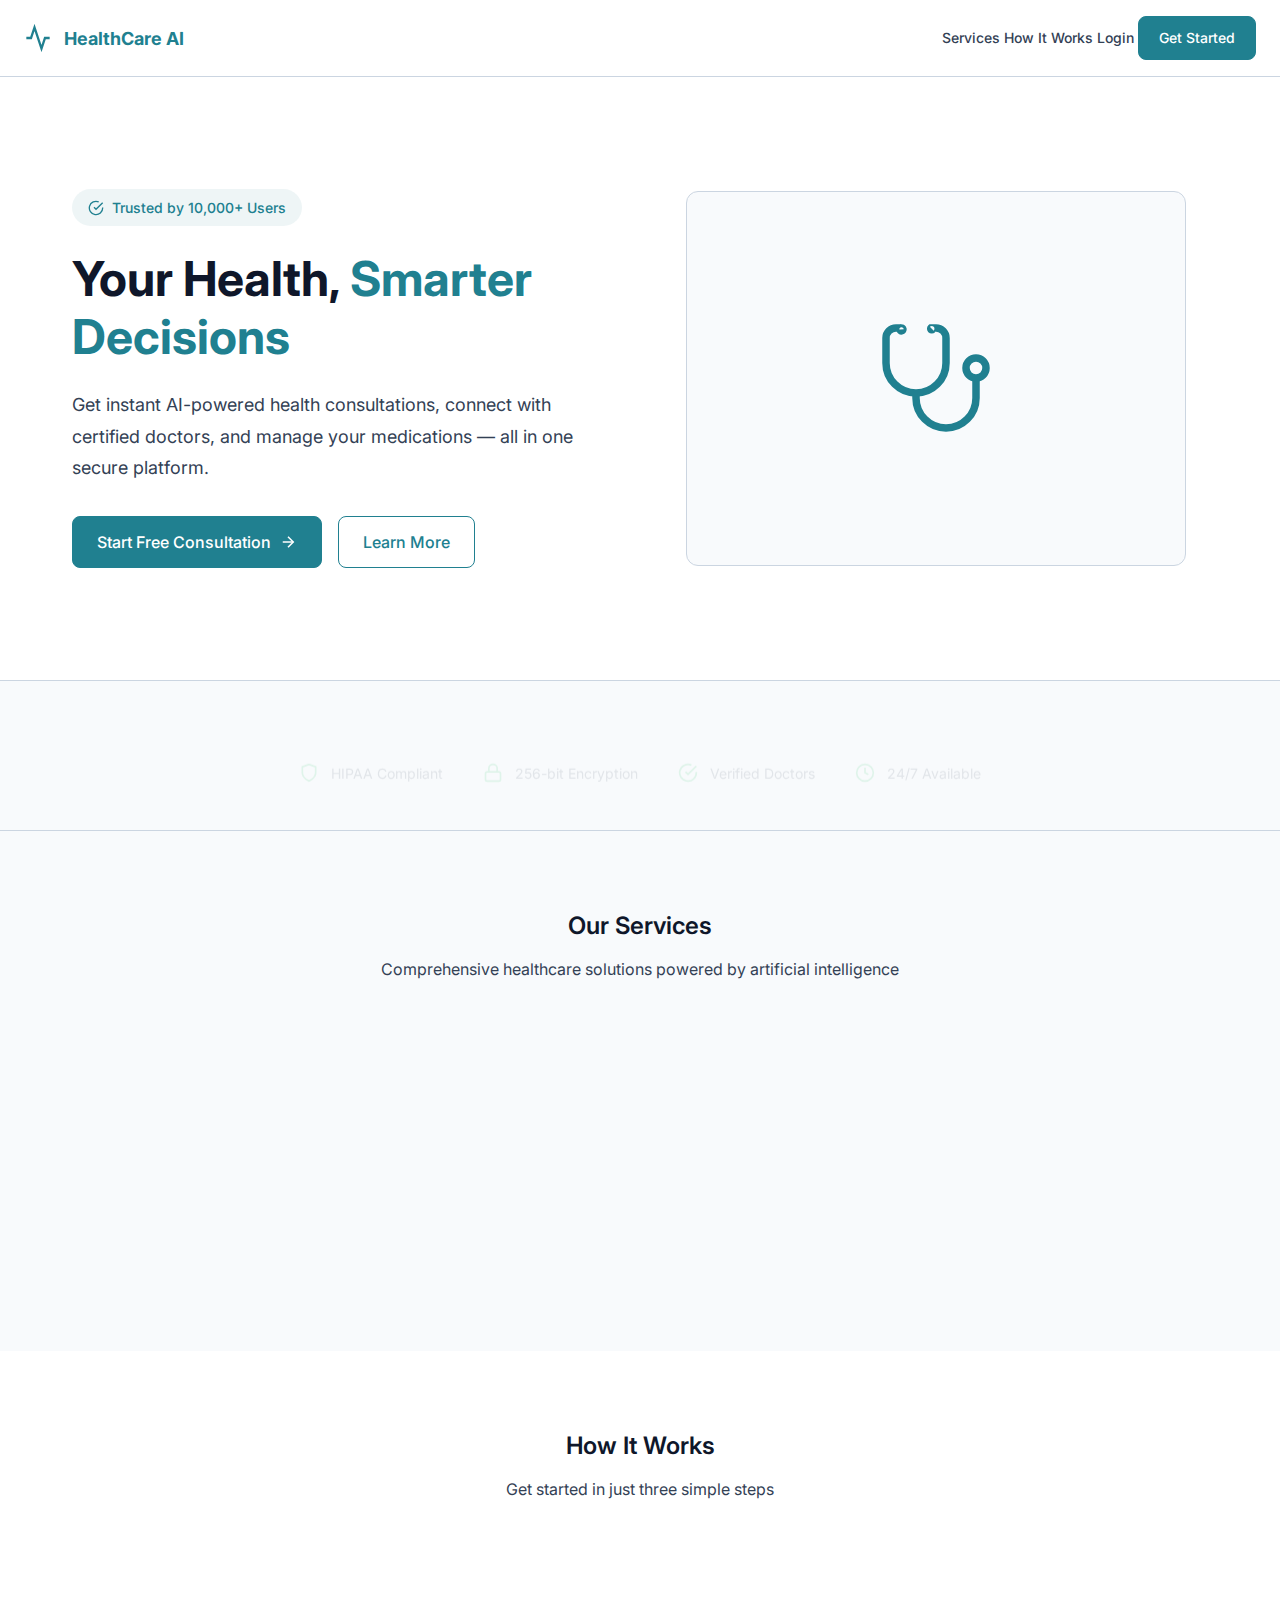
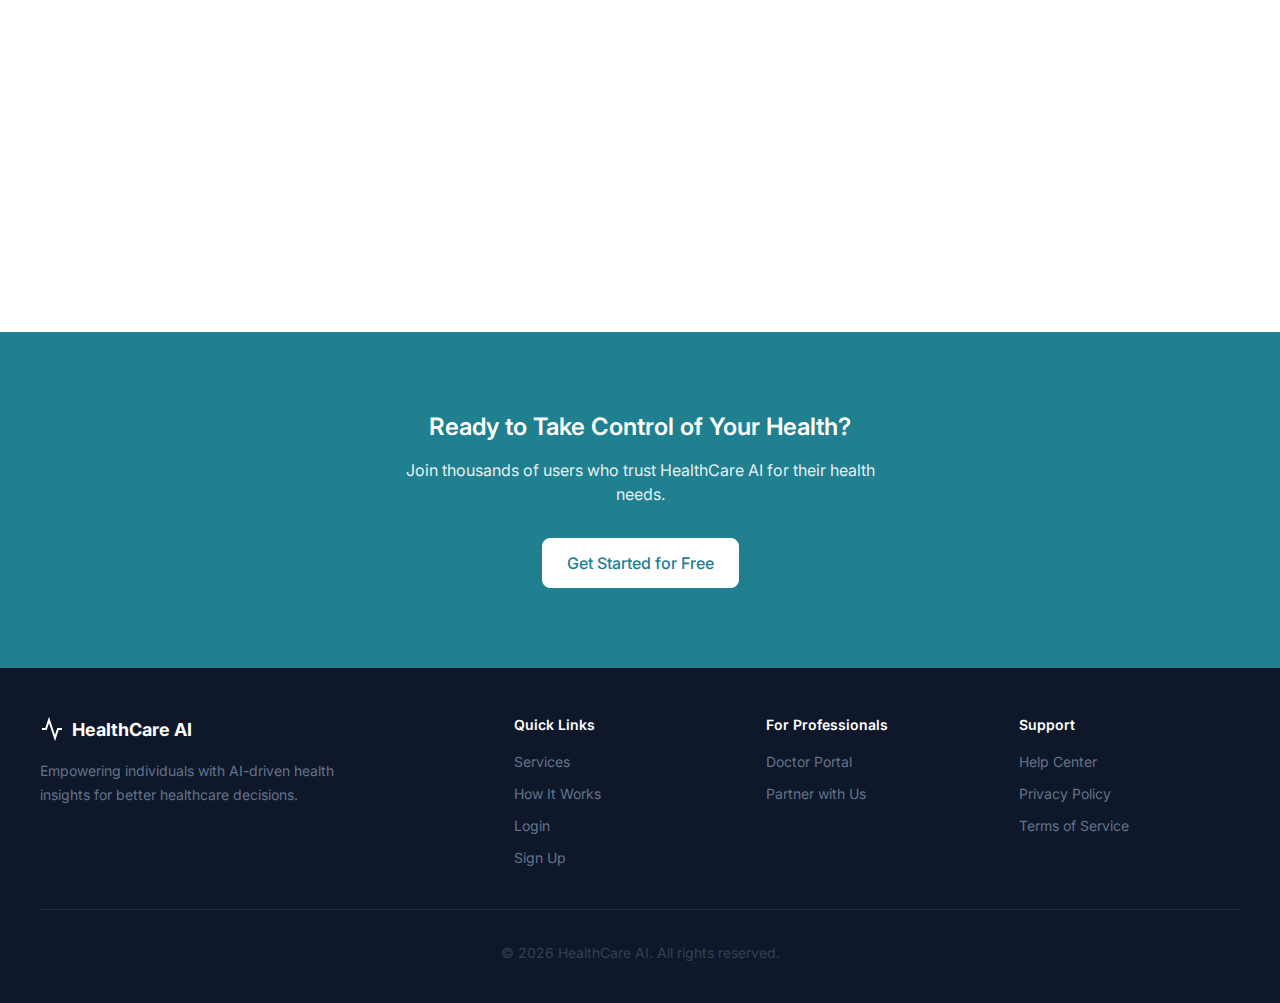
<file: frontend/index.html>
<!DOCTYPE html>
<html lang="en">

<head>
    <meta charset="UTF-8">
    <meta name="viewport" content="width=device-width, initial-scale=1.0">
    <meta name="description" content="HealthCare AI - AI-powered health consultations">
    <title>HealthCare AI</title>
    <meta http-equiv="refresh" content="0; url=pages/landing.html">
    <style>
        body {
            font-family: 'Inter', -apple-system, BlinkMacSystemFont, sans-serif;
            display: flex;
            justify-content: center;
            align-items: center;
            min-height: 100vh;
            margin: 0;
            background: #FFFFFF;
            color: #208090;
        }

        .loading {
            text-align: center;
        }

        .loading h1 {
            font-size: 2rem;
            margin-bottom: 1rem;
            color: #208090;
        }

        .loading p {
            opacity: 0.7;
            color: #334155;
        }

        .loader {
            width: 40px;
            height: 40px;
            border: 3px solid rgba(32, 128, 144, 0.2);
            border-top-color: #208090;
            border-radius: 50%;
            animation: spin 1s linear infinite;
            margin: 1rem auto;
        }

        @keyframes spin {
            to {
                transform: rotate(360deg);
            }
        }
    </style>
</head>

<body>
    <div class="loading">
        <h1>🏥 HealthCare AI</h1>
        <div class="loader"></div>
        <p>Redirecting to application...</p>
        <p><a href="pages/landing.html" style="color: #208090;">Click here if not redirected</a></p>
    </div>
</body>

</html>
</file>
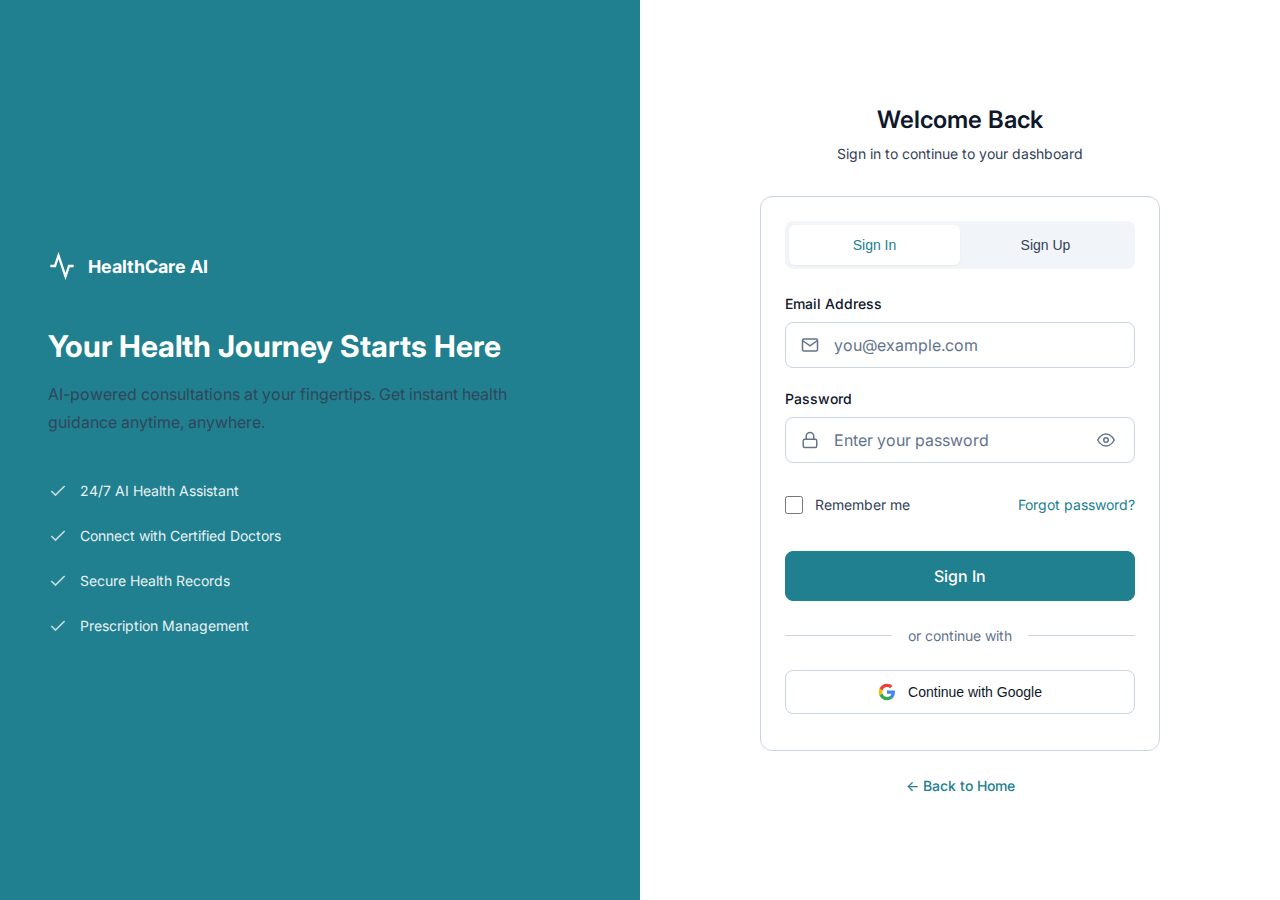
<file: frontend/pages/index.html>
<!DOCTYPE html>
<html lang="en">

<head>
    <meta charset="UTF-8">
    <meta name="viewport" content="width=device-width, initial-scale=1.0">
    <meta name="description" content="Login or sign up for HealthCare AI - AI-powered health consultations">
    <title>Login - HealthCare AI</title>

    <!-- Fonts -->
    <link rel="preconnect" href="https://fonts.googleapis.com">
    <link rel="preconnect" href="https://fonts.gstatic.com" crossorigin>
    <link href="https://fonts.googleapis.com/css2?family=Inter:wght@400;500;600;700&display=swap" rel="stylesheet">

    <!-- Styles -->
    <link rel="stylesheet" href="../css/style.css">
    <link rel="stylesheet" href="../css/components.css">
    <link rel="stylesheet" href="../css/responsive.css">

    <style>
        .auth-page {
            min-height: 100vh;
            display: flex;
        }

        /* Left Panel - Branding */
        .auth-brand {
            display: none;
            width: 50%;
            background: var(--color-primary);
            padding: var(--space-12);
            color: var(--color-white);
            position: relative;
        }

        .brand-content {
            position: relative;
            z-index: 1;
            height: 100%;
            display: flex;
            flex-direction: column;
            justify-content: center;
            max-width: 480px;
        }

        .brand-logo {
            display: flex;
            align-items: center;
            gap: var(--space-3);
            font-size: var(--font-size-lg);
            font-weight: var(--font-weight-bold);
            margin-bottom: var(--space-12);
        }

        .brand-title {
            font-size: var(--font-size-3xl);
            font-weight: var(--font-weight-bold);
            margin-bottom: var(--space-4);
            line-height: 1.2;
            color: var(--color-white);
        }

        .brand-subtitle {
            font-size: var(--font-size-base);
            opacity: 0.9;
            margin-bottom: var(--space-8);
            line-height: var(--line-height-relaxed);
        }

        .brand-features {
            list-style: none;
        }

        .brand-features li {
            display: flex;
            align-items: center;
            gap: var(--space-3);
            padding: var(--space-3) 0;
            font-size: var(--font-size-sm);
            opacity: 0.9;
        }

        .brand-features svg {
            flex-shrink: 0;
            opacity: 0.8;
        }

        /* Right Panel - Form */
        .auth-form-panel {
            width: 100%;
            padding: var(--space-8) var(--space-6);
            display: flex;
            flex-direction: column;
            justify-content: center;
            background: var(--color-white);
        }

        .auth-form-container {
            width: 100%;
            max-width: 400px;
            margin: 0 auto;
        }

        .auth-header {
            text-align: center;
            margin-bottom: var(--space-8);
        }

        .auth-mobile-logo {
            display: flex;
            align-items: center;
            justify-content: center;
            gap: var(--space-2);
            font-size: var(--font-size-lg);
            font-weight: var(--font-weight-bold);
            color: var(--color-primary);
            margin-bottom: var(--space-6);
        }

        .auth-title {
            font-size: var(--font-size-2xl);
            margin-bottom: var(--space-2);
        }

        .auth-subtitle {
            color: var(--color-text-light);
            font-size: var(--font-size-sm);
            margin: 0;
        }

        /* Form Card */
        .auth-card {
            background: var(--color-white);
            padding: var(--space-6);
            border: 1px solid var(--color-border);
            border-radius: var(--radius-xl);
        }

        /* Tabs */
        .auth-tabs {
            display: flex;
            margin-bottom: var(--space-6);
            background: var(--color-bg-muted);
            border-radius: var(--radius-lg);
            padding: 4px;
        }

        .auth-tab {
            flex: 1;
            padding: var(--space-3);
            text-align: center;
            font-size: var(--font-size-sm);
            font-weight: var(--font-weight-medium);
            color: var(--color-text-light);
            background: transparent;
            border: none;
            border-radius: var(--radius-md);
            cursor: pointer;
            transition: all var(--transition-fast);
        }

        .auth-tab.active {
            background: var(--color-white);
            color: var(--color-primary);
            box-shadow: var(--shadow-sm);
        }

        /* Forms */
        .auth-form {
            display: none;
        }

        .auth-form.active {
            display: block;
            animation: fadeIn var(--transition-normal) ease-out;
        }

        .password-toggle {
            position: absolute;
            right: var(--space-3);
            top: 50%;
            transform: translateY(-50%);
            background: transparent;
            border: none;
            color: var(--color-text-muted);
            cursor: pointer;
            padding: var(--space-2);
            display: flex;
            align-items: center;
        }

        .password-toggle:hover {
            color: var(--color-text-light);
        }

        /* Social Login */
        .social-login {
            margin-top: var(--space-6);
        }

        .btn-social {
            width: 100%;
            padding: var(--space-3) var(--space-4);
            background: var(--color-white);
            border: 1px solid var(--color-border);
            border-radius: var(--radius-lg);
            display: flex;
            align-items: center;
            justify-content: center;
            gap: var(--space-3);
            font-size: var(--font-size-sm);
            font-weight: var(--font-weight-medium);
            color: var(--color-text);
            cursor: pointer;
            transition: all var(--transition-fast);
            margin-bottom: var(--space-3);
        }

        .btn-social:hover {
            background: var(--color-bg-subtle);
            border-color: var(--color-border);
        }

        /* Links */
        .auth-links {
            text-align: center;
            margin-top: var(--space-6);
            font-size: var(--font-size-sm);
            color: var(--color-text-light);
        }

        .auth-links a {
            color: var(--color-primary);
            font-weight: var(--font-weight-medium);
        }

        /* Role Selection */
        .role-selection {
            display: flex;
            gap: var(--space-3);
            margin-bottom: var(--space-4);
        }

        .role-option {
            flex: 1;
            padding: var(--space-4);
            border: 1px solid var(--color-border);
            border-radius: var(--radius-lg);
            text-align: center;
            cursor: pointer;
            transition: all var(--transition-fast);
        }

        .role-option:hover {
            border-color: var(--color-primary);
        }

        .role-option.selected {
            border-color: var(--color-primary);
            background: var(--color-primary-bg);
        }

        .role-option input {
            display: none;
        }

        .role-icon {
            width: 40px;
            height: 40px;
            margin: 0 auto var(--space-2);
            display: flex;
            align-items: center;
            justify-content: center;
            background: var(--color-bg-muted);
            border-radius: var(--radius-full);
            color: var(--color-text-light);
        }

        .role-option.selected .role-icon {
            background: var(--color-primary);
            color: var(--color-white);
        }

        .role-label {
            font-size: var(--font-size-sm);
            font-weight: var(--font-weight-medium);
            color: var(--color-text);
        }

        /* Password Strength */
        .password-strength {
            margin-top: var(--space-2);
        }

        .strength-bar {
            height: 4px;
            background: var(--color-bg-muted);
            border-radius: var(--radius-full);
            overflow: hidden;
            margin-bottom: var(--space-1);
        }

        .strength-fill {
            height: 100%;
            width: 0;
            transition: all var(--transition-fast);
        }

        .strength-fill.weak {
            width: 33%;
            background: var(--color-danger);
        }

        .strength-fill.medium {
            width: 66%;
            background: var(--color-warning);
        }

        .strength-fill.strong {
            width: 100%;
            background: var(--color-success);
        }

        .strength-text {
            font-size: var(--font-size-xs);
            color: var(--color-text-muted);
        }

        /* Responsive */
        @media (min-width: 1024px) {
            .auth-brand {
                display: flex;
                align-items: center;
            }

            .auth-form-panel {
                width: 50%;
            }

            .auth-mobile-logo {
                display: none;
            }
        }
    </style>
</head>

<body>
    <div class="auth-page">
        <!-- Left Panel - Branding -->
        <div class="auth-brand">
            <div class="brand-content">
                <div class="brand-logo">
                    <svg width="28" height="28" viewBox="0 0 24 24" fill="none" stroke="currentColor" stroke-width="2">
                        <path d="M22 12h-4l-3 9L9 3l-3 9H2" />
                    </svg>
                    HealthCare AI
                </div>

                <h1 class="brand-title">Your Health Journey Starts Here</h1>
                <p class="brand-subtitle">AI-powered consultations at your fingertips. Get instant health guidance
                    anytime, anywhere.</p>

                <ul class="brand-features">
                    <li>
                        <svg width="20" height="20" viewBox="0 0 24 24" fill="none" stroke="currentColor"
                            stroke-width="2">
                            <polyline points="20 6 9 17 4 12"></polyline>
                        </svg>
                        24/7 AI Health Assistant
                    </li>
                    <li>
                        <svg width="20" height="20" viewBox="0 0 24 24" fill="none" stroke="currentColor"
                            stroke-width="2">
                            <polyline points="20 6 9 17 4 12"></polyline>
                        </svg>
                        Connect with Certified Doctors
                    </li>
                    <li>
                        <svg width="20" height="20" viewBox="0 0 24 24" fill="none" stroke="currentColor"
                            stroke-width="2">
                            <polyline points="20 6 9 17 4 12"></polyline>
                        </svg>
                        Secure Health Records
                    </li>
                    <li>
                        <svg width="20" height="20" viewBox="0 0 24 24" fill="none" stroke="currentColor"
                            stroke-width="2">
                            <polyline points="20 6 9 17 4 12"></polyline>
                        </svg>
                        Prescription Management
                    </li>
                </ul>
            </div>
        </div>

        <!-- Right Panel - Form -->
        <div class="auth-form-panel">
            <div class="auth-form-container">
                <div class="auth-header">
                    <div class="auth-mobile-logo">
                        <svg width="24" height="24" viewBox="0 0 24 24" fill="none" stroke="currentColor"
                            stroke-width="2">
                            <path d="M22 12h-4l-3 9L9 3l-3 9H2" />
                        </svg>
                        HealthCare AI
                    </div>
                    <h2 class="auth-title">Welcome Back</h2>
                    <p class="auth-subtitle">Sign in to continue to your dashboard</p>
                </div>

                <div class="auth-card">
                    <!-- Tabs -->
                    <div class="auth-tabs">
                        <button class="auth-tab active" data-tab="login">Sign In</button>
                        <button class="auth-tab" data-tab="signup">Sign Up</button>
                    </div>

                    <!-- Login Form -->
                    <form class="auth-form active" id="login-form" data-form="login">
                        <div class="form-group">
                            <label class="form-label" for="login-email">Email Address</label>
                            <div class="input-group">
                                <span class="input-icon">
                                    <svg width="18" height="18" viewBox="0 0 24 24" fill="none" stroke="currentColor"
                                        stroke-width="2">
                                        <path
                                            d="M4 4h16c1.1 0 2 .9 2 2v12c0 1.1-.9 2-2 2H4c-1.1 0-2-.9-2-2V6c0-1.1.9-2 2-2z" />
                                        <polyline points="22,6 12,13 2,6" />
                                    </svg>
                                </span>
                                <input type="email" id="login-email" class="form-input" placeholder="you@example.com"
                                    required>
                            </div>
                        </div>

                        <div class="form-group">
                            <label class="form-label" for="login-password">Password</label>
                            <div class="input-group">
                                <span class="input-icon">
                                    <svg width="18" height="18" viewBox="0 0 24 24" fill="none" stroke="currentColor"
                                        stroke-width="2">
                                        <rect x="3" y="11" width="18" height="11" rx="2" ry="2" />
                                        <path d="M7 11V7a5 5 0 0 1 10 0v4" />
                                    </svg>
                                </span>
                                <input type="password" id="login-password" class="form-input"
                                    placeholder="Enter your password" required>
                                <button type="button" class="password-toggle" data-target="login-password">
                                    <svg width="18" height="18" viewBox="0 0 24 24" fill="none" stroke="currentColor"
                                        stroke-width="2">
                                        <path d="M1 12s4-8 11-8 11 8 11 8-4 8-11 8-11-8-11-8z" />
                                        <circle cx="12" cy="12" r="3" />
                                    </svg>
                                </button>
                            </div>
                        </div>

                        <div class="flex justify-between items-center mb-6">
                            <label class="form-check">
                                <input type="checkbox" class="form-check-input">
                                <span class="form-check-label">Remember me</span>
                            </label>
                            <a href="#" class="text-sm text-primary">Forgot password?</a>
                        </div>

                        <button type="submit" class="btn btn-primary btn-full btn-lg">
                            Sign In
                        </button>

                        <div class="divider mt-6">or continue with</div>

                        <div class="social-login">
                            <button type="button" class="btn-social">
                                <svg width="18" height="18" viewBox="0 0 24 24">
                                    <path fill="#4285F4"
                                        d="M22.56 12.25c0-.78-.07-1.53-.2-2.25H12v4.26h5.92c-.26 1.37-1.04 2.53-2.21 3.31v2.77h3.57c2.08-1.92 3.28-4.74 3.28-8.09z" />
                                    <path fill="#34A853"
                                        d="M12 23c2.97 0 5.46-.98 7.28-2.66l-3.57-2.77c-.98.66-2.23 1.06-3.71 1.06-2.86 0-5.29-1.93-6.16-4.53H2.18v2.84C3.99 20.53 7.7 23 12 23z" />
                                    <path fill="#FBBC05"
                                        d="M5.84 14.09c-.22-.66-.35-1.36-.35-2.09s.13-1.43.35-2.09V7.07H2.18C1.43 8.55 1 10.22 1 12s.43 3.45 1.18 4.93l2.85-2.22.81-.62z" />
                                    <path fill="#EA4335"
                                        d="M12 5.38c1.62 0 3.06.56 4.21 1.64l3.15-3.15C17.45 2.09 14.97 1 12 1 7.7 1 3.99 3.47 2.18 7.07l3.66 2.84c.87-2.6 3.3-4.53 6.16-4.53z" />
                                </svg>
                                Continue with Google
                            </button>
                        </div>
                    </form>

                    <!-- Signup Form -->
                    <form class="auth-form" id="signup-form" data-form="signup">
                        <div class="form-group">
                            <label class="form-label">I am a</label>
                            <div class="role-selection">
                                <label class="role-option selected">
                                    <input type="radio" name="role" value="patient" checked>
                                    <div class="role-icon">
                                        <svg width="20" height="20" viewBox="0 0 24 24" fill="none"
                                            stroke="currentColor" stroke-width="2">
                                            <path d="M20 21v-2a4 4 0 0 0-4-4H8a4 4 0 0 0-4 4v2" />
                                            <circle cx="12" cy="7" r="4" />
                                        </svg>
                                    </div>
                                    <div class="role-label">Patient</div>
                                </label>
                                <label class="role-option">
                                    <input type="radio" name="role" value="doctor">
                                    <div class="role-icon">
                                        <svg width="20" height="20" viewBox="0 0 24 24" fill="none"
                                            stroke="currentColor" stroke-width="2">
                                            <path d="M16 21v-2a4 4 0 0 0-4-4H5a4 4 0 0 0-4 4v2" />
                                            <circle cx="8.5" cy="7" r="4" />
                                            <line x1="20" y1="8" x2="20" y2="14" />
                                            <line x1="23" y1="11" x2="17" y2="11" />
                                        </svg>
                                    </div>
                                    <div class="role-label">Doctor</div>
                                </label>
                            </div>
                        </div>

                        <div class="form-group">
                            <label class="form-label" for="signup-name">Full Name</label>
                            <input type="text" id="signup-name" class="form-input" placeholder="John Doe" required>
                        </div>

                        <div class="form-group">
                            <label class="form-label" for="signup-email">Email Address</label>
                            <input type="email" id="signup-email" class="form-input" placeholder="you@example.com"
                                required>
                        </div>

                        <div class="form-group">
                            <label class="form-label" for="signup-phone">Phone Number</label>
                            <input type="tel" id="signup-phone" class="form-input" placeholder="+91 98765 43210">
                        </div>

                        <div class="form-group">
                            <label class="form-label" for="signup-password">Password</label>
                            <div class="input-group">
                                <input type="password" id="signup-password" class="form-input"
                                    placeholder="Create a strong password" required>
                                <button type="button" class="password-toggle" data-target="signup-password">
                                    <svg width="18" height="18" viewBox="0 0 24 24" fill="none" stroke="currentColor"
                                        stroke-width="2">
                                        <path d="M1 12s4-8 11-8 11 8 11 8-4 8-11 8-11-8-11-8z" />
                                        <circle cx="12" cy="12" r="3" />
                                    </svg>
                                </button>
                            </div>
                            <div class="password-strength">
                                <div class="strength-bar">
                                    <div class="strength-fill" id="strength-fill"></div>
                                </div>
                                <span class="strength-text" id="strength-text">Enter a password</span>
                            </div>
                        </div>

                        <label class="form-check mb-6">
                            <input type="checkbox" class="form-check-input" required>
                            <span class="form-check-label">I agree to the <a href="#">Terms of Service</a> and
                                <a href="#">Privacy Policy</a></span>
                        </label>

                        <button type="submit" class="btn btn-primary btn-full btn-lg">
                            Create Account
                        </button>
                    </form>
                </div>

                <div class="auth-links">
                    <a href="landing.html">← Back to Home</a>
                </div>
            </div>
        </div>
    </div>

    <script src="../js/auth.js"></script>
    <script>
        // Tab switching
        document.querySelectorAll('.auth-tab').forEach(tab => {
            tab.addEventListener('click', () => {
                const targetForm = tab.dataset.tab;

                // Update tabs
                document.querySelectorAll('.auth-tab').forEach(t => t.classList.remove('active'));
                tab.classList.add('active');

                // Update forms
                document.querySelectorAll('.auth-form').forEach(f => f.classList.remove('active'));
                document.querySelector(`[data-form="${targetForm}"]`).classList.add('active');

                // Update header
                const header = document.querySelector('.auth-header');
                if (targetForm === 'login') {
                    header.querySelector('.auth-title').textContent = 'Welcome Back';
                    header.querySelector('.auth-subtitle').textContent = 'Sign in to continue to your dashboard';
                } else {
                    header.querySelector('.auth-title').textContent = 'Create Account';
                    header.querySelector('.auth-subtitle').textContent = 'Start your health journey today';
                }
            });
        });

        // Password toggle
        document.querySelectorAll('.password-toggle').forEach(toggle => {
            toggle.addEventListener('click', () => {
                const targetId = toggle.dataset.target;
                const input = document.getElementById(targetId);
                input.type = input.type === 'password' ? 'text' : 'password';
            });
        });

        // Role selection
        document.querySelectorAll('.role-option').forEach(option => {
            option.addEventListener('click', () => {
                document.querySelectorAll('.role-option').forEach(o => o.classList.remove('selected'));
                option.classList.add('selected');
            });
        });

        // Password strength
        const passwordInput = document.getElementById('signup-password');
        const strengthFill = document.getElementById('strength-fill');
        const strengthText = document.getElementById('strength-text');

        passwordInput?.addEventListener('input', (e) => {
            const password = e.target.value;
            let strength = 0;

            if (password.length >= 8) strength++;
            if (/[A-Z]/.test(password)) strength++;
            if (/[0-9]/.test(password)) strength++;
            if (/[^A-Za-z0-9]/.test(password)) strength++;

            strengthFill.className = 'strength-fill';
            if (strength <= 1) {
                strengthFill.classList.add('weak');
                strengthText.textContent = 'Weak password';
            } else if (strength <= 2) {
                strengthFill.classList.add('medium');
                strengthText.textContent = 'Medium strength';
            } else {
                strengthFill.classList.add('strong');
                strengthText.textContent = 'Strong password';
            }
        });

        // Check for hash to switch tabs
        if (window.location.hash === '#signup') {
            document.querySelector('[data-tab="signup"]').click();
        }
    </script>
</body>

</html>
</file>
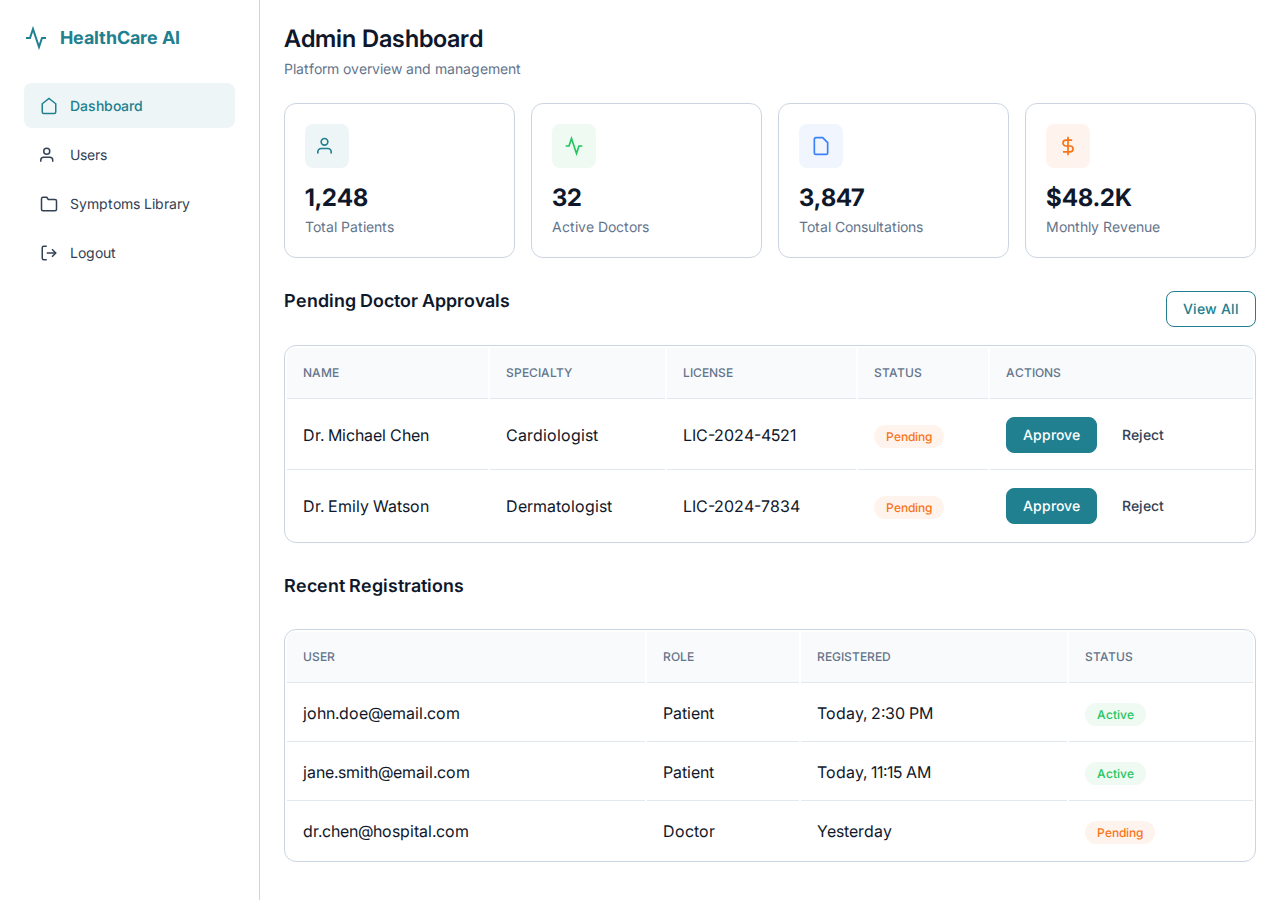
<file: frontend/pages/admin.html>
<!DOCTYPE html>
<html lang="en">

<head>
    <meta charset="UTF-8">
    <meta name="viewport" content="width=device-width, initial-scale=1.0">
    <title>Admin Dashboard - HealthCare AI</title>
    <link href="https://fonts.googleapis.com/css2?family=Inter:wght@400;500;600;700&display=swap" rel="stylesheet">
    <link rel="stylesheet" href="../css/style.css">
    <link rel="stylesheet" href="../css/components.css">
    <link rel="stylesheet" href="../css/responsive.css">
    <style>
        .admin-page {
            display: flex;
            min-height: 100vh;
            background: var(--color-white);
        }

        .sidebar {
            width: 260px;
            background: var(--color-white);
            border-right: 1px solid var(--color-border);
            padding: var(--space-6);
            position: fixed;
            top: 0;
            bottom: 0;
            overflow-y: auto;
        }

        .sidebar-logo {
            display: flex;
            align-items: center;
            gap: var(--space-3);
            font-size: var(--font-size-lg);
            font-weight: var(--font-weight-bold);
            color: var(--color-primary);
            margin-bottom: var(--space-8);
            text-decoration: none;
        }

        .sidebar-nav {
            list-style: none;
        }

        .sidebar-item {
            margin-bottom: var(--space-1);
        }

        .sidebar-link {
            display: flex;
            align-items: center;
            gap: var(--space-3);
            padding: var(--space-3) var(--space-4);
            color: var(--color-text-light);
            text-decoration: none;
            border-radius: var(--radius-lg);
            font-size: var(--font-size-sm);
        }

        .sidebar-link:hover {
            background: var(--color-bg-subtle);
            color: var(--color-text);
        }

        .sidebar-link.active {
            background: var(--color-primary-bg);
            color: var(--color-primary);
        }

        .main-content {
            flex: 1;
            margin-left: 260px;
            padding: var(--space-6);
        }

        .page-header {
            margin-bottom: var(--space-6);
        }

        .page-title {
            font-size: var(--font-size-2xl);
            margin-bottom: var(--space-1);
        }

        .page-subtitle {
            color: var(--color-text-muted);
            font-size: var(--font-size-sm);
        }

        .stats-grid {
            display: grid;
            grid-template-columns: repeat(auto-fit, minmax(200px, 1fr));
            gap: var(--space-4);
            margin-bottom: var(--space-8);
        }

        .stat-card {
            background: var(--color-white);
            border: 1px solid var(--color-border);
            border-radius: var(--radius-xl);
            padding: var(--space-5);
        }

        .stat-icon {
            width: 44px;
            height: 44px;
            border-radius: var(--radius-lg);
            display: flex;
            align-items: center;
            justify-content: center;
            margin-bottom: var(--space-3);
        }

        .stat-icon.patients {
            background: var(--color-primary-bg);
            color: var(--color-primary);
        }

        .stat-icon.doctors {
            background: var(--color-success-bg);
            color: var(--color-success);
        }

        .stat-icon.consultations {
            background: var(--color-info-bg);
            color: var(--color-info);
        }

        .stat-icon.revenue {
            background: var(--color-warning-bg);
            color: var(--color-warning);
        }

        .stat-value {
            font-size: var(--font-size-2xl);
            font-weight: var(--font-weight-bold);
        }

        .stat-label {
            font-size: var(--font-size-sm);
            color: var(--color-text-muted);
        }

        .section {
            margin-bottom: var(--space-8);
        }

        .section-header {
            display: flex;
            justify-content: space-between;
            align-items: center;
            margin-bottom: var(--space-4);
        }

        .section-title {
            font-size: var(--font-size-lg);
            font-weight: var(--font-weight-semibold);
        }

        .data-table {
            width: 100%;
            background: var(--color-white);
            border: 1px solid var(--color-border);
            border-radius: var(--radius-xl);
            overflow: hidden;
        }

        .data-table th,
        .data-table td {
            padding: var(--space-4);
            text-align: left;
            border-bottom: 1px solid var(--color-border-light);
        }

        .data-table th {
            background: var(--color-bg-subtle);
            font-size: var(--font-size-xs);
            font-weight: var(--font-weight-medium);
            color: var(--color-text-muted);
            text-transform: uppercase;
        }

        .data-table tbody tr:last-child td {
            border-bottom: none;
        }

        .data-table tbody tr:hover {
            background: var(--color-bg-subtle);
        }

        .status-badge {
            padding: var(--space-1) var(--space-3);
            border-radius: var(--radius-full);
            font-size: var(--font-size-xs);
            font-weight: var(--font-weight-medium);
        }

        .status-badge.pending {
            background: var(--color-warning-bg);
            color: var(--color-warning);
        }

        .status-badge.approved {
            background: var(--color-success-bg);
            color: var(--color-success);
        }

        .status-badge.rejected {
            background: var(--color-danger-bg);
            color: var(--color-danger);
        }

        .action-btns {
            display: flex;
            gap: var(--space-2);
        }

        @media (max-width: 1023px) {
            .sidebar {
                display: none;
            }

            .main-content {
                margin-left: 0;
            }
        }
    </style>
</head>

<body>
    <div class="admin-page">
        <aside class="sidebar">
            <a href="landing.html" class="sidebar-logo">
                <svg width="24" height="24" viewBox="0 0 24 24" fill="none" stroke="currentColor" stroke-width="2">
                    <path d="M22 12h-4l-3 9L9 3l-3 9H2" />
                </svg>
                HealthCare AI
            </a>
            <ul class="sidebar-nav">
                <li class="sidebar-item">
                    <a href="admin.html" class="sidebar-link active">
                        <svg width="18" height="18" viewBox="0 0 24 24" fill="none" stroke="currentColor"
                            stroke-width="2">
                            <path d="M3 9l9-7 9 7v11a2 2 0 0 1-2 2H5a2 2 0 0 1-2-2z" />
                        </svg>
                        Dashboard
                    </a>
                </li>
                <li class="sidebar-item">
                    <a href="#" class="sidebar-link">
                        <svg width="18" height="18" viewBox="0 0 24 24" fill="none" stroke="currentColor"
                            stroke-width="2">
                            <path d="M17 21v-2a4 4 0 0 0-4-4H5a4 4 0 0 0-4 4v2" />
                            <circle cx="9" cy="7" r="4" />
                        </svg>
                        Users
                    </a>
                </li>
                <li class="sidebar-item">
                    <a href="#" class="sidebar-link">
                        <svg width="18" height="18" viewBox="0 0 24 24" fill="none" stroke="currentColor"
                            stroke-width="2">
                            <path d="M22 19a2 2 0 0 1-2 2H4a2 2 0 0 1-2-2V5a2 2 0 0 1 2-2h5l2 3h9a2 2 0 0 1 2 2z" />
                        </svg>
                        Symptoms Library
                    </a>
                </li>
                <li class="sidebar-item">
                    <a href="index.html" class="sidebar-link">
                        <svg width="18" height="18" viewBox="0 0 24 24" fill="none" stroke="currentColor"
                            stroke-width="2">
                            <path d="M9 21H5a2 2 0 0 1-2-2V5a2 2 0 0 1 2-2h4" />
                            <polyline points="16 17 21 12 16 7" />
                            <line x1="21" y1="12" x2="9" y2="12" />
                        </svg>
                        Logout
                    </a>
                </li>
            </ul>
        </aside>

        <main class="main-content">
            <div class="page-header">
                <h1 class="page-title">Admin Dashboard</h1>
                <p class="page-subtitle">Platform overview and management</p>
            </div>

            <div class="stats-grid">
                <div class="stat-card">
                    <div class="stat-icon patients">
                        <svg width="20" height="20" viewBox="0 0 24 24" fill="none" stroke="currentColor"
                            stroke-width="2">
                            <path d="M17 21v-2a4 4 0 0 0-4-4H5a4 4 0 0 0-4 4v2" />
                            <circle cx="9" cy="7" r="4" />
                        </svg>
                    </div>
                    <div class="stat-value">1,248</div>
                    <div class="stat-label">Total Patients</div>
                </div>
                <div class="stat-card">
                    <div class="stat-icon doctors">
                        <svg width="20" height="20" viewBox="0 0 24 24" fill="none" stroke="currentColor"
                            stroke-width="2">
                            <path d="M22 12h-4l-3 9L9 3l-3 9H2" />
                        </svg>
                    </div>
                    <div class="stat-value">32</div>
                    <div class="stat-label">Active Doctors</div>
                </div>
                <div class="stat-card">
                    <div class="stat-icon consultations">
                        <svg width="20" height="20" viewBox="0 0 24 24" fill="none" stroke="currentColor"
                            stroke-width="2">
                            <path d="M14 2H6a2 2 0 0 0-2 2v16a2 2 0 0 0 2 2h12a2 2 0 0 0 2-2V8z" />
                        </svg>
                    </div>
                    <div class="stat-value">3,847</div>
                    <div class="stat-label">Total Consultations</div>
                </div>
                <div class="stat-card">
                    <div class="stat-icon revenue">
                        <svg width="20" height="20" viewBox="0 0 24 24" fill="none" stroke="currentColor"
                            stroke-width="2">
                            <line x1="12" y1="1" x2="12" y2="23" />
                            <path d="M17 5H9.5a3.5 3.5 0 0 0 0 7h5a3.5 3.5 0 0 1 0 7H6" />
                        </svg>
                    </div>
                    <div class="stat-value">$48.2K</div>
                    <div class="stat-label">Monthly Revenue</div>
                </div>
            </div>

            <div class="section">
                <div class="section-header">
                    <h2 class="section-title">Pending Doctor Approvals</h2>
                    <button class="btn btn-secondary btn-sm">View All</button>
                </div>
                <table class="data-table">
                    <thead>
                        <tr>
                            <th>Name</th>
                            <th>Specialty</th>
                            <th>License</th>
                            <th>Status</th>
                            <th>Actions</th>
                        </tr>
                    </thead>
                    <tbody>
                        <tr>
                            <td>Dr. Michael Chen</td>
                            <td>Cardiologist</td>
                            <td>LIC-2024-4521</td>
                            <td><span class="status-badge pending">Pending</span></td>
                            <td>
                                <div class="action-btns">
                                    <button class="btn btn-sm btn-primary">Approve</button>
                                    <button class="btn btn-sm btn-ghost">Reject</button>
                                </div>
                            </td>
                        </tr>
                        <tr>
                            <td>Dr. Emily Watson</td>
                            <td>Dermatologist</td>
                            <td>LIC-2024-7834</td>
                            <td><span class="status-badge pending">Pending</span></td>
                            <td>
                                <div class="action-btns">
                                    <button class="btn btn-sm btn-primary">Approve</button>
                                    <button class="btn btn-sm btn-ghost">Reject</button>
                                </div>
                            </td>
                        </tr>
                    </tbody>
                </table>
            </div>

            <div class="section">
                <div class="section-header">
                    <h2 class="section-title">Recent Registrations</h2>
                </div>
                <table class="data-table">
                    <thead>
                        <tr>
                            <th>User</th>
                            <th>Role</th>
                            <th>Registered</th>
                            <th>Status</th>
                        </tr>
                    </thead>
                    <tbody>
                        <tr>
                            <td>john.doe@email.com</td>
                            <td>Patient</td>
                            <td>Today, 2:30 PM</td>
                            <td><span class="status-badge approved">Active</span></td>
                        </tr>
                        <tr>
                            <td>jane.smith@email.com</td>
                            <td>Patient</td>
                            <td>Today, 11:15 AM</td>
                            <td><span class="status-badge approved">Active</span></td>
                        </tr>
                        <tr>
                            <td>dr.chen@hospital.com</td>
                            <td>Doctor</td>
                            <td>Yesterday</td>
                            <td><span class="status-badge pending">Pending</span></td>
                        </tr>
                    </tbody>
                </table>
            </div>
        </main>
    </div>

    <script src="../js/transitions.js"></script>
</body>

</html>
</file>
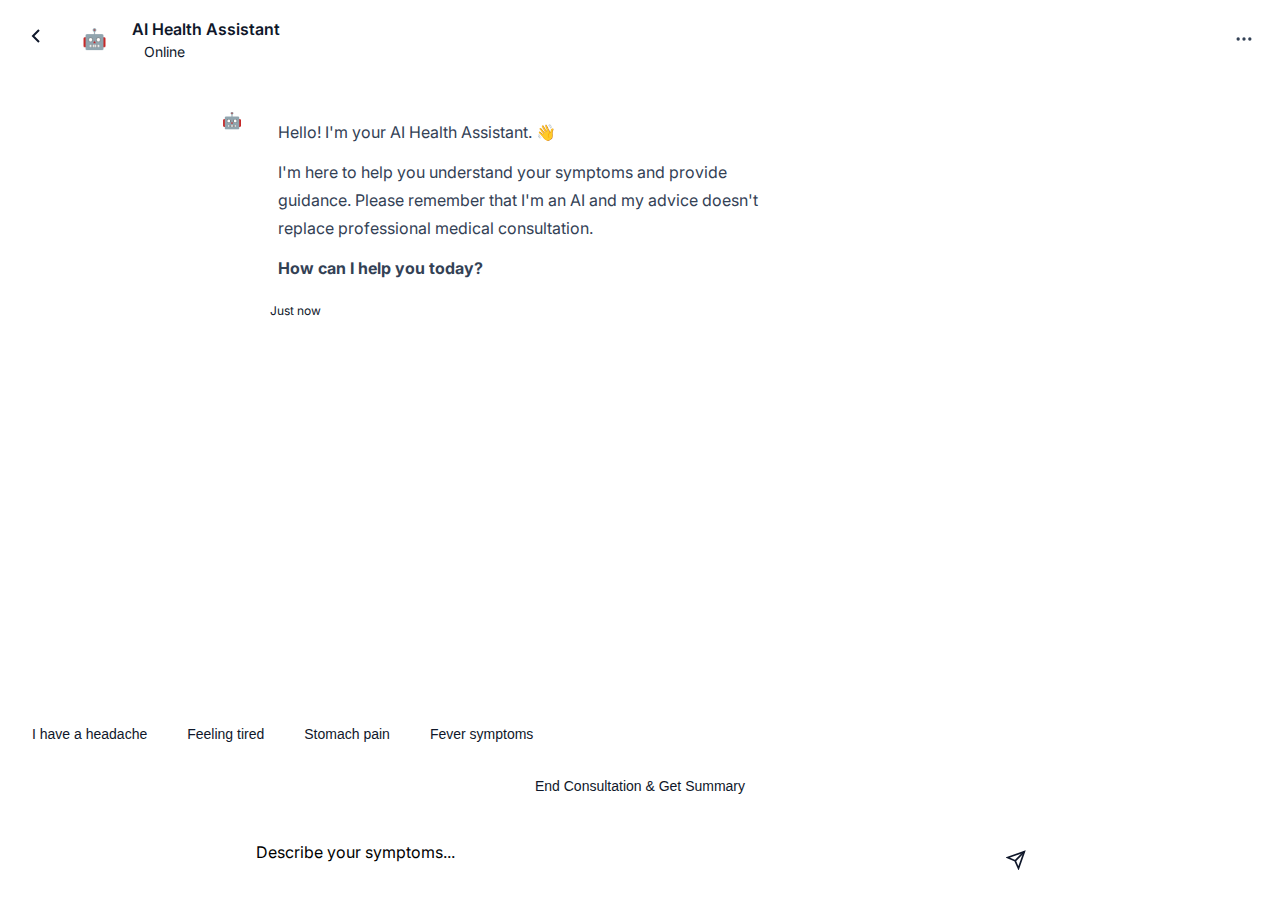
<file: frontend/pages/consultation-chat.html>
<!DOCTYPE html>
<html lang="en">

<head>
    <meta charset="UTF-8">
    <meta name="viewport" content="width=device-width, initial-scale=1.0">
    <title>AI Consultation - HealthCare AI</title>

    <link rel="preconnect" href="https://fonts.googleapis.com">
    <link rel="preconnect" href="https://fonts.gstatic.com" crossorigin>
    <link href="https://fonts.googleapis.com/css2?family=Inter:wght@400;500;600;700&display=swap" rel="stylesheet">

    <link rel="stylesheet" href="../css/style.css">
    <link rel="stylesheet" href="../css/components.css">
    <link rel="stylesheet" href="../css/responsive.css">

    <style>
        .chat-page {
            display: flex;
            flex-direction: column;
            height: 100vh;
            background: var(--gray-50);
        }

        /* Chat Header */
        .chat-header {
            display: flex;
            align-items: center;
            gap: var(--space-4);
            padding: var(--space-4);
            background: var(--white);
            border-bottom: 1px solid var(--gray-100);
            position: sticky;
            top: 0;
            z-index: 10;
        }

        .back-btn {
            padding: var(--space-2);
            background: transparent;
            border: none;
            color: var(--gray-500);
            cursor: pointer;
            border-radius: var(--radius-md);
            transition: all var(--transition-fast);
        }

        .back-btn:hover {
            background: var(--gray-100);
            color: var(--gray-700);
        }

        .chat-avatar {
            width: 44px;
            height: 44px;
            background: linear-gradient(135deg, var(--primary) 0%, #0d9488 100%);
            border-radius: var(--radius-full);
            display: flex;
            align-items: center;
            justify-content: center;
            font-size: 1.25rem;
        }

        .chat-title-section {
            flex: 1;
        }

        .chat-title {
            font-weight: var(--font-weight-semibold);
            color: var(--gray-800);
        }

        .chat-status {
            font-size: var(--font-size-sm);
            color: var(--success);
            display: flex;
            align-items: center;
            gap: var(--space-1);
        }

        .status-dot {
            width: 8px;
            height: 8px;
            background: var(--success);
            border-radius: var(--radius-full);
            animation: pulse 2s infinite;
        }

        .chat-actions {
            display: flex;
            gap: var(--space-2);
        }

        /* Chat Container */
        .chat-container {
            flex: 1;
            overflow-y: auto;
            padding: var(--space-4);
            display: flex;
            flex-direction: column;
            gap: var(--space-4);
        }

        /* Messages */
        .message {
            display: flex;
            gap: var(--space-3);
            max-width: 85%;
            animation: fadeInUp 0.3s ease-out;
        }

        .message.user {
            align-self: flex-end;
            flex-direction: row-reverse;
        }

        .message-avatar {
            width: 36px;
            height: 36px;
            border-radius: var(--radius-full);
            display: flex;
            align-items: center;
            justify-content: center;
            font-size: 1rem;
            flex-shrink: 0;
        }

        .message.ai .message-avatar {
            background: linear-gradient(135deg, var(--primary) 0%, #0d9488 100%);
        }

        .message.user .message-avatar {
            background: var(--gray-200);
        }

        .message-content {
            display: flex;
            flex-direction: column;
            gap: var(--space-1);
        }

        .message-bubble {
            padding: var(--space-4);
            border-radius: var(--radius-xl);
            line-height: var(--line-height-relaxed);
        }

        .message.ai .message-bubble {
            background: var(--white);
            border: 1px solid var(--gray-200);
            border-bottom-left-radius: var(--radius-sm);
            color: var(--gray-800);
        }

        .message.user .message-bubble {
            background: linear-gradient(135deg, var(--primary) 0%, #0d9488 100%);
            color: var(--white);
            border-bottom-right-radius: var(--radius-sm);
        }

        .message-time {
            font-size: var(--font-size-xs);
            color: var(--gray-400);
            padding: 0 var(--space-2);
        }

        .message.user .message-time {
            text-align: right;
        }

        /* Typing Indicator */
        .typing-indicator {
            display: flex;
            align-items: center;
            gap: var(--space-3);
            padding: var(--space-3) 0;
        }

        .typing-indicator .message-avatar {
            width: 36px;
            height: 36px;
        }

        .typing-dots {
            display: flex;
            gap: 4px;
            padding: var(--space-4);
            background: var(--white);
            border: 1px solid var(--gray-200);
            border-radius: var(--radius-xl);
        }

        .typing-dots span {
            width: 8px;
            height: 8px;
            background: var(--gray-400);
            border-radius: var(--radius-full);
            animation: bounce 1.4s infinite ease-in-out;
        }

        .typing-dots span:nth-child(1) {
            animation-delay: 0s;
        }

        .typing-dots span:nth-child(2) {
            animation-delay: 0.2s;
        }

        .typing-dots span:nth-child(3) {
            animation-delay: 0.4s;
        }

        /* Quick Responses */
        .quick-responses {
            display: flex;
            flex-wrap: wrap;
            gap: var(--space-2);
            padding: var(--space-2) var(--space-4);
            background: var(--gray-50);
            border-top: 1px solid var(--gray-100);
        }

        .quick-response {
            padding: var(--space-2) var(--space-4);
            background: var(--white);
            border: 1px solid var(--gray-200);
            border-radius: var(--radius-full);
            font-size: var(--font-size-sm);
            color: var(--gray-600);
            cursor: pointer;
            transition: all var(--transition-fast);
        }

        .quick-response:hover {
            border-color: var(--primary);
            color: var(--primary);
        }

        /* Input Area */
        .chat-input-area {
            padding: var(--space-4);
            background: var(--white);
            border-top: 1px solid var(--gray-100);
        }

        .input-container {
            display: flex;
            align-items: flex-end;
            gap: var(--space-3);
            max-width: 800px;
            margin: 0 auto;
        }

        .input-wrapper {
            flex: 1;
            position: relative;
        }

        .chat-input {
            width: 100%;
            padding: var(--space-3) var(--space-4);
            padding-right: var(--space-12);
            border: 2px solid var(--gray-200);
            border-radius: var(--radius-xl);
            font-size: var(--font-size-base);
            resize: none;
            min-height: 48px;
            max-height: 150px;
            transition: border-color var(--transition-fast);
            font-family: var(--font-family);
        }

        .chat-input:focus {
            outline: none;
            border-color: var(--primary);
        }

        .chat-input::placeholder {
            color: var(--gray-400);
        }

        .send-btn {
            width: 48px;
            height: 48px;
            background: linear-gradient(135deg, var(--primary) 0%, #0d9488 100%);
            border: none;
            border-radius: var(--radius-full);
            color: var(--white);
            cursor: pointer;
            display: flex;
            align-items: center;
            justify-content: center;
            transition: all var(--transition-fast);
            flex-shrink: 0;
        }

        .send-btn:hover {
            transform: scale(1.05);
            box-shadow: var(--shadow-lg);
        }

        .send-btn:disabled {
            opacity: 0.5;
            cursor: not-allowed;
            transform: none;
        }

        /* Risk Alert */
        .risk-alert {
            margin: var(--space-4);
            padding: var(--space-4);
            border-radius: var(--radius-lg);
            display: flex;
            align-items: center;
            gap: var(--space-3);
        }

        .risk-alert.critical {
            background: var(--danger-bg);
            border: 1px solid var(--danger);
        }

        .risk-alert.warning {
            background: var(--warning-bg);
            border: 1px solid var(--warning);
        }

        .risk-alert.safe {
            background: var(--success-bg);
            border: 1px solid var(--success);
        }

        .risk-alert-icon {
            font-size: 1.5rem;
        }

        .risk-alert-content {
            flex: 1;
        }

        .risk-alert-title {
            font-weight: var(--font-weight-semibold);
            margin-bottom: var(--space-1);
        }

        .risk-alert.critical .risk-alert-title {
            color: var(--danger);
        }

        .risk-alert.warning .risk-alert-title {
            color: var(--warning);
        }

        .risk-alert.safe .risk-alert-title {
            color: var(--success);
        }

        .risk-alert-text {
            font-size: var(--font-size-sm);
            color: var(--gray-600);
            margin: 0;
        }

        /* Action Buttons in Chat */
        .chat-actions-group {
            display: flex;
            flex-wrap: wrap;
            gap: var(--space-2);
            margin-top: var(--space-3);
        }

        .chat-action-btn {
            padding: var(--space-2) var(--space-4);
            background: var(--primary-bg);
            color: var(--primary);
            border: 1px solid var(--primary);
            border-radius: var(--radius-lg);
            font-size: var(--font-size-sm);
            font-weight: var(--font-weight-medium);
            cursor: pointer;
            transition: all var(--transition-fast);
        }

        .chat-action-btn:hover {
            background: var(--primary);
            color: var(--white);
        }

        /* End Session Modal */
        .end-session-bar {
            padding: var(--space-3) var(--space-4);
            background: var(--gray-100);
            text-align: center;
        }

        .end-session-bar button {
            padding: var(--space-2) var(--space-4);
            background: transparent;
            border: 1px solid var(--gray-300);
            border-radius: var(--radius-md);
            color: var(--gray-600);
            font-size: var(--font-size-sm);
            cursor: pointer;
            transition: all var(--transition-fast);
        }

        .end-session-bar button:hover {
            background: var(--white);
            border-color: var(--primary);
            color: var(--primary);
        }

        @media (min-width: 768px) {
            .message {
                max-width: 70%;
            }

            .chat-container {
                padding: var(--space-6);
                max-width: 900px;
                margin: 0 auto;
                width: 100%;
            }
        }
    </style>
</head>

<body>
    <div class="chat-page">
        <!-- Chat Header -->
        <div class="chat-header">
            <a href="patient-dashboard.html" class="back-btn">
                <svg width="24" height="24" viewBox="0 0 24 24" fill="none" stroke="currentColor" stroke-width="2">
                    <polyline points="15 18 9 12 15 6"></polyline>
                </svg>
            </a>
            <div class="chat-avatar">🤖</div>
            <div class="chat-title-section">
                <div class="chat-title">AI Health Assistant</div>
                <div class="chat-status">
                    <span class="status-dot"></span>
                    Online
                </div>
            </div>
            <div class="chat-actions">
                <button class="btn btn-ghost btn-icon" title="More options">
                    <svg width="20" height="20" viewBox="0 0 24 24" fill="none" stroke="currentColor" stroke-width="2">
                        <circle cx="12" cy="12" r="1"></circle>
                        <circle cx="19" cy="12" r="1"></circle>
                        <circle cx="5" cy="12" r="1"></circle>
                    </svg>
                </button>
            </div>
        </div>

        <!-- Chat Messages -->
        <div class="chat-container" id="chat-container">
            <!-- AI Welcome Message -->
            <div class="message ai">
                <div class="message-avatar">🤖</div>
                <div class="message-content">
                    <div class="message-bubble">
                        <p style="margin: 0 0 var(--space-3) 0;">Hello! I'm your AI Health Assistant. 👋</p>
                        <p style="margin: 0 0 var(--space-3) 0;">I'm here to help you understand your symptoms and
                            provide guidance. Please remember that I'm an AI and my advice doesn't replace professional
                            medical consultation.</p>
                        <p style="margin: 0;"><strong>How can I help you today?</strong></p>
                    </div>
                    <div class="message-time">Just now</div>
                </div>
            </div>
        </div>

        <!-- Quick Responses -->
        <div class="quick-responses" id="quick-responses">
            <button class="quick-response" onclick="sendQuickResponse('I have a headache')">I have a headache</button>
            <button class="quick-response" onclick="sendQuickResponse('I feel tired and weak')">Feeling tired</button>
            <button class="quick-response" onclick="sendQuickResponse('I have stomach pain')">Stomach pain</button>
            <button class="quick-response" onclick="sendQuickResponse('I have a fever')">Fever symptoms</button>
        </div>

        <!-- End Session -->
        <div class="end-session-bar">
            <button onclick="endSession()">End Consultation & Get Summary</button>
        </div>

        <!-- Input Area -->
        <div class="chat-input-area">
            <div class="input-container">
                <div class="input-wrapper">
                    <textarea class="chat-input" id="chat-input" placeholder="Describe your symptoms..."
                        rows="1"></textarea>
                </div>
                <button class="send-btn" id="send-btn" onclick="sendMessage()">
                    <svg width="20" height="20" viewBox="0 0 24 24" fill="none" stroke="currentColor" stroke-width="2">
                        <line x1="22" y1="2" x2="11" y2="13"></line>
                        <polygon points="22 2 15 22 11 13 2 9 22 2"></polygon>
                    </svg>
                </button>
            </div>
        </div>
    </div>

    <script src="../js/api.js"></script>
    <script src="../js/chat.js"></script>
    <script>
        const chatContainer = document.getElementById('chat-container');
        const chatInput = document.getElementById('chat-input');
        const sendBtn = document.getElementById('send-btn');
        const quickResponses = document.getElementById('quick-responses');

        // Auto-resize textarea
        chatInput.addEventListener('input', function () {
            this.style.height = 'auto';
            this.style.height = Math.min(this.scrollHeight, 150) + 'px';
            sendBtn.disabled = !this.value.trim();
        });

        // Send on Enter (Shift+Enter for new line)
        chatInput.addEventListener('keydown', function (e) {
            if (e.key === 'Enter' && !e.shiftKey) {
                e.preventDefault();
                if (this.value.trim()) {
                    sendMessage();
                }
            }
        });

        function sendMessage() {
            const text = chatInput.value.trim();
            if (!text) return;

            // Hide quick responses after first message
            quickResponses.style.display = 'none';

            // Add user message
            addMessage(text, 'user');
            chatInput.value = '';
            chatInput.style.height = 'auto';
            sendBtn.disabled = true;

            // Show typing indicator
            showTypingIndicator();

            // Simulate AI response (replace with actual API call)
            setTimeout(() => {
                hideTypingIndicator();
                const response = getAIResponse(text);
                addMessage(response, 'ai');
            }, 1500);
        }

        function sendQuickResponse(text) {
            chatInput.value = text;
            sendMessage();
        }

        function addMessage(text, sender) {
            const time = new Date().toLocaleTimeString([], { hour: '2-digit', minute: '2-digit' });
            const avatar = sender === 'ai' ? '🤖' : '👤';

            const messageDiv = document.createElement('div');
            messageDiv.className = `message ${sender}`;
            messageDiv.innerHTML = `
        <div class="message-avatar">${avatar}</div>
        <div class="message-content">
          <div class="message-bubble">${text}</div>
          <div class="message-time">${time}</div>
        </div>
      `;

            chatContainer.appendChild(messageDiv);
            chatContainer.scrollTop = chatContainer.scrollHeight;
        }

        function showTypingIndicator() {
            const indicator = document.createElement('div');
            indicator.className = 'typing-indicator';
            indicator.id = 'typing-indicator';
            indicator.innerHTML = `
        <div class="message-avatar" style="background: linear-gradient(135deg, var(--primary) 0%, #0d9488 100%);">🤖</div>
        <div class="typing-dots">
          <span></span>
          <span></span>
          <span></span>
        </div>
      `;
            chatContainer.appendChild(indicator);
            chatContainer.scrollTop = chatContainer.scrollHeight;
        }

        function hideTypingIndicator() {
            const indicator = document.getElementById('typing-indicator');
            if (indicator) indicator.remove();
        }

        function getAIResponse(userMessage) {
            // Simple demo responses - replace with actual AI integration
            const lower = userMessage.toLowerCase();

            if (lower.includes('headache')) {
                return `I understand you're experiencing a headache. Let me ask a few questions to better understand your condition:

<div class="chat-actions-group">
  <button class="chat-action-btn" onclick="sendQuickResponse('Mild headache')">Mild</button>
  <button class="chat-action-btn" onclick="sendQuickResponse('Moderate headache')">Moderate</button>
  <button class="chat-action-btn" onclick="sendQuickResponse('Severe headache')">Severe</button>
</div>

<p style="margin-top: var(--space-3); font-size: var(--font-size-sm); color: var(--gray-500);">How would you rate the intensity?</p>`;
            }

            if (lower.includes('fever')) {
                return `Fever can indicate your body is fighting an infection. 🌡️

<strong>Quick questions:</strong>
• What is your current temperature?
• How long have you had the fever?
• Any other symptoms like chills, sweating, or body aches?

<div class="risk-alert warning" style="margin-top: var(--space-4);">
  <div class="risk-alert-icon">⚠️</div>
  <div class="risk-alert-content">
    <div class="risk-alert-title">Note</div>
    <p class="risk-alert-text">If your temperature is above 103°F (39.4°C), seek medical attention promptly.</p>
  </div>
</div>`;
            }

            if (lower.includes('tired') || lower.includes('weak')) {
                return `Fatigue and weakness can have many causes. Let me understand more:

• How long have you been feeling this way?
• Is it affecting your daily activities?
• Are you getting enough sleep (7-9 hours)?
• Any recent changes in diet or stress levels?

This information will help me provide better guidance.`;
            }

            if (lower.includes('stomach') || lower.includes('pain')) {
                return `I'm sorry to hear about your stomach pain. To help you better:

<strong>Where exactly is the pain?</strong>
<div class="chat-actions-group">
  <button class="chat-action-btn" onclick="sendQuickResponse('Upper stomach pain')">Upper area</button>
  <button class="chat-action-btn" onclick="sendQuickResponse('Lower stomach pain')">Lower area</button>
  <button class="chat-action-btn" onclick="sendQuickResponse('Pain around navel')">Around navel</button>
</div>`;
            }

            return `Thank you for sharing that. Based on what you've told me, I'd like to understand more about your symptoms.

Could you tell me:
1. When did this start?
2. On a scale of 1-10, how severe is it?
3. Is it constant or does it come and go?

This will help me provide more accurate guidance.`;
        }

        function endSession() {
            if (confirm('Are you sure you want to end this consultation? You will receive a summary of our conversation.')) {
                // Add summary message
                addMessage(`<strong>📋 Consultation Summary</strong>
        
<p>Thank you for using our AI Health Assistant today. Based on our conversation:</p>

<div style="background: var(--gray-50); padding: var(--space-4); border-radius: var(--radius-lg); margin: var(--space-3) 0;">
  <p style="margin: 0 0 var(--space-2) 0;"><strong>Risk Assessment:</strong> Low</p>
  <p style="margin: 0 0 var(--space-2) 0;"><strong>Recommendation:</strong> Monitor symptoms at home</p>
  <p style="margin: 0;"><strong>Follow-up:</strong> Consult a doctor if symptoms persist or worsen</p>
</div>

<div class="chat-actions-group">
  <button class="chat-action-btn" onclick="window.location.href='consultation-results.html'">View Full Report</button>
  <button class="chat-action-btn" onclick="window.location.href='patient-dashboard.html'">Back to Dashboard</button>
</div>`, 'ai');
            }
        }
    </script>
</body>

</html>
</file>
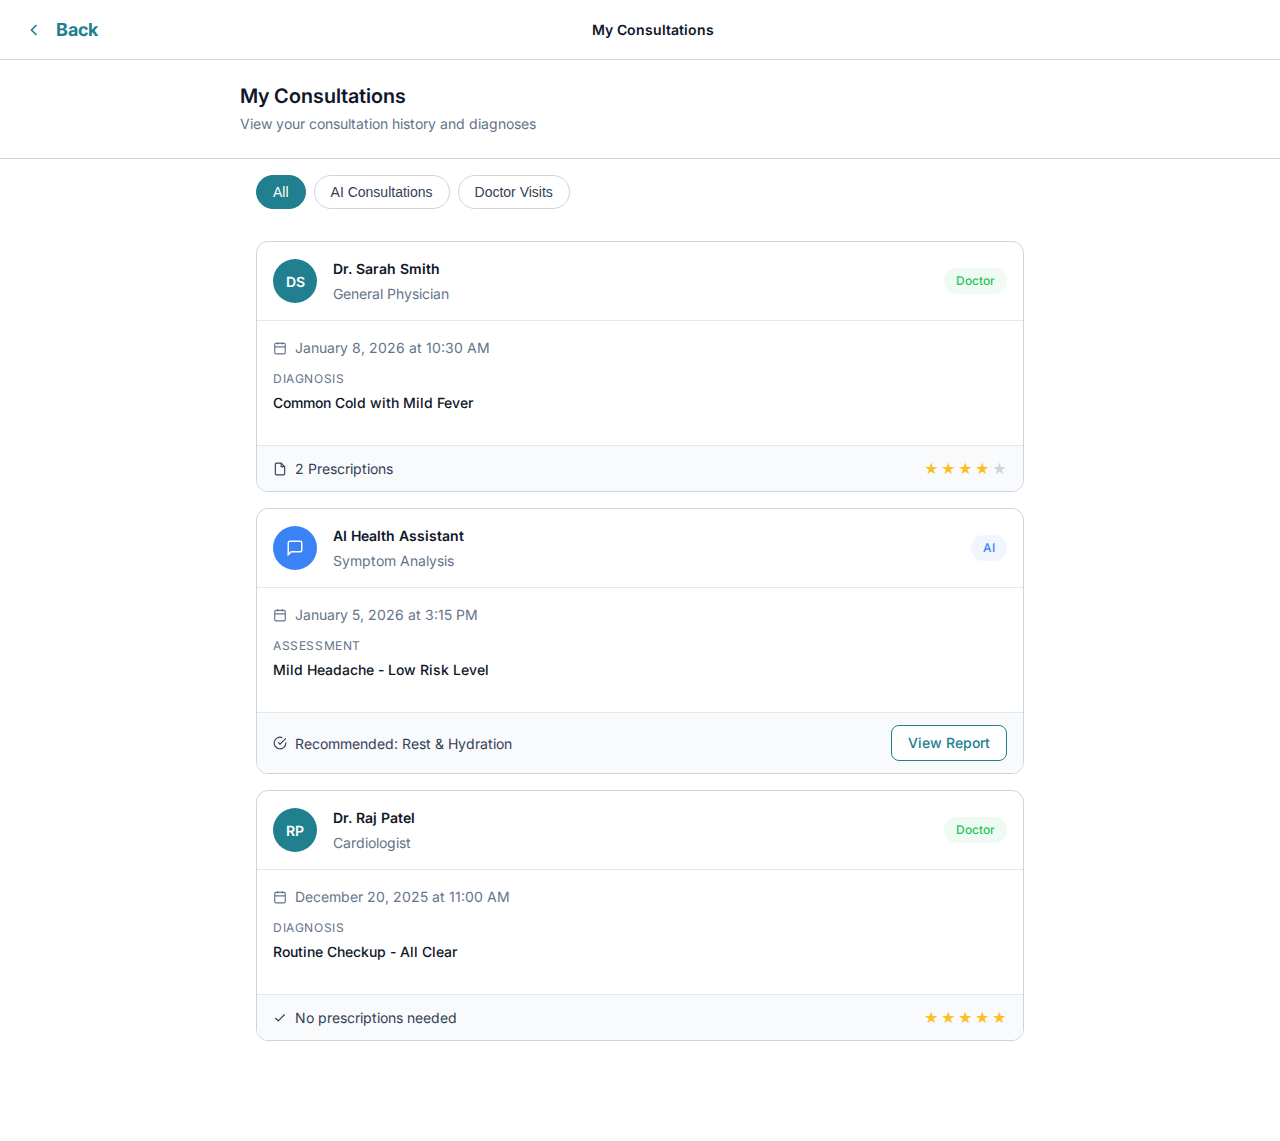
<file: frontend/pages/consultations.html>
<!DOCTYPE html>
<html lang="en">

<head>
    <meta charset="UTF-8">
    <meta name="viewport" content="width=device-width, initial-scale=1.0">
    <title>My Consultations - HealthCare AI</title>

    <link rel="preconnect" href="https://fonts.googleapis.com">
    <link rel="preconnect" href="https://fonts.gstatic.com" crossorigin>
    <link href="https://fonts.googleapis.com/css2?family=Inter:wght@400;500;600;700&display=swap" rel="stylesheet">

    <link rel="stylesheet" href="../css/style.css">
    <link rel="stylesheet" href="../css/components.css">
    <link rel="stylesheet" href="../css/responsive.css">

    <style>
        .page-container {
            min-height: 100vh;
            background: var(--color-white);
        }

        .page-header {
            background: var(--color-white);
            border-bottom: 1px solid var(--color-border);
            padding: var(--space-6) var(--space-4);
        }

        .page-header-content {
            max-width: 800px;
            margin: 0 auto;
        }

        .page-header h1 {
            color: var(--color-text);
            font-size: var(--font-size-xl);
            margin-bottom: var(--space-1);
        }

        .page-header p {
            color: var(--color-text-muted);
            margin: 0;
            font-size: var(--font-size-sm);
        }

        .content {
            max-width: 800px;
            margin: 0 auto;
            padding: var(--space-4);
            padding-bottom: 100px;
        }

        .filter-tabs {
            display: flex;
            gap: var(--space-2);
            margin-bottom: var(--space-6);
            overflow-x: auto;
            padding-bottom: var(--space-2);
        }

        .filter-tab {
            padding: var(--space-2) var(--space-4);
            background: var(--color-white);
            border: 1px solid var(--color-border);
            border-radius: var(--radius-full);
            font-size: var(--font-size-sm);
            font-weight: var(--font-weight-medium);
            color: var(--color-text-light);
            cursor: pointer;
            transition: all var(--transition-fast);
            white-space: nowrap;
        }

        .filter-tab:hover {
            border-color: var(--color-primary);
            color: var(--color-primary);
        }

        .filter-tab.active {
            background: var(--color-primary);
            border-color: var(--color-primary);
            color: var(--color-white);
        }

        .consultation-list {
            display: flex;
            flex-direction: column;
            gap: var(--space-4);
        }

        .consultation-card {
            background: var(--color-white);
            border: 1px solid var(--color-border);
            border-radius: var(--radius-xl);
            overflow: hidden;
        }

        .consultation-header {
            display: flex;
            align-items: center;
            gap: var(--space-4);
            padding: var(--space-4);
            border-bottom: 1px solid var(--color-border-light);
        }

        .doctor-avatar {
            width: 44px;
            height: 44px;
            background: var(--color-primary);
            border-radius: var(--radius-full);
            display: flex;
            align-items: center;
            justify-content: center;
            color: var(--color-white);
            font-weight: var(--font-weight-semibold);
            font-size: var(--font-size-sm);
        }

        .doctor-info {
            flex: 1;
        }

        .doctor-name {
            font-weight: var(--font-weight-semibold);
            font-size: var(--font-size-sm);
            color: var(--color-text);
            margin-bottom: var(--space-1);
        }

        .doctor-specialty {
            font-size: var(--font-size-sm);
            color: var(--color-text-muted);
        }

        .consultation-type {
            padding: var(--space-1) var(--space-3);
            border-radius: var(--radius-full);
            font-size: var(--font-size-xs);
            font-weight: var(--font-weight-medium);
        }

        .consultation-type.ai {
            background: var(--color-info-bg);
            color: var(--color-info);
        }

        .consultation-type.doctor {
            background: var(--color-success-bg);
            color: var(--color-success);
        }

        .consultation-body {
            padding: var(--space-4);
        }

        .consultation-date {
            font-size: var(--font-size-sm);
            color: var(--color-text-muted);
            margin-bottom: var(--space-3);
            display: flex;
            align-items: center;
            gap: var(--space-2);
        }

        .consultation-diagnosis {
            margin-bottom: var(--space-4);
        }

        .diagnosis-label {
            font-size: var(--font-size-xs);
            color: var(--color-text-muted);
            text-transform: uppercase;
            letter-spacing: 0.05em;
            margin-bottom: var(--space-1);
        }

        .diagnosis-text {
            color: var(--color-text);
            font-weight: var(--font-weight-medium);
            font-size: var(--font-size-sm);
        }

        .consultation-footer {
            display: flex;
            justify-content: space-between;
            align-items: center;
            padding: var(--space-3) var(--space-4);
            background: var(--color-bg-subtle);
            border-top: 1px solid var(--color-border-light);
        }

        .prescription-count {
            font-size: var(--font-size-sm);
            color: var(--color-text-light);
            display: flex;
            align-items: center;
            gap: var(--space-2);
        }

        .rating {
            display: flex;
            gap: 2px;
        }

        .star {
            color: var(--color-border);
            font-size: var(--font-size-sm);
        }

        .star.filled {
            color: #fbbf24;
        }

        .empty-state {
            text-align: center;
            padding: var(--space-12);
            color: var(--color-text-muted);
        }

        .empty-state svg {
            width: 64px;
            height: 64px;
            margin-bottom: var(--space-4);
            color: var(--color-border);
        }
    </style>
</head>

<body>
    <div class="page-container">
        <!-- Navigation -->
        <nav class="navbar">
            <a href="patient-dashboard.html" class="navbar-brand">
                <svg width="20" height="20" viewBox="0 0 24 24" fill="none" stroke="currentColor" stroke-width="2">
                    <polyline points="15 18 9 12 15 6"></polyline>
                </svg>
                Back
            </a>
            <span class="font-semibold" style="font-size: var(--font-size-sm);">My Consultations</span>
            <div style="width: 48px;"></div>
        </nav>

        <div class="page-header">
            <div class="page-header-content">
                <h1>My Consultations</h1>
                <p>View your consultation history and diagnoses</p>
            </div>
        </div>

        <div class="content">
            <!-- Filter Tabs -->
            <div class="filter-tabs">
                <button class="filter-tab active" data-filter="all">All</button>
                <button class="filter-tab" data-filter="ai">AI Consultations</button>
                <button class="filter-tab" data-filter="doctor">Doctor Visits</button>
            </div>

            <!-- Consultation List -->
            <div class="consultation-list" id="consultation-list">
                <div class="consultation-card">
                    <div class="consultation-header">
                        <div class="doctor-avatar">DS</div>
                        <div class="doctor-info">
                            <div class="doctor-name">Dr. Sarah Smith</div>
                            <div class="doctor-specialty">General Physician</div>
                        </div>
                        <span class="consultation-type doctor">Doctor</span>
                    </div>
                    <div class="consultation-body">
                        <div class="consultation-date">
                            <svg width="14" height="14" viewBox="0 0 24 24" fill="none" stroke="currentColor"
                                stroke-width="2">
                                <rect x="3" y="4" width="18" height="18" rx="2" ry="2"></rect>
                                <line x1="16" y1="2" x2="16" y2="6"></line>
                                <line x1="8" y1="2" x2="8" y2="6"></line>
                                <line x1="3" y1="10" x2="21" y2="10"></line>
                            </svg>
                            January 8, 2026 at 10:30 AM
                        </div>
                        <div class="consultation-diagnosis">
                            <div class="diagnosis-label">Diagnosis</div>
                            <div class="diagnosis-text">Common Cold with Mild Fever</div>
                        </div>
                    </div>
                    <div class="consultation-footer">
                        <div class="prescription-count">
                            <svg width="14" height="14" viewBox="0 0 24 24" fill="none" stroke="currentColor"
                                stroke-width="2">
                                <path d="M14 2H6a2 2 0 0 0-2 2v16a2 2 0 0 0 2 2h12a2 2 0 0 0 2-2V8z" />
                                <polyline points="14 2 14 8 20 8" />
                            </svg>
                            2 Prescriptions
                        </div>
                        <div class="rating">
                            <span class="star filled">&#9733;</span>
                            <span class="star filled">&#9733;</span>
                            <span class="star filled">&#9733;</span>
                            <span class="star filled">&#9733;</span>
                            <span class="star">&#9733;</span>
                        </div>
                    </div>
                </div>

                <div class="consultation-card">
                    <div class="consultation-header">
                        <div class="doctor-avatar" style="background: var(--color-info);">
                            <svg width="18" height="18" viewBox="0 0 24 24" fill="none" stroke="currentColor"
                                stroke-width="2">
                                <path d="M21 15a2 2 0 0 1-2 2H7l-4 4V5a2 2 0 0 1 2-2h14a2 2 0 0 1 2 2z" />
                            </svg>
                        </div>
                        <div class="doctor-info">
                            <div class="doctor-name">AI Health Assistant</div>
                            <div class="doctor-specialty">Symptom Analysis</div>
                        </div>
                        <span class="consultation-type ai">AI</span>
                    </div>
                    <div class="consultation-body">
                        <div class="consultation-date">
                            <svg width="14" height="14" viewBox="0 0 24 24" fill="none" stroke="currentColor"
                                stroke-width="2">
                                <rect x="3" y="4" width="18" height="18" rx="2" ry="2"></rect>
                                <line x1="16" y1="2" x2="16" y2="6"></line>
                                <line x1="8" y1="2" x2="8" y2="6"></line>
                                <line x1="3" y1="10" x2="21" y2="10"></line>
                            </svg>
                            January 5, 2026 at 3:15 PM
                        </div>
                        <div class="consultation-diagnosis">
                            <div class="diagnosis-label">Assessment</div>
                            <div class="diagnosis-text">Mild Headache - Low Risk Level</div>
                        </div>
                    </div>
                    <div class="consultation-footer">
                        <div class="prescription-count">
                            <svg width="14" height="14" viewBox="0 0 24 24" fill="none" stroke="currentColor"
                                stroke-width="2">
                                <path d="M22 11.08V12a10 10 0 1 1-5.93-9.14" />
                                <polyline points="22 4 12 14.01 9 11.01" />
                            </svg>
                            Recommended: Rest & Hydration
                        </div>
                        <a href="#" class="btn btn-sm btn-secondary">View Report</a>
                    </div>
                </div>

                <div class="consultation-card">
                    <div class="consultation-header">
                        <div class="doctor-avatar">RP</div>
                        <div class="doctor-info">
                            <div class="doctor-name">Dr. Raj Patel</div>
                            <div class="doctor-specialty">Cardiologist</div>
                        </div>
                        <span class="consultation-type doctor">Doctor</span>
                    </div>
                    <div class="consultation-body">
                        <div class="consultation-date">
                            <svg width="14" height="14" viewBox="0 0 24 24" fill="none" stroke="currentColor"
                                stroke-width="2">
                                <rect x="3" y="4" width="18" height="18" rx="2" ry="2"></rect>
                                <line x1="16" y1="2" x2="16" y2="6"></line>
                                <line x1="8" y1="2" x2="8" y2="6"></line>
                                <line x1="3" y1="10" x2="21" y2="10"></line>
                            </svg>
                            December 20, 2025 at 11:00 AM
                        </div>
                        <div class="consultation-diagnosis">
                            <div class="diagnosis-label">Diagnosis</div>
                            <div class="diagnosis-text">Routine Checkup - All Clear</div>
                        </div>
                    </div>
                    <div class="consultation-footer">
                        <div class="prescription-count">
                            <svg width="14" height="14" viewBox="0 0 24 24" fill="none" stroke="currentColor"
                                stroke-width="2">
                                <polyline points="20 6 9 17 4 12"></polyline>
                            </svg>
                            No prescriptions needed
                        </div>
                        <div class="rating">
                            <span class="star filled">&#9733;</span>
                            <span class="star filled">&#9733;</span>
                            <span class="star filled">&#9733;</span>
                            <span class="star filled">&#9733;</span>
                            <span class="star filled">&#9733;</span>
                        </div>
                    </div>
                </div>
            </div>
        </div>

        <!-- Bottom Navigation -->
        <nav class="bottom-nav">
            <a href="patient-dashboard.html" class="nav-item">
                <svg width="20" height="20" viewBox="0 0 24 24" fill="none" stroke="currentColor" stroke-width="2">
                    <path d="M3 9l9-7 9 7v11a2 2 0 0 1-2 2H5a2 2 0 0 1-2-2z" />
                    <polyline points="9 22 9 12 15 12 15 22" />
                </svg>
                Home
            </a>
            <a href="consultation-chat.html" class="nav-item">
                <svg width="20" height="20" viewBox="0 0 24 24" fill="none" stroke="currentColor" stroke-width="2">
                    <path d="M21 15a2 2 0 0 1-2 2H7l-4 4V5a2 2 0 0 1 2-2h14a2 2 0 0 1 2 2z" />
                </svg>
                New Chat
            </a>
            <a href="consultations.html" class="nav-item active">
                <svg width="20" height="20" viewBox="0 0 24 24" fill="none" stroke="currentColor" stroke-width="2">
                    <path d="M14 2H6a2 2 0 0 0-2 2v16a2 2 0 0 0 2 2h12a2 2 0 0 0 2-2V8z" />
                    <polyline points="14 2 14 8 20 8" />
                </svg>
                History
            </a>
            <a href="prescriptions.html" class="nav-item">
                <svg width="20" height="20" viewBox="0 0 24 24" fill="none" stroke="currentColor" stroke-width="2">
                    <path
                        d="M19 14c1.49-1.46 3-3.21 3-5.5A5.5 5.5 0 0 0 16.5 3c-1.76 0-3 .5-4.5 2-1.5-1.5-2.74-2-4.5-2A5.5 5.5 0 0 0 2 8.5c0 2.3 1.5 4.05 3 5.5l7 7Z" />
                </svg>
                Meds
            </a>
        </nav>
    </div>

    <script src="../js/transitions.js"></script>
    <script>
        // Filter tabs
        document.querySelectorAll('.filter-tab').forEach(tab => {
            tab.addEventListener('click', () => {
                document.querySelectorAll('.filter-tab').forEach(t => t.classList.remove('active'));
                tab.classList.add('active');
            });
        });
    </script>
</body>

</html>
</file>
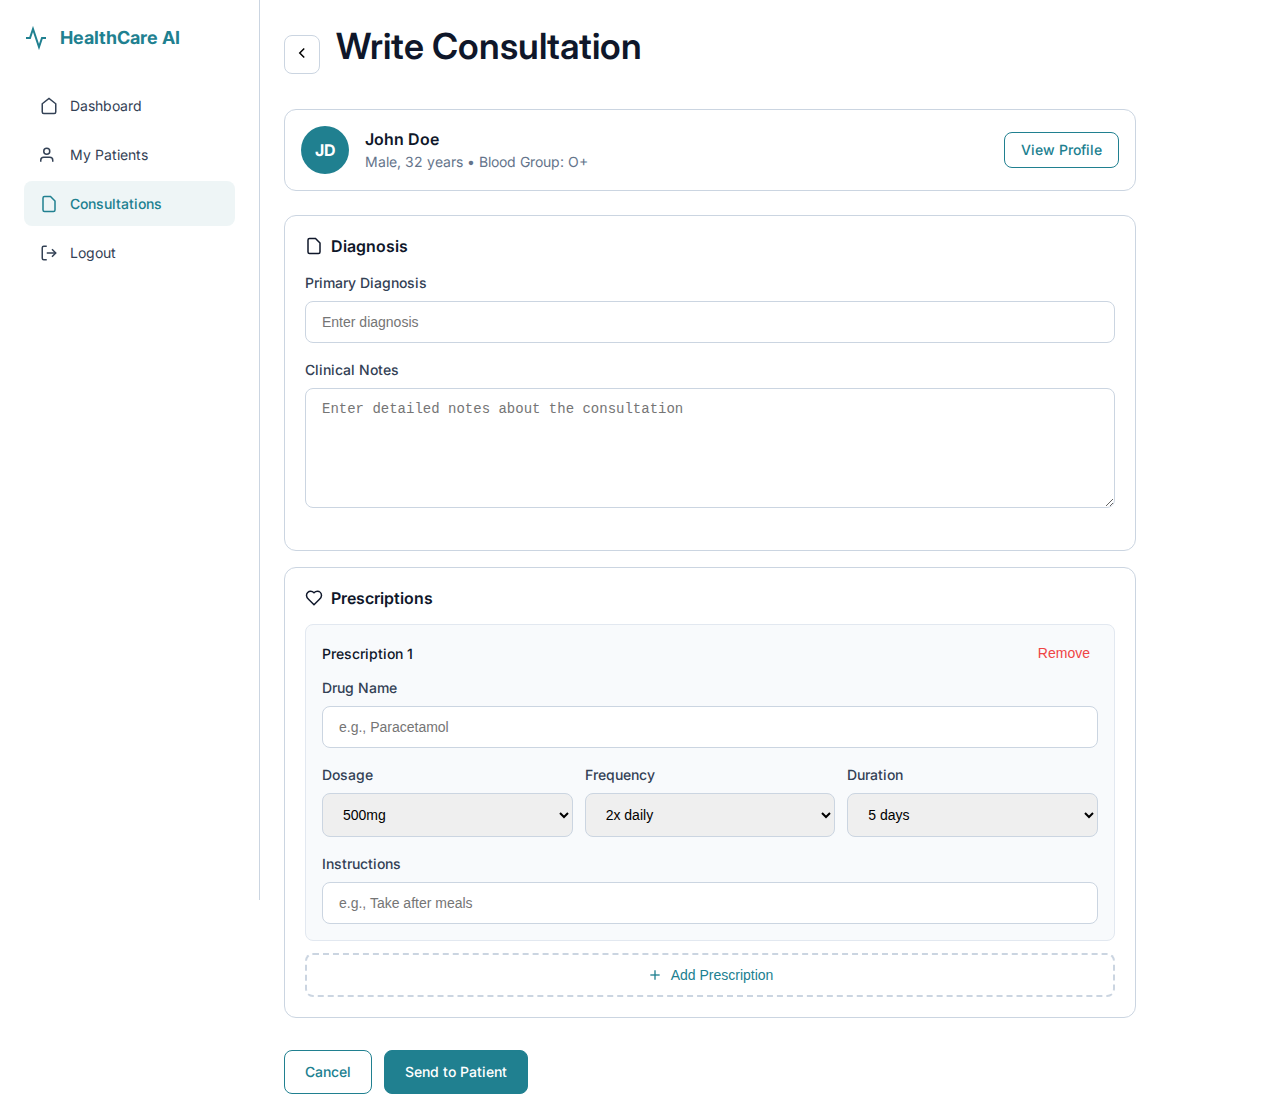
<file: frontend/pages/doctor-consultation.html>
<!DOCTYPE html>
<html lang="en">

<head>
    <meta charset="UTF-8">
    <meta name="viewport" content="width=device-width, initial-scale=1.0">
    <title>Write Consultation - HealthCare AI</title>
    <link href="https://fonts.googleapis.com/css2?family=Inter:wght@400;500;600;700&display=swap" rel="stylesheet">
    <link rel="stylesheet" href="../css/style.css">
    <link rel="stylesheet" href="../css/components.css">
    <link rel="stylesheet" href="../css/responsive.css">
    <style>
        .page-container {
            display: flex;
            min-height: 100vh;
            background: var(--color-white);
        }

        .sidebar {
            width: 260px;
            background: var(--color-white);
            border-right: 1px solid var(--color-border);
            padding: var(--space-6);
            position: fixed;
            top: 0;
            bottom: 0;
            overflow-y: auto;
        }

        .sidebar-logo {
            display: flex;
            align-items: center;
            gap: var(--space-3);
            font-size: var(--font-size-lg);
            font-weight: var(--font-weight-bold);
            color: var(--color-primary);
            margin-bottom: var(--space-8);
            text-decoration: none;
        }

        .sidebar-nav {
            list-style: none;
        }

        .sidebar-item {
            margin-bottom: var(--space-1);
        }

        .sidebar-link {
            display: flex;
            align-items: center;
            gap: var(--space-3);
            padding: var(--space-3) var(--space-4);
            color: var(--color-text-light);
            text-decoration: none;
            border-radius: var(--radius-lg);
            font-size: var(--font-size-sm);
        }

        .sidebar-link:hover {
            background: var(--color-bg-subtle);
            color: var(--color-text);
        }

        .sidebar-link.active {
            background: var(--color-primary-bg);
            color: var(--color-primary);
        }

        .main-content {
            flex: 1;
            margin-left: 260px;
            padding: var(--space-6);
            max-width: 900px;
        }

        .page-header {
            display: flex;
            align-items: center;
            gap: var(--space-4);
            margin-bottom: var(--space-6);
        }

        .back-btn {
            padding: var(--space-2);
            background: transparent;
            border: 1px solid var(--color-border);
            border-radius: var(--radius-lg);
            cursor: pointer;
        }

        .patient-select {
            background: var(--color-white);
            border: 1px solid var(--color-border);
            border-radius: var(--radius-xl);
            padding: var(--space-4);
            margin-bottom: var(--space-6);
            display: flex;
            align-items: center;
            gap: var(--space-4);
        }

        .patient-avatar {
            width: 48px;
            height: 48px;
            background: var(--color-primary);
            border-radius: var(--radius-full);
            display: flex;
            align-items: center;
            justify-content: center;
            color: var(--color-white);
            font-weight: var(--font-weight-bold);
        }

        .patient-info {
            flex: 1;
        }

        .patient-info h3 {
            font-size: var(--font-size-base);
            margin-bottom: 2px;
        }

        .patient-info p {
            font-size: var(--font-size-sm);
            color: var(--color-text-muted);
            margin: 0;
        }

        .form-section {
            background: var(--color-white);
            border: 1px solid var(--color-border);
            border-radius: var(--radius-xl);
            padding: var(--space-5);
            margin-bottom: var(--space-4);
        }

        .section-title {
            font-size: var(--font-size-base);
            font-weight: var(--font-weight-semibold);
            margin-bottom: var(--space-4);
            display: flex;
            align-items: center;
            gap: var(--space-2);
        }

        .form-group {
            margin-bottom: var(--space-4);
        }

        .form-group label {
            display: block;
            font-size: var(--font-size-sm);
            font-weight: var(--font-weight-medium);
            color: var(--color-text-light);
            margin-bottom: var(--space-2);
        }

        .form-group input,
        .form-group select,
        .form-group textarea {
            width: 100%;
            padding: var(--space-3) var(--space-4);
            border: 1px solid var(--color-border);
            border-radius: var(--radius-lg);
            font-size: var(--font-size-sm);
        }

        .form-group input:focus,
        .form-group select:focus,
        .form-group textarea:focus {
            outline: none;
            border-color: var(--color-primary);
        }

        .form-group textarea {
            resize: vertical;
            min-height: 120px;
        }

        .form-row {
            display: grid;
            grid-template-columns: repeat(auto-fit, minmax(150px, 1fr));
            gap: var(--space-3);
        }

        .prescription-item {
            background: var(--color-bg-subtle);
            border: 1px solid var(--color-border-light);
            border-radius: var(--radius-lg);
            padding: var(--space-4);
            margin-bottom: var(--space-3);
        }

        .prescription-item-header {
            display: flex;
            justify-content: space-between;
            align-items: center;
            margin-bottom: var(--space-3);
            font-weight: var(--font-weight-medium);
            font-size: var(--font-size-sm);
        }

        .remove-btn {
            padding: var(--space-1) var(--space-2);
            background: transparent;
            border: none;
            color: var(--color-danger);
            cursor: pointer;
            font-size: var(--font-size-sm);
        }

        .add-prescription-btn {
            display: flex;
            align-items: center;
            justify-content: center;
            gap: var(--space-2);
            width: 100%;
            padding: var(--space-3);
            background: transparent;
            border: 2px dashed var(--color-border);
            border-radius: var(--radius-lg);
            color: var(--color-primary);
            cursor: pointer;
            font-size: var(--font-size-sm);
            font-weight: var(--font-weight-medium);
        }

        .add-prescription-btn:hover {
            background: var(--color-primary-bg);
            border-color: var(--color-primary);
        }

        .btn-group {
            display: flex;
            gap: var(--space-3);
            padding-top: var(--space-4);
        }

        @media (max-width: 1023px) {
            .sidebar {
                display: none;
            }

            .main-content {
                margin-left: 0;
            }
        }
    </style>
</head>

<body>
    <div class="page-container">
        <aside class="sidebar">
            <a href="landing.html" class="sidebar-logo">
                <svg width="24" height="24" viewBox="0 0 24 24" fill="none" stroke="currentColor" stroke-width="2">
                    <path d="M22 12h-4l-3 9L9 3l-3 9H2" />
                </svg>
                HealthCare AI
            </a>
            <ul class="sidebar-nav">
                <li class="sidebar-item">
                    <a href="doctor-dashboard.html" class="sidebar-link">
                        <svg width="18" height="18" viewBox="0 0 24 24" fill="none" stroke="currentColor"
                            stroke-width="2">
                            <path d="M3 9l9-7 9 7v11a2 2 0 0 1-2 2H5a2 2 0 0 1-2-2z" />
                        </svg>
                        Dashboard
                    </a>
                </li>
                <li class="sidebar-item">
                    <a href="doctor-patient-view.html" class="sidebar-link">
                        <svg width="18" height="18" viewBox="0 0 24 24" fill="none" stroke="currentColor"
                            stroke-width="2">
                            <path d="M17 21v-2a4 4 0 0 0-4-4H5a4 4 0 0 0-4 4v2" />
                            <circle cx="9" cy="7" r="4" />
                        </svg>
                        My Patients
                    </a>
                </li>
                <li class="sidebar-item">
                    <a href="doctor-consultation.html" class="sidebar-link active">
                        <svg width="18" height="18" viewBox="0 0 24 24" fill="none" stroke="currentColor"
                            stroke-width="2">
                            <path d="M14 2H6a2 2 0 0 0-2 2v16a2 2 0 0 0 2 2h12a2 2 0 0 0 2-2V8z" />
                        </svg>
                        Consultations
                    </a>
                </li>
                <li class="sidebar-item">
                    <a href="index.html" class="sidebar-link">
                        <svg width="18" height="18" viewBox="0 0 24 24" fill="none" stroke="currentColor"
                            stroke-width="2">
                            <path d="M9 21H5a2 2 0 0 1-2-2V5a2 2 0 0 1 2-2h4" />
                            <polyline points="16 17 21 12 16 7" />
                            <line x1="21" y1="12" x2="9" y2="12" />
                        </svg>
                        Logout
                    </a>
                </li>
            </ul>
        </aside>

        <main class="main-content">
            <div class="page-header">
                <button class="back-btn" onclick="history.back()">
                    <svg width="18" height="18" viewBox="0 0 24 24" fill="none" stroke="currentColor" stroke-width="2">
                        <polyline points="15 18 9 12 15 6" />
                    </svg>
                </button>
                <h1>Write Consultation</h1>
            </div>

            <div class="patient-select">
                <div class="patient-avatar">JD</div>
                <div class="patient-info">
                    <h3>John Doe</h3>
                    <p>Male, 32 years • Blood Group: O+</p>
                </div>
                <a href="doctor-patient-view.html" class="btn btn-secondary btn-sm">View Profile</a>
            </div>

            <form id="consultation-form">
                <div class="form-section">
                    <h3 class="section-title">
                        <svg width="18" height="18" viewBox="0 0 24 24" fill="none" stroke="currentColor"
                            stroke-width="2">
                            <path d="M14 2H6a2 2 0 0 0-2 2v16a2 2 0 0 0 2 2h12a2 2 0 0 0 2-2V8z" />
                        </svg>
                        Diagnosis
                    </h3>
                    <div class="form-group">
                        <label for="diagnosis">Primary Diagnosis</label>
                        <input type="text" id="diagnosis" placeholder="Enter diagnosis">
                    </div>
                    <div class="form-group">
                        <label for="notes">Clinical Notes</label>
                        <textarea id="notes" placeholder="Enter detailed notes about the consultation"></textarea>
                    </div>
                </div>

                <div class="form-section">
                    <h3 class="section-title">
                        <svg width="18" height="18" viewBox="0 0 24 24" fill="none" stroke="currentColor"
                            stroke-width="2">
                            <path
                                d="M19 14c1.49-1.46 3-3.21 3-5.5A5.5 5.5 0 0 0 16.5 3c-1.76 0-3 .5-4.5 2-1.5-1.5-2.74-2-4.5-2A5.5 5.5 0 0 0 2 8.5c0 2.3 1.5 4.05 3 5.5l7 7Z" />
                        </svg>
                        Prescriptions
                    </h3>

                    <div id="prescriptions-list">
                        <div class="prescription-item">
                            <div class="prescription-item-header">
                                <span>Prescription 1</span>
                                <button type="button" class="remove-btn"
                                    onclick="removePrescription(this)">Remove</button>
                            </div>
                            <div class="form-group">
                                <label>Drug Name</label>
                                <input type="text" placeholder="e.g., Paracetamol">
                            </div>
                            <div class="form-row">
                                <div class="form-group">
                                    <label>Dosage</label>
                                    <select>
                                        <option>250mg</option>
                                        <option selected>500mg</option>
                                        <option>1000mg</option>
                                    </select>
                                </div>
                                <div class="form-group">
                                    <label>Frequency</label>
                                    <select>
                                        <option>1x daily</option>
                                        <option selected>2x daily</option>
                                        <option>3x daily</option>
                                    </select>
                                </div>
                                <div class="form-group">
                                    <label>Duration</label>
                                    <select>
                                        <option>3 days</option>
                                        <option selected>5 days</option>
                                        <option>7 days</option>
                                        <option>14 days</option>
                                        <option>30 days</option>
                                    </select>
                                </div>
                            </div>
                            <div class="form-group" style="margin-bottom: 0;">
                                <label>Instructions</label>
                                <input type="text" placeholder="e.g., Take after meals">
                            </div>
                        </div>
                    </div>

                    <button type="button" class="add-prescription-btn" onclick="addPrescription()">
                        <svg width="16" height="16" viewBox="0 0 24 24" fill="none" stroke="currentColor"
                            stroke-width="2">
                            <line x1="12" y1="5" x2="12" y2="19" />
                            <line x1="5" y1="12" x2="19" y2="12" />
                        </svg>
                        Add Prescription
                    </button>
                </div>

                <div class="btn-group">
                    <button type="button" class="btn btn-secondary" onclick="history.back()">Cancel</button>
                    <button type="submit" class="btn btn-primary">Send to Patient</button>
                </div>
            </form>
        </main>
    </div>

    <script src="../js/transitions.js"></script>
    <script>
        let prescriptionCount = 1;

        function addPrescription() {
            prescriptionCount++;
            const list = document.getElementById('prescriptions-list');
            const item = document.createElement('div');
            item.className = 'prescription-item';
            item.innerHTML = `
                <div class="prescription-item-header">
                    <span>Prescription ${prescriptionCount}</span>
                    <button type="button" class="remove-btn" onclick="removePrescription(this)">Remove</button>
                </div>
                <div class="form-group">
                    <label>Drug Name</label>
                    <input type="text" placeholder="e.g., Paracetamol">
                </div>
                <div class="form-row">
                    <div class="form-group">
                        <label>Dosage</label>
                        <select>
                            <option>250mg</option>
                            <option selected>500mg</option>
                            <option>1000mg</option>
                        </select>
                    </div>
                    <div class="form-group">
                        <label>Frequency</label>
                        <select>
                            <option>1x daily</option>
                            <option selected>2x daily</option>
                            <option>3x daily</option>
                        </select>
                    </div>
                    <div class="form-group">
                        <label>Duration</label>
                        <select>
                            <option>3 days</option>
                            <option selected>5 days</option>
                            <option>7 days</option>
                            <option>14 days</option>
                            <option>30 days</option>
                        </select>
                    </div>
                </div>
                <div class="form-group" style="margin-bottom: 0;">
                    <label>Instructions</label>
                    <input type="text" placeholder="e.g., Take after meals">
                </div>
            `;
            list.appendChild(item);
        }

        function removePrescription(btn) {
            btn.closest('.prescription-item').remove();
        }

        document.getElementById('consultation-form').addEventListener('submit', (e) => {
            e.preventDefault();
            alert('Consultation sent to patient successfully!');
            window.location.href = 'doctor-dashboard.html';
        });
    </script>
</body>

</html>
</file>
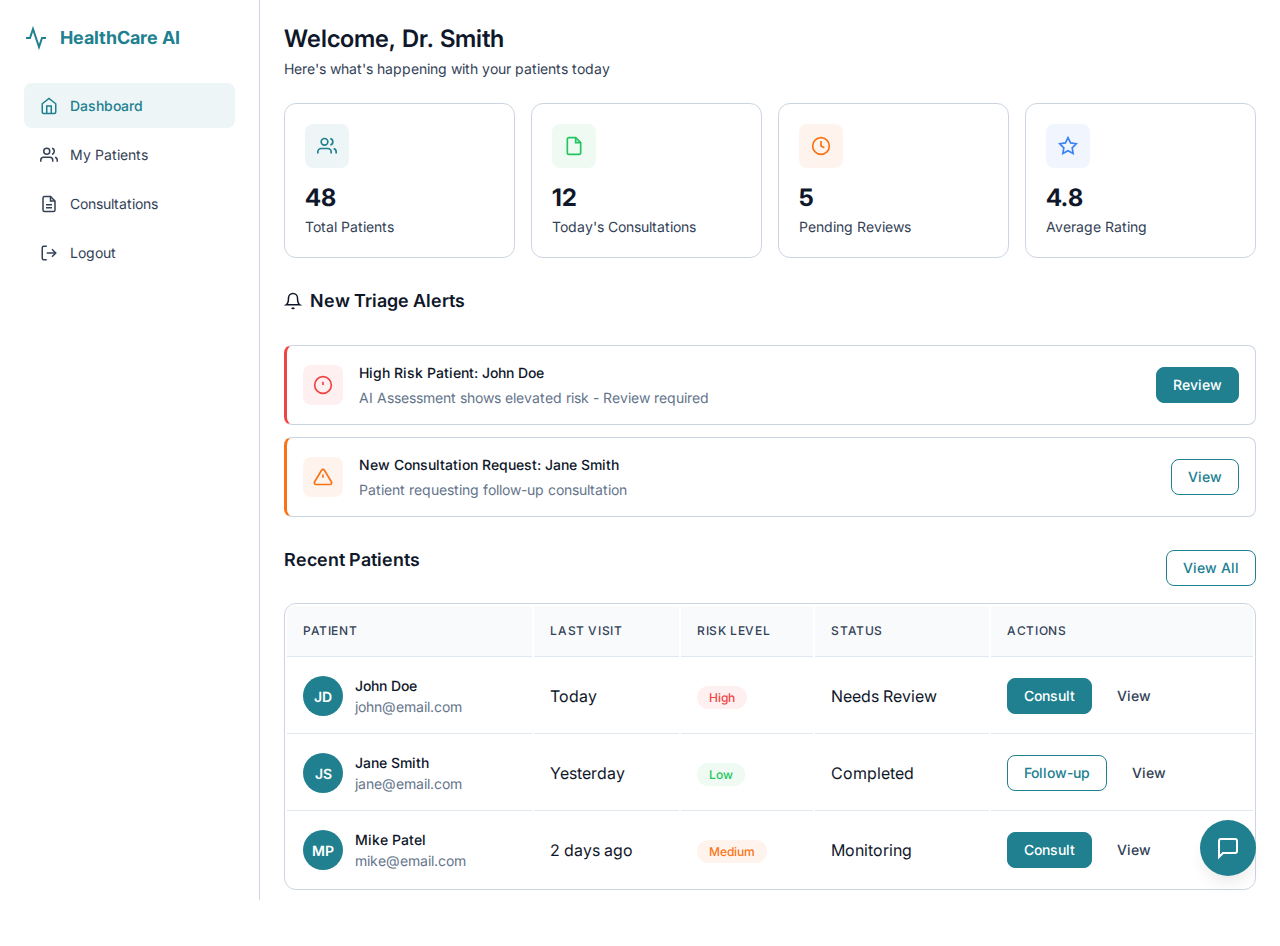
<file: frontend/pages/doctor-dashboard.html>
<!DOCTYPE html>
<html lang="en">

<head>
    <meta charset="UTF-8">
    <meta name="viewport" content="width=device-width, initial-scale=1.0">
    <title>Doctor Dashboard - HealthCare AI</title>
    <link href="https://fonts.googleapis.com/css2?family=Inter:wght@400;500;600;700&display=swap" rel="stylesheet">
    <link rel="stylesheet" href="../css/style.css">
    <link rel="stylesheet" href="../css/components.css">
    <link rel="stylesheet" href="../css/responsive.css">
    <style>
        .dashboard {
            display: flex;
            min-height: 100vh;
            background: var(--color-white);
        }

        .sidebar {
            width: 260px;
            background: var(--color-white);
            border-right: 1px solid var(--color-border);
            padding: var(--space-6);
            position: fixed;
            top: 0;
            bottom: 0;
            overflow-y: auto;
            z-index: 10;
        }

        .sidebar-logo {
            display: flex;
            align-items: center;
            gap: var(--space-3);
            font-size: var(--font-size-lg);
            font-weight: var(--font-weight-bold);
            color: var(--color-primary);
            margin-bottom: var(--space-8);
            text-decoration: none;
        }

        .sidebar-nav {
            list-style: none;
        }

        .sidebar-item {
            margin-bottom: var(--space-1);
        }

        .sidebar-link {
            display: flex;
            align-items: center;
            gap: var(--space-3);
            padding: var(--space-3) var(--space-4);
            color: var(--color-text-light);
            text-decoration: none;
            border-radius: var(--radius-lg);
            font-size: var(--font-size-sm);
            transition: all var(--transition-fast);
        }

        .sidebar-link:hover {
            background: var(--color-bg-subtle);
            color: var(--color-text);
        }

        .sidebar-link.active {
            background: var(--color-primary-bg);
            color: var(--color-primary);
            font-weight: var(--font-weight-medium);
        }

        .main-content {
            flex: 1;
            margin-left: 260px;
            padding: var(--space-6);
            margin-right: 0;
            transition: margin-right var(--transition-normal);
        }

        .main-content.sidebar-open {
            margin-right: 360px;
        }

        .page-header {
            margin-bottom: var(--space-6);
        }

        .page-title {
            font-size: var(--font-size-2xl);
            margin-bottom: var(--space-1);
        }

        .page-subtitle {
            color: var(--color-text-light);
            margin: 0;
            font-size: var(--font-size-sm);
        }

        .stats-grid {
            display: grid;
            grid-template-columns: repeat(auto-fit, minmax(200px, 1fr));
            gap: var(--space-4);
            margin-bottom: var(--space-8);
        }

        .stat-card {
            background: var(--color-white);
            padding: var(--space-5);
            border: 1px solid var(--color-border);
            border-radius: var(--radius-xl);
        }

        .stat-icon {
            width: 44px;
            height: 44px;
            border-radius: var(--radius-lg);
            display: flex;
            align-items: center;
            justify-content: center;
            margin-bottom: var(--space-3);
        }

        .stat-icon.patients {
            background: var(--color-primary-bg);
            color: var(--color-primary);
        }

        .stat-icon.consultations {
            background: var(--color-success-bg);
            color: var(--color-success);
        }

        .stat-icon.pending {
            background: var(--color-warning-bg);
            color: var(--color-warning);
        }

        .stat-icon.reviews {
            background: var(--color-info-bg);
            color: var(--color-info);
        }

        .stat-value {
            font-size: var(--font-size-2xl);
            font-weight: var(--font-weight-bold);
            color: var(--color-text);
        }

        .stat-label {
            font-size: var(--font-size-sm);
            color: var(--color-text-light);
        }

        .section {
            margin-bottom: var(--space-8);
        }

        .section-header {
            display: flex;
            justify-content: space-between;
            align-items: center;
            margin-bottom: var(--space-4);
        }

        .section-title {
            font-size: var(--font-size-lg);
            font-weight: var(--font-weight-semibold);
            display: flex;
            align-items: center;
            gap: var(--space-2);
        }

        .patient-table {
            width: 100%;
            background: var(--color-white);
            border: 1px solid var(--color-border);
            border-radius: var(--radius-xl);
            overflow: hidden;
        }

        .patient-table th,
        .patient-table td {
            padding: var(--space-4);
            text-align: left;
            border-bottom: 1px solid var(--color-border-light);
        }

        .patient-table th {
            background: var(--color-bg-subtle);
            font-size: var(--font-size-xs);
            font-weight: var(--font-weight-medium);
            color: var(--color-text-light);
            text-transform: uppercase;
            letter-spacing: 0.05em;
        }

        .patient-table tbody tr:last-child td {
            border-bottom: none;
        }

        .patient-table tr:hover {
            background: var(--color-bg-subtle);
        }

        .patient-info {
            display: flex;
            align-items: center;
            gap: var(--space-3);
        }

        .patient-avatar {
            width: 40px;
            height: 40px;
            border-radius: var(--radius-full);
            background: var(--color-primary);
            color: var(--color-white);
            display: flex;
            align-items: center;
            justify-content: center;
            font-weight: var(--font-weight-semibold);
            font-size: var(--font-size-sm);
        }

        .patient-name {
            font-weight: var(--font-weight-medium);
            font-size: var(--font-size-sm);
        }

        .patient-email {
            font-size: var(--font-size-sm);
            color: var(--color-text-muted);
        }

        .risk-badge {
            padding: var(--space-1) var(--space-3);
            border-radius: var(--radius-full);
            font-size: var(--font-size-xs);
            font-weight: var(--font-weight-medium);
        }

        .risk-badge.low {
            background: var(--color-success-bg);
            color: var(--color-success);
        }

        .risk-badge.medium {
            background: var(--color-warning-bg);
            color: var(--color-warning);
        }

        .risk-badge.high {
            background: var(--color-danger-bg);
            color: var(--color-danger);
        }

        .action-btns {
            display: flex;
            gap: var(--space-2);
        }

        .notification-card {
            background: var(--color-white);
            padding: var(--space-4);
            border: 1px solid var(--color-border);
            border-left: 3px solid var(--color-warning);
            border-radius: var(--radius-lg);
            margin-bottom: var(--space-3);
            display: flex;
            align-items: center;
            gap: var(--space-4);
        }

        .notification-card.critical {
            border-left-color: var(--color-danger);
        }

        .notification-icon {
            width: 40px;
            height: 40px;
            border-radius: var(--radius-lg);
            display: flex;
            align-items: center;
            justify-content: center;
            flex-shrink: 0;
        }

        .notification-card.critical .notification-icon {
            background: var(--color-danger-bg);
            color: var(--color-danger);
        }

        .notification-card:not(.critical) .notification-icon {
            background: var(--color-warning-bg);
            color: var(--color-warning);
        }

        .notification-content {
            flex: 1;
        }

        .notification-title {
            font-weight: var(--font-weight-medium);
            font-size: var(--font-size-sm);
            margin-bottom: var(--space-1);
        }

        .notification-time {
            font-size: var(--font-size-sm);
            color: var(--color-text-muted);
        }

        /* AI Assistant Sidebar */
        .ai-fab {
            position: fixed;
            bottom: var(--space-6);
            right: var(--space-6);
            width: 56px;
            height: 56px;
            background: var(--color-primary);
            border: none;
            border-radius: var(--radius-full);
            color: var(--color-white);
            cursor: pointer;
            box-shadow: var(--shadow-lg);
            display: flex;
            align-items: center;
            justify-content: center;
            transition: all var(--transition-fast);
            z-index: 100;
        }

        .ai-fab:hover {
            transform: scale(1.05);
            box-shadow: 0 8px 25px rgba(32, 128, 144, 0.4);
        }

        .ai-fab.hidden {
            display: none;
        }

        .ai-sidebar {
            position: fixed;
            top: 0;
            right: -360px;
            width: 360px;
            height: 100vh;
            background: var(--color-white);
            border-left: 1px solid var(--color-border);
            z-index: 200;
            transition: right var(--transition-normal);
            display: flex;
            flex-direction: column;
        }

        .ai-sidebar.open {
            right: 0;
        }

        .ai-sidebar-header {
            display: flex;
            align-items: center;
            gap: var(--space-3);
            padding: var(--space-4);
            border-bottom: 1px solid var(--color-border);
        }

        .ai-sidebar-icon {
            width: 40px;
            height: 40px;
            background: var(--color-primary);
            border-radius: var(--radius-full);
            display: flex;
            align-items: center;
            justify-content: center;
            color: var(--color-white);
        }

        .ai-sidebar-title {
            flex: 1;
        }

        .ai-sidebar-title h3 {
            font-size: var(--font-size-base);
            font-weight: var(--font-weight-semibold);
            margin-bottom: 2px;
        }

        .ai-sidebar-title span {
            font-size: var(--font-size-sm);
            color: var(--color-warning);
        }

        .ai-close-btn {
            padding: var(--space-2);
            background: transparent;
            border: none;
            color: var(--color-text-muted);
            cursor: pointer;
            border-radius: var(--radius-md);
        }

        .ai-close-btn:hover {
            background: var(--color-bg-muted);
            color: var(--color-text);
        }

        .ai-sidebar-content {
            flex: 1;
            overflow-y: auto;
            padding: var(--space-4);
        }

        .ai-message {
            background: var(--color-bg-subtle);
            border: 1px solid var(--color-border);
            border-radius: var(--radius-lg);
            padding: var(--space-4);
            margin-bottom: var(--space-4);
        }

        .ai-message p {
            font-size: var(--font-size-sm);
            color: var(--color-text);
            line-height: 1.6;
            margin: 0;
        }

        .ai-suggestion {
            background: var(--color-white);
            border: 1px solid var(--color-border);
            border-radius: var(--radius-lg);
            padding: var(--space-4);
            margin-bottom: var(--space-3);
        }

        .ai-suggestion-title {
            font-size: var(--font-size-sm);
            font-weight: var(--font-weight-semibold);
            color: var(--color-primary);
            margin-bottom: var(--space-2);
            display: flex;
            align-items: center;
            gap: var(--space-2);
        }

        .ai-suggestion p {
            font-size: var(--font-size-sm);
            color: var(--color-text-light);
            margin: 0;
        }

        .ai-sidebar-footer {
            padding: var(--space-4);
            border-top: 1px solid var(--color-border);
        }

        .ai-input-container {
            display: flex;
            gap: var(--space-2);
        }

        .ai-input {
            flex: 1;
            padding: var(--space-3);
            border: 1px solid var(--color-border);
            border-radius: var(--radius-lg);
            font-size: var(--font-size-sm);
        }

        .ai-input:focus {
            outline: none;
            border-color: var(--color-primary);
        }

        .ai-send-btn {
            padding: var(--space-3);
            background: var(--color-primary);
            border: none;
            border-radius: var(--radius-lg);
            color: var(--color-white);
            cursor: pointer;
        }

        .ai-dev-notice {
            background: var(--color-warning-bg);
            border: 1px solid var(--color-warning);
            border-radius: var(--radius-md);
            padding: var(--space-3);
            margin-bottom: var(--space-4);
            font-size: var(--font-size-xs);
            color: var(--color-text-light);
            text-align: center;
        }

        .ai-overlay {
            position: fixed;
            top: 0;
            left: 0;
            right: 0;
            bottom: 0;
            background: rgba(0, 0, 0, 0.3);
            z-index: 150;
            opacity: 0;
            pointer-events: none;
            transition: opacity var(--transition-normal);
        }

        .ai-overlay.active {
            opacity: 1;
            pointer-events: auto;
        }

        @media (max-width: 1023px) {
            .sidebar {
                display: none;
            }

            .main-content {
                margin-left: 0;
            }
        }
    </style>
</head>

<body>
    <div class="dashboard">
        <aside class="sidebar">
            <a href="landing.html" class="sidebar-logo">
                <svg width="24" height="24" viewBox="0 0 24 24" fill="none" stroke="currentColor" stroke-width="2">
                    <path d="M22 12h-4l-3 9L9 3l-3 9H2" />
                </svg>
                HealthCare AI
            </a>
            <ul class="sidebar-nav">
                <li class="sidebar-item">
                    <a href="doctor-dashboard.html" class="sidebar-link active">
                        <svg width="18" height="18" viewBox="0 0 24 24" fill="none" stroke="currentColor"
                            stroke-width="2">
                            <path d="M3 9l9-7 9 7v11a2 2 0 0 1-2 2H5a2 2 0 0 1-2-2z" />
                            <polyline points="9 22 9 12 15 12 15 22" />
                        </svg>
                        Dashboard
                    </a>
                </li>
                <li class="sidebar-item">
                    <a href="doctor-patient-view.html" class="sidebar-link">
                        <svg width="18" height="18" viewBox="0 0 24 24" fill="none" stroke="currentColor"
                            stroke-width="2">
                            <path d="M17 21v-2a4 4 0 0 0-4-4H5a4 4 0 0 0-4 4v2" />
                            <circle cx="9" cy="7" r="4" />
                            <path d="M23 21v-2a4 4 0 0 0-3-3.87" />
                            <path d="M16 3.13a4 4 0 0 1 0 7.75" />
                        </svg>
                        My Patients
                    </a>
                </li>
                <li class="sidebar-item">
                    <a href="doctor-consultation.html" class="sidebar-link">
                        <svg width="18" height="18" viewBox="0 0 24 24" fill="none" stroke="currentColor"
                            stroke-width="2">
                            <path d="M14 2H6a2 2 0 0 0-2 2v16a2 2 0 0 0 2 2h12a2 2 0 0 0 2-2V8z" />
                            <polyline points="14 2 14 8 20 8" />
                            <line x1="16" y1="13" x2="8" y2="13" />
                            <line x1="16" y1="17" x2="8" y2="17" />
                        </svg>
                        Consultations
                    </a>
                </li>
                <li class="sidebar-item">
                    <a href="index.html" class="sidebar-link">
                        <svg width="18" height="18" viewBox="0 0 24 24" fill="none" stroke="currentColor"
                            stroke-width="2">
                            <path d="M9 21H5a2 2 0 0 1-2-2V5a2 2 0 0 1 2-2h4" />
                            <polyline points="16 17 21 12 16 7" />
                            <line x1="21" y1="12" x2="9" y2="12" />
                        </svg>
                        Logout
                    </a>
                </li>
            </ul>
        </aside>

        <main class="main-content" id="main-content">
            <div class="page-header">
                <h1 class="page-title">Welcome, Dr. Smith</h1>
                <p class="page-subtitle">Here's what's happening with your patients today</p>
            </div>

            <div class="stats-grid">
                <div class="stat-card">
                    <div class="stat-icon patients">
                        <svg width="20" height="20" viewBox="0 0 24 24" fill="none" stroke="currentColor"
                            stroke-width="2">
                            <path d="M17 21v-2a4 4 0 0 0-4-4H5a4 4 0 0 0-4 4v2" />
                            <circle cx="9" cy="7" r="4" />
                            <path d="M23 21v-2a4 4 0 0 0-3-3.87" />
                            <path d="M16 3.13a4 4 0 0 1 0 7.75" />
                        </svg>
                    </div>
                    <div class="stat-value">48</div>
                    <div class="stat-label">Total Patients</div>
                </div>
                <div class="stat-card">
                    <div class="stat-icon consultations">
                        <svg width="20" height="20" viewBox="0 0 24 24" fill="none" stroke="currentColor"
                            stroke-width="2">
                            <path d="M14 2H6a2 2 0 0 0-2 2v16a2 2 0 0 0 2 2h12a2 2 0 0 0 2-2V8z" />
                            <polyline points="14 2 14 8 20 8" />
                        </svg>
                    </div>
                    <div class="stat-value">12</div>
                    <div class="stat-label">Today's Consultations</div>
                </div>
                <div class="stat-card">
                    <div class="stat-icon pending">
                        <svg width="20" height="20" viewBox="0 0 24 24" fill="none" stroke="currentColor"
                            stroke-width="2">
                            <circle cx="12" cy="12" r="10" />
                            <polyline points="12 6 12 12 16 14" />
                        </svg>
                    </div>
                    <div class="stat-value">5</div>
                    <div class="stat-label">Pending Reviews</div>
                </div>
                <div class="stat-card">
                    <div class="stat-icon reviews">
                        <svg width="20" height="20" viewBox="0 0 24 24" fill="none" stroke="currentColor"
                            stroke-width="2">
                            <polygon
                                points="12 2 15.09 8.26 22 9.27 17 14.14 18.18 21.02 12 17.77 5.82 21.02 7 14.14 2 9.27 8.91 8.26 12 2" />
                        </svg>
                    </div>
                    <div class="stat-value">4.8</div>
                    <div class="stat-label">Average Rating</div>
                </div>
            </div>

            <div class="section">
                <div class="section-header">
                    <h2 class="section-title">
                        <svg width="18" height="18" viewBox="0 0 24 24" fill="none" stroke="currentColor"
                            stroke-width="2">
                            <path d="M18 8A6 6 0 0 0 6 8c0 7-3 9-3 9h18s-3-2-3-9" />
                            <path d="M13.73 21a2 2 0 0 1-3.46 0" />
                        </svg>
                        New Triage Alerts
                    </h2>
                </div>
                <div class="notification-card critical">
                    <div class="notification-icon">
                        <svg width="20" height="20" viewBox="0 0 24 24" fill="none" stroke="currentColor"
                            stroke-width="2">
                            <circle cx="12" cy="12" r="10" />
                            <line x1="12" y1="8" x2="12" y2="12" />
                            <line x1="12" y1="16" x2="12.01" y2="16" />
                        </svg>
                    </div>
                    <div class="notification-content">
                        <div class="notification-title">High Risk Patient: John Doe</div>
                        <div class="notification-time">AI Assessment shows elevated risk - Review required</div>
                    </div>
                    <button class="btn btn-primary btn-sm" onclick="openAISidebar('John Doe')">Review</button>
                </div>
                <div class="notification-card">
                    <div class="notification-icon">
                        <svg width="20" height="20" viewBox="0 0 24 24" fill="none" stroke="currentColor"
                            stroke-width="2">
                            <path
                                d="M10.29 3.86L1.82 18a2 2 0 0 0 1.71 3h16.94a2 2 0 0 0 1.71-3L13.71 3.86a2 2 0 0 0-3.42 0z" />
                            <line x1="12" y1="9" x2="12" y2="13" />
                            <line x1="12" y1="17" x2="12.01" y2="17" />
                        </svg>
                    </div>
                    <div class="notification-content">
                        <div class="notification-title">New Consultation Request: Jane Smith</div>
                        <div class="notification-time">Patient requesting follow-up consultation</div>
                    </div>
                    <button class="btn btn-secondary btn-sm">View</button>
                </div>
            </div>

            <div class="section">
                <div class="section-header">
                    <h2 class="section-title">Recent Patients</h2>
                    <button class="btn btn-secondary btn-sm">View All</button>
                </div>
                <table class="patient-table">
                    <thead>
                        <tr>
                            <th>Patient</th>
                            <th>Last Visit</th>
                            <th>Risk Level</th>
                            <th>Status</th>
                            <th>Actions</th>
                        </tr>
                    </thead>
                    <tbody>
                        <tr>
                            <td>
                                <div class="patient-info">
                                    <div class="patient-avatar">JD</div>
                                    <div>
                                        <div class="patient-name">John Doe</div>
                                        <div class="patient-email">john@email.com</div>
                                    </div>
                                </div>
                            </td>
                            <td>Today</td>
                            <td><span class="risk-badge high">High</span></td>
                            <td>Needs Review</td>
                            <td>
                                <div class="action-btns">
                                    <button class="btn btn-sm btn-primary"
                                        onclick="openAISidebar('John Doe')">Consult</button>
                                    <button class="btn btn-sm btn-ghost">View</button>
                                </div>
                            </td>
                        </tr>
                        <tr>
                            <td>
                                <div class="patient-info">
                                    <div class="patient-avatar">JS</div>
                                    <div>
                                        <div class="patient-name">Jane Smith</div>
                                        <div class="patient-email">jane@email.com</div>
                                    </div>
                                </div>
                            </td>
                            <td>Yesterday</td>
                            <td><span class="risk-badge low">Low</span></td>
                            <td>Completed</td>
                            <td>
                                <div class="action-btns">
                                    <button class="btn btn-sm btn-secondary">Follow-up</button>
                                    <button class="btn btn-sm btn-ghost">View</button>
                                </div>
                            </td>
                        </tr>
                        <tr>
                            <td>
                                <div class="patient-info">
                                    <div class="patient-avatar">MP</div>
                                    <div>
                                        <div class="patient-name">Mike Patel</div>
                                        <div class="patient-email">mike@email.com</div>
                                    </div>
                                </div>
                            </td>
                            <td>2 days ago</td>
                            <td><span class="risk-badge medium">Medium</span></td>
                            <td>Monitoring</td>
                            <td>
                                <div class="action-btns">
                                    <button class="btn btn-sm btn-primary"
                                        onclick="openAISidebar('Mike Patel')">Consult</button>
                                    <button class="btn btn-sm btn-ghost">View</button>
                                </div>
                            </td>
                        </tr>
                    </tbody>
                </table>
            </div>
        </main>
    </div>

    <!-- AI Assistant FAB -->
    <button class="ai-fab" id="ai-fab" onclick="toggleAISidebar()">
        <svg width="24" height="24" viewBox="0 0 24 24" fill="none" stroke="currentColor" stroke-width="2">
            <path d="M21 15a2 2 0 0 1-2 2H7l-4 4V5a2 2 0 0 1 2-2h14a2 2 0 0 1 2 2z" />
        </svg>
    </button>

    <!-- AI Sidebar Overlay -->
    <div class="ai-overlay" id="ai-overlay" onclick="closeAISidebar()"></div>

    <!-- AI Assistant Sidebar -->
    <div class="ai-sidebar" id="ai-sidebar">
        <div class="ai-sidebar-header">
            <div class="ai-sidebar-icon">
                <svg width="20" height="20" viewBox="0 0 24 24" fill="none" stroke="currentColor" stroke-width="2">
                    <path d="M21 15a2 2 0 0 1-2 2H7l-4 4V5a2 2 0 0 1 2-2h14a2 2 0 0 1 2 2z" />
                </svg>
            </div>
            <div class="ai-sidebar-title">
                <h3>AI Assistant</h3>
                <span>Development Mode</span>
            </div>
            <button class="ai-close-btn" onclick="closeAISidebar()">
                <svg width="20" height="20" viewBox="0 0 24 24" fill="none" stroke="currentColor" stroke-width="2">
                    <line x1="18" y1="6" x2="6" y2="18" />
                    <line x1="6" y1="6" x2="18" y2="18" />
                </svg>
            </button>
        </div>

        <div class="ai-sidebar-content">
            <div class="ai-dev-notice">
                AI Assistant is currently under development
            </div>

            <div class="ai-message" id="ai-patient-context">
                <p>Select a patient to get AI-powered suggestions for diagnosis and treatment.</p>
            </div>

            <div class="ai-suggestion">
                <div class="ai-suggestion-title">
                    <svg width="14" height="14" viewBox="0 0 24 24" fill="none" stroke="currentColor" stroke-width="2">
                        <circle cx="12" cy="12" r="10" />
                        <line x1="12" y1="16" x2="12" y2="12" />
                        <line x1="12" y1="8" x2="12.01" y2="8" />
                    </svg>
                    Getting Started
                </div>
                <p>Click on a patient's "Consult" button to see AI suggestions for that patient.</p>
            </div>
        </div>

        <div class="ai-sidebar-footer">
            <div class="ai-input-container">
                <input type="text" class="ai-input" placeholder="Ask about the patient..." id="ai-input">
                <button class="ai-send-btn" onclick="sendAIQuery()">
                    <svg width="18" height="18" viewBox="0 0 24 24" fill="none" stroke="currentColor" stroke-width="2">
                        <line x1="22" y1="2" x2="11" y2="13" />
                        <polygon points="22 2 15 22 11 13 2 9 22 2" />
                    </svg>
                </button>
            </div>
        </div>
    </div>

    <script src="../js/transitions.js"></script>
    <script>
        const aiFab = document.getElementById('ai-fab');
        const aiSidebar = document.getElementById('ai-sidebar');
        const aiOverlay = document.getElementById('ai-overlay');
        const mainContent = document.getElementById('main-content');
        const aiPatientContext = document.getElementById('ai-patient-context');
        const aiInput = document.getElementById('ai-input');

        function toggleAISidebar() {
            if (aiSidebar.classList.contains('open')) {
                closeAISidebar();
            } else {
                openAISidebar();
            }
        }

        function openAISidebar(patientName = null) {
            aiSidebar.classList.add('open');
            aiOverlay.classList.add('active');
            aiFab.classList.add('hidden');

            if (patientName) {
                aiPatientContext.innerHTML = `
                    <p><strong>Patient:</strong> ${patientName}</p>
                    <p style="margin-top: var(--space-2);">AI Assistant is currently under development. For now, please review the patient's history and make your professional assessment.</p>
                `;
            }
        }

        function closeAISidebar() {
            aiSidebar.classList.remove('open');
            aiOverlay.classList.remove('active');
            aiFab.classList.remove('hidden');
        }

        function sendAIQuery() {
            const query = aiInput.value.trim();
            if (!query) return;

            aiInput.value = '';

            // Show development mode message
            aiPatientContext.innerHTML = `
                <p style="margin-bottom: var(--space-3);"><strong>You asked:</strong> ${query}</p>
                <p>I am currently under development mode. For clinical decisions, please rely on your professional judgment and consult medical references.</p>
            `;
        }

        // Enter key to send
        aiInput.addEventListener('keydown', (e) => {
            if (e.key === 'Enter') sendAIQuery();
        });
    </script>
</body>

</html>
</file>
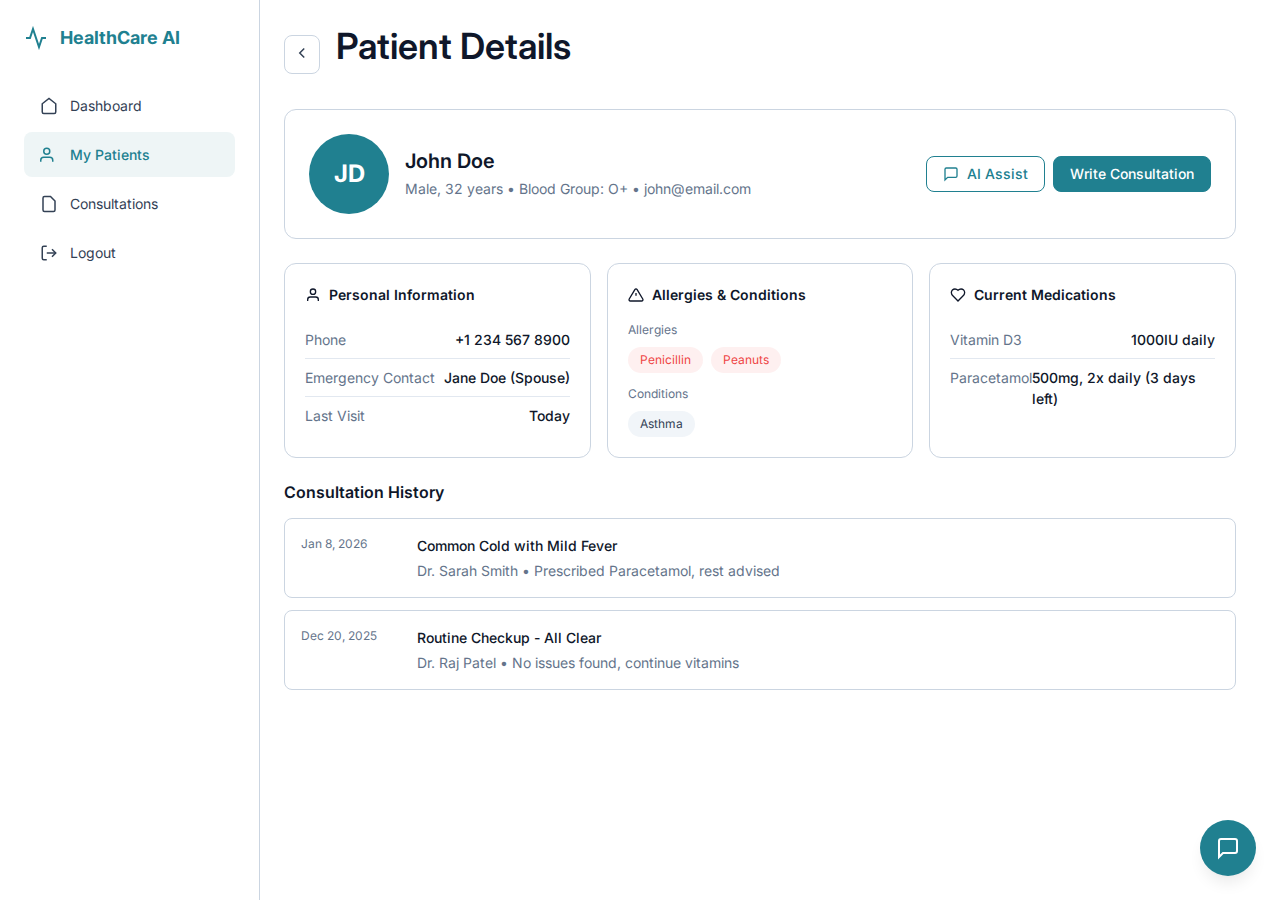
<file: frontend/pages/doctor-patient-view.html>
<!DOCTYPE html>
<html lang="en">

<head>
    <meta charset="UTF-8">
    <meta name="viewport" content="width=device-width, initial-scale=1.0">
    <title>Patient Details - HealthCare AI</title>
    <link href="https://fonts.googleapis.com/css2?family=Inter:wght@400;500;600;700&display=swap" rel="stylesheet">
    <link rel="stylesheet" href="../css/style.css">
    <link rel="stylesheet" href="../css/components.css">
    <link rel="stylesheet" href="../css/responsive.css">
    <style>
        .page-container {
            display: flex;
            min-height: 100vh;
            background: var(--color-white);
        }

        .sidebar {
            width: 260px;
            background: var(--color-white);
            border-right: 1px solid var(--color-border);
            padding: var(--space-6);
            position: fixed;
            top: 0;
            bottom: 0;
            overflow-y: auto;
            z-index: 10;
        }

        .sidebar-logo {
            display: flex;
            align-items: center;
            gap: var(--space-3);
            font-size: var(--font-size-lg);
            font-weight: var(--font-weight-bold);
            color: var(--color-primary);
            margin-bottom: var(--space-8);
            text-decoration: none;
        }

        .sidebar-nav {
            list-style: none;
        }

        .sidebar-item {
            margin-bottom: var(--space-1);
        }

        .sidebar-link {
            display: flex;
            align-items: center;
            gap: var(--space-3);
            padding: var(--space-3) var(--space-4);
            color: var(--color-text-light);
            text-decoration: none;
            border-radius: var(--radius-lg);
            font-size: var(--font-size-sm);
            transition: all var(--transition-fast);
        }

        .sidebar-link:hover {
            background: var(--color-bg-subtle);
            color: var(--color-text);
        }

        .sidebar-link.active {
            background: var(--color-primary-bg);
            color: var(--color-primary);
            font-weight: var(--font-weight-medium);
        }

        .main-content {
            flex: 1;
            margin-left: 260px;
            padding: var(--space-6);
            max-width: 1000px;
        }

        .page-header {
            display: flex;
            align-items: center;
            gap: var(--space-4);
            margin-bottom: var(--space-6);
        }

        .back-btn {
            padding: var(--space-2);
            background: transparent;
            border: 1px solid var(--color-border);
            border-radius: var(--radius-lg);
            cursor: pointer;
            color: var(--color-text-light);
        }

        .back-btn:hover {
            background: var(--color-bg-subtle);
            color: var(--color-text);
        }

        .patient-header {
            display: flex;
            align-items: center;
            gap: var(--space-4);
            padding: var(--space-6);
            background: var(--color-white);
            border: 1px solid var(--color-border);
            border-radius: var(--radius-xl);
            margin-bottom: var(--space-6);
        }

        .patient-avatar {
            width: 80px;
            height: 80px;
            background: var(--color-primary);
            border-radius: var(--radius-full);
            display: flex;
            align-items: center;
            justify-content: center;
            color: var(--color-white);
            font-size: var(--font-size-2xl);
            font-weight: var(--font-weight-bold);
        }

        .patient-info h2 {
            font-size: var(--font-size-xl);
            margin-bottom: var(--space-1);
        }

        .patient-meta {
            font-size: var(--font-size-sm);
            color: var(--color-text-muted);
        }

        .patient-actions {
            margin-left: auto;
            display: flex;
            gap: var(--space-2);
        }

        .info-grid {
            display: grid;
            grid-template-columns: repeat(auto-fit, minmax(280px, 1fr));
            gap: var(--space-4);
            margin-bottom: var(--space-6);
        }

        .info-card {
            background: var(--color-white);
            border: 1px solid var(--color-border);
            border-radius: var(--radius-xl);
            padding: var(--space-5);
        }

        .info-card-title {
            font-size: var(--font-size-sm);
            font-weight: var(--font-weight-semibold);
            color: var(--color-text);
            margin-bottom: var(--space-4);
            display: flex;
            align-items: center;
            gap: var(--space-2);
        }

        .info-item {
            display: flex;
            justify-content: space-between;
            padding: var(--space-2) 0;
            border-bottom: 1px solid var(--color-border-light);
            font-size: var(--font-size-sm);
        }

        .info-item:last-child {
            border-bottom: none;
        }

        .info-label {
            color: var(--color-text-muted);
        }

        .info-value {
            font-weight: var(--font-weight-medium);
        }

        .chip-list {
            display: flex;
            flex-wrap: wrap;
            gap: var(--space-2);
        }

        .chip {
            padding: var(--space-1) var(--space-3);
            background: var(--color-bg-muted);
            border-radius: var(--radius-full);
            font-size: var(--font-size-xs);
            color: var(--color-text-light);
        }

        .chip.danger {
            background: var(--color-danger-bg);
            color: var(--color-danger);
        }

        .history-section {
            margin-bottom: var(--space-6);
        }

        .section-title {
            font-size: var(--font-size-base);
            font-weight: var(--font-weight-semibold);
            margin-bottom: var(--space-4);
        }

        .history-item {
            display: flex;
            gap: var(--space-4);
            padding: var(--space-4);
            background: var(--color-white);
            border: 1px solid var(--color-border);
            border-radius: var(--radius-lg);
            margin-bottom: var(--space-3);
        }

        .history-date {
            font-size: var(--font-size-xs);
            color: var(--color-text-muted);
            min-width: 100px;
        }

        .history-content {
            flex: 1;
        }

        .history-title {
            font-weight: var(--font-weight-medium);
            font-size: var(--font-size-sm);
            margin-bottom: var(--space-1);
        }

        .history-desc {
            font-size: var(--font-size-sm);
            color: var(--color-text-muted);
        }

        /* AI Sidebar (same as doctor-dashboard) */
        .ai-fab {
            position: fixed;
            bottom: var(--space-6);
            right: var(--space-6);
            width: 56px;
            height: 56px;
            background: var(--color-primary);
            border: none;
            border-radius: var(--radius-full);
            color: var(--color-white);
            cursor: pointer;
            box-shadow: var(--shadow-lg);
            display: flex;
            align-items: center;
            justify-content: center;
            z-index: 100;
        }

        .ai-fab:hover {
            transform: scale(1.05);
        }

        .ai-fab.hidden {
            display: none;
        }

        .ai-sidebar {
            position: fixed;
            top: 0;
            right: -360px;
            width: 360px;
            height: 100vh;
            background: var(--color-white);
            border-left: 1px solid var(--color-border);
            z-index: 200;
            transition: right var(--transition-normal);
            display: flex;
            flex-direction: column;
        }

        .ai-sidebar.open {
            right: 0;
        }

        .ai-sidebar-header {
            display: flex;
            align-items: center;
            gap: var(--space-3);
            padding: var(--space-4);
            border-bottom: 1px solid var(--color-border);
        }

        .ai-sidebar-icon {
            width: 40px;
            height: 40px;
            background: var(--color-primary);
            border-radius: var(--radius-full);
            display: flex;
            align-items: center;
            justify-content: center;
            color: var(--color-white);
        }

        .ai-sidebar-title {
            flex: 1;
        }

        .ai-sidebar-title h3 {
            font-size: var(--font-size-base);
            font-weight: var(--font-weight-semibold);
        }

        .ai-sidebar-title span {
            font-size: var(--font-size-sm);
            color: var(--color-warning);
        }

        .ai-close-btn {
            padding: var(--space-2);
            background: transparent;
            border: none;
            color: var(--color-text-muted);
            cursor: pointer;
        }

        .ai-sidebar-content {
            flex: 1;
            overflow-y: auto;
            padding: var(--space-4);
        }

        .ai-message {
            background: var(--color-bg-subtle);
            border: 1px solid var(--color-border);
            border-radius: var(--radius-lg);
            padding: var(--space-4);
            margin-bottom: var(--space-4);
            font-size: var(--font-size-sm);
        }

        .ai-overlay {
            position: fixed;
            top: 0;
            left: 0;
            right: 0;
            bottom: 0;
            background: rgba(0, 0, 0, 0.3);
            z-index: 150;
            opacity: 0;
            pointer-events: none;
            transition: opacity var(--transition-normal);
        }

        .ai-overlay.active {
            opacity: 1;
            pointer-events: auto;
        }

        @media (max-width: 1023px) {
            .sidebar {
                display: none;
            }

            .main-content {
                margin-left: 0;
            }
        }
    </style>
</head>

<body>
    <div class="page-container">
        <aside class="sidebar">
            <a href="landing.html" class="sidebar-logo">
                <svg width="24" height="24" viewBox="0 0 24 24" fill="none" stroke="currentColor" stroke-width="2">
                    <path d="M22 12h-4l-3 9L9 3l-3 9H2" />
                </svg>
                HealthCare AI
            </a>
            <ul class="sidebar-nav">
                <li class="sidebar-item">
                    <a href="doctor-dashboard.html" class="sidebar-link">
                        <svg width="18" height="18" viewBox="0 0 24 24" fill="none" stroke="currentColor"
                            stroke-width="2">
                            <path d="M3 9l9-7 9 7v11a2 2 0 0 1-2 2H5a2 2 0 0 1-2-2z" />
                        </svg>
                        Dashboard
                    </a>
                </li>
                <li class="sidebar-item">
                    <a href="doctor-patient-view.html" class="sidebar-link active">
                        <svg width="18" height="18" viewBox="0 0 24 24" fill="none" stroke="currentColor"
                            stroke-width="2">
                            <path d="M17 21v-2a4 4 0 0 0-4-4H5a4 4 0 0 0-4 4v2" />
                            <circle cx="9" cy="7" r="4" />
                        </svg>
                        My Patients
                    </a>
                </li>
                <li class="sidebar-item">
                    <a href="doctor-consultation.html" class="sidebar-link">
                        <svg width="18" height="18" viewBox="0 0 24 24" fill="none" stroke="currentColor"
                            stroke-width="2">
                            <path d="M14 2H6a2 2 0 0 0-2 2v16a2 2 0 0 0 2 2h12a2 2 0 0 0 2-2V8z" />
                        </svg>
                        Consultations
                    </a>
                </li>
                <li class="sidebar-item">
                    <a href="index.html" class="sidebar-link">
                        <svg width="18" height="18" viewBox="0 0 24 24" fill="none" stroke="currentColor"
                            stroke-width="2">
                            <path d="M9 21H5a2 2 0 0 1-2-2V5a2 2 0 0 1 2-2h4" />
                            <polyline points="16 17 21 12 16 7" />
                            <line x1="21" y1="12" x2="9" y2="12" />
                        </svg>
                        Logout
                    </a>
                </li>
            </ul>
        </aside>

        <main class="main-content">
            <div class="page-header">
                <button class="back-btn" onclick="history.back()">
                    <svg width="18" height="18" viewBox="0 0 24 24" fill="none" stroke="currentColor" stroke-width="2">
                        <polyline points="15 18 9 12 15 6" />
                    </svg>
                </button>
                <h1>Patient Details</h1>
            </div>

            <div class="patient-header">
                <div class="patient-avatar">JD</div>
                <div class="patient-info">
                    <h2>John Doe</h2>
                    <div class="patient-meta">Male, 32 years • Blood Group: O+ • john@email.com</div>
                </div>
                <div class="patient-actions">
                    <button class="btn btn-secondary btn-sm" onclick="openAISidebar()">
                        <svg width="16" height="16" viewBox="0 0 24 24" fill="none" stroke="currentColor"
                            stroke-width="2">
                            <path d="M21 15a2 2 0 0 1-2 2H7l-4 4V5a2 2 0 0 1 2-2h14a2 2 0 0 1 2 2z" />
                        </svg>
                        AI Assist
                    </button>
                    <a href="doctor-consultation.html" class="btn btn-primary btn-sm">Write Consultation</a>
                </div>
            </div>

            <div class="info-grid">
                <div class="info-card">
                    <div class="info-card-title">
                        <svg width="16" height="16" viewBox="0 0 24 24" fill="none" stroke="currentColor"
                            stroke-width="2">
                            <path d="M20 21v-2a4 4 0 0 0-4-4H8a4 4 0 0 0-4 4v2" />
                            <circle cx="12" cy="7" r="4" />
                        </svg>
                        Personal Information
                    </div>
                    <div class="info-item"><span class="info-label">Phone</span><span class="info-value">+1 234 567
                            8900</span></div>
                    <div class="info-item"><span class="info-label">Emergency Contact</span><span
                            class="info-value">Jane Doe (Spouse)</span></div>
                    <div class="info-item"><span class="info-label">Last Visit</span><span
                            class="info-value">Today</span></div>
                </div>

                <div class="info-card">
                    <div class="info-card-title">
                        <svg width="16" height="16" viewBox="0 0 24 24" fill="none" stroke="currentColor"
                            stroke-width="2">
                            <path
                                d="M10.29 3.86L1.82 18a2 2 0 0 0 1.71 3h16.94a2 2 0 0 0 1.71-3L13.71 3.86a2 2 0 0 0-3.42 0z" />
                            <line x1="12" y1="9" x2="12" y2="13" />
                            <line x1="12" y1="17" x2="12.01" y2="17" />
                        </svg>
                        Allergies & Conditions
                    </div>
                    <div style="margin-bottom: var(--space-3);">
                        <div
                            style="font-size: var(--font-size-xs); color: var(--color-text-muted); margin-bottom: var(--space-2);">
                            Allergies</div>
                        <div class="chip-list">
                            <span class="chip danger">Penicillin</span>
                            <span class="chip danger">Peanuts</span>
                        </div>
                    </div>
                    <div>
                        <div
                            style="font-size: var(--font-size-xs); color: var(--color-text-muted); margin-bottom: var(--space-2);">
                            Conditions</div>
                        <div class="chip-list">
                            <span class="chip">Asthma</span>
                        </div>
                    </div>
                </div>

                <div class="info-card">
                    <div class="info-card-title">
                        <svg width="16" height="16" viewBox="0 0 24 24" fill="none" stroke="currentColor"
                            stroke-width="2">
                            <path
                                d="M19 14c1.49-1.46 3-3.21 3-5.5A5.5 5.5 0 0 0 16.5 3c-1.76 0-3 .5-4.5 2-1.5-1.5-2.74-2-4.5-2A5.5 5.5 0 0 0 2 8.5c0 2.3 1.5 4.05 3 5.5l7 7Z" />
                        </svg>
                        Current Medications
                    </div>
                    <div class="info-item"><span class="info-label">Vitamin D3</span><span class="info-value">1000IU
                            daily</span></div>
                    <div class="info-item"><span class="info-label">Paracetamol</span><span class="info-value">500mg, 2x
                            daily (3 days left)</span></div>
                </div>
            </div>

            <div class="history-section">
                <h3 class="section-title">Consultation History</h3>
                <div class="history-item">
                    <div class="history-date">Jan 8, 2026</div>
                    <div class="history-content">
                        <div class="history-title">Common Cold with Mild Fever</div>
                        <div class="history-desc">Dr. Sarah Smith • Prescribed Paracetamol, rest advised</div>
                    </div>
                </div>
                <div class="history-item">
                    <div class="history-date">Dec 20, 2025</div>
                    <div class="history-content">
                        <div class="history-title">Routine Checkup - All Clear</div>
                        <div class="history-desc">Dr. Raj Patel • No issues found, continue vitamins</div>
                    </div>
                </div>
            </div>
        </main>
    </div>

    <!-- AI FAB -->
    <button class="ai-fab" id="ai-fab" onclick="openAISidebar()">
        <svg width="24" height="24" viewBox="0 0 24 24" fill="none" stroke="currentColor" stroke-width="2">
            <path d="M21 15a2 2 0 0 1-2 2H7l-4 4V5a2 2 0 0 1 2-2h14a2 2 0 0 1 2 2z" />
        </svg>
    </button>

    <div class="ai-overlay" id="ai-overlay" onclick="closeAISidebar()"></div>

    <div class="ai-sidebar" id="ai-sidebar">
        <div class="ai-sidebar-header">
            <div class="ai-sidebar-icon">
                <svg width="20" height="20" viewBox="0 0 24 24" fill="none" stroke="currentColor" stroke-width="2">
                    <path d="M21 15a2 2 0 0 1-2 2H7l-4 4V5a2 2 0 0 1 2-2h14a2 2 0 0 1 2 2z" />
                </svg>
            </div>
            <div class="ai-sidebar-title">
                <h3>AI Assistant</h3>
                <span>Development Mode</span>
            </div>
            <button class="ai-close-btn" onclick="closeAISidebar()">
                <svg width="20" height="20" viewBox="0 0 24 24" fill="none" stroke="currentColor" stroke-width="2">
                    <line x1="18" y1="6" x2="6" y2="18" />
                    <line x1="6" y1="6" x2="18" y2="18" />
                </svg>
            </button>
        </div>
        <div class="ai-sidebar-content">
            <div class="ai-message">
                <p><strong>Patient: John Doe</strong></p>
                <p style="margin-top: var(--space-2);">AI Assistant is currently under development. For clinical
                    decisions, please rely on your professional judgment and consult medical references.</p>
            </div>
        </div>
    </div>

    <script src="../js/transitions.js"></script>
    <script>
        const aiFab = document.getElementById('ai-fab');
        const aiSidebar = document.getElementById('ai-sidebar');
        const aiOverlay = document.getElementById('ai-overlay');

        function openAISidebar() {
            aiSidebar.classList.add('open');
            aiOverlay.classList.add('active');
            aiFab.classList.add('hidden');
        }

        function closeAISidebar() {
            aiSidebar.classList.remove('open');
            aiOverlay.classList.remove('active');
            aiFab.classList.remove('hidden');
        }
    </script>
</body>

</html>
</file>
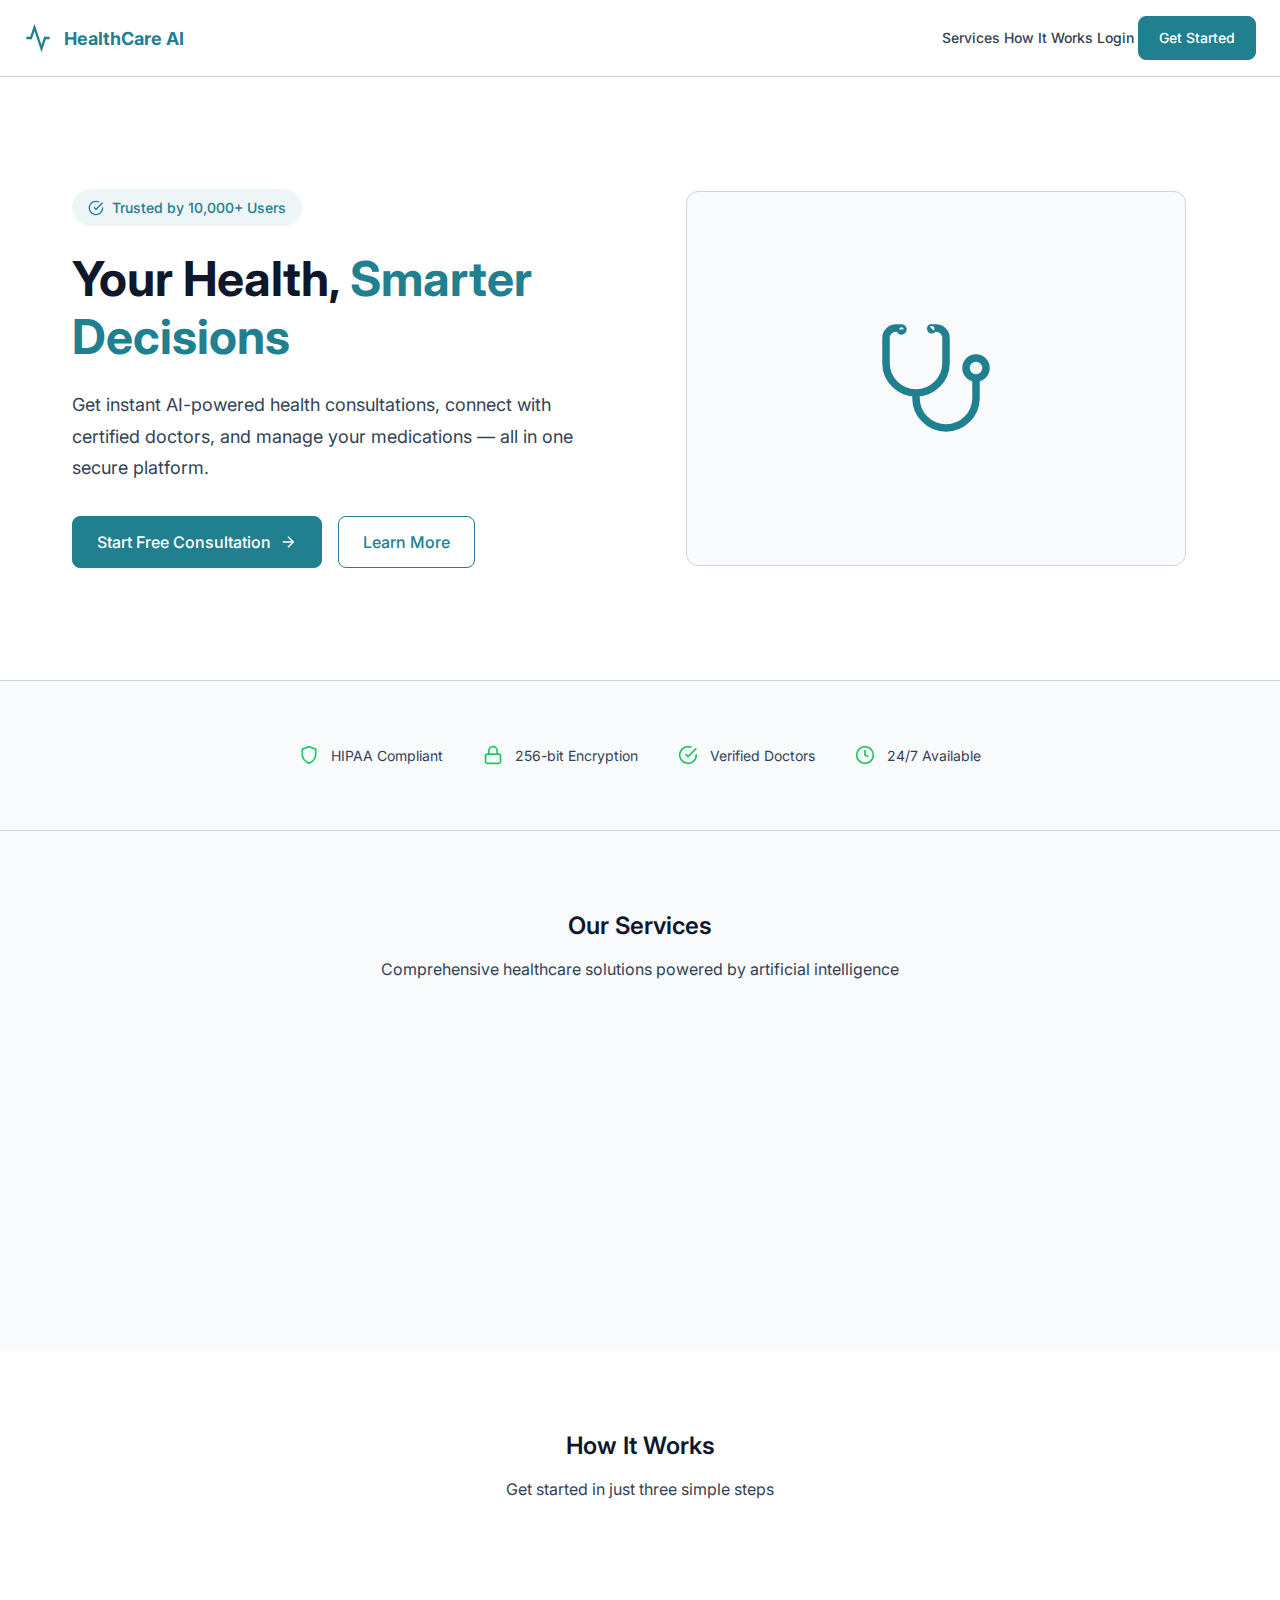
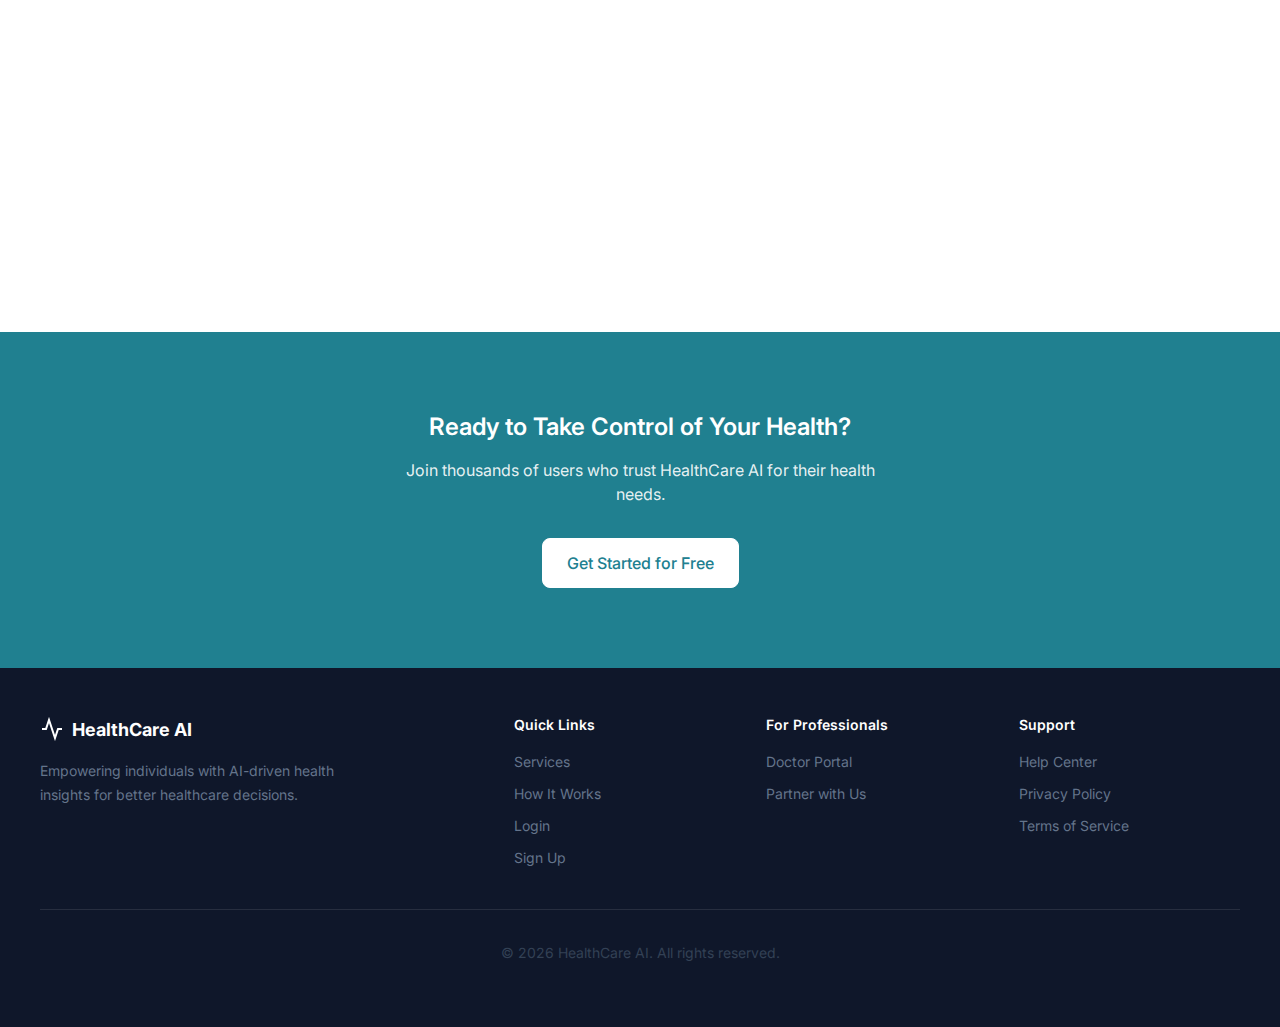
<file: frontend/pages/landing.html>
<!DOCTYPE html>
<html lang="en">

<head>
  <meta charset="UTF-8">
  <meta name="viewport" content="width=device-width, initial-scale=1.0">
  <meta name="description"
    content="AI-powered healthcare consultation - Get instant health guidance, connect with doctors, and manage prescriptions">
  <title>HealthCare AI - Smart Health Consultation</title>

  <!-- Fonts -->
  <link rel="preconnect" href="https://fonts.googleapis.com">
  <link rel="preconnect" href="https://fonts.gstatic.com" crossorigin>
  <link href="https://fonts.googleapis.com/css2?family=Inter:wght@400;500;600;700&display=swap" rel="stylesheet">

  <!-- Styles -->
  <link rel="stylesheet" href="../css/style.css">
  <link rel="stylesheet" href="../css/components.css">
  <link rel="stylesheet" href="../css/responsive.css">

  <style>
    /* Hero Section */
    .hero {
      background: var(--color-white);
      padding: var(--space-16) var(--space-4);
    }

    .hero-content {
      max-width: 1200px;
      margin: 0 auto;
      display: grid;
      grid-template-columns: 1fr;
      gap: var(--space-12);
      align-items: center;
    }

    .hero-text {
      max-width: 600px;
    }

    .hero-badge {
      display: inline-flex;
      align-items: center;
      gap: var(--space-2);
      padding: var(--space-2) var(--space-4);
      background: var(--color-primary-bg);
      border-radius: var(--radius-full);
      font-size: var(--font-size-sm);
      color: var(--color-primary);
      font-weight: var(--font-weight-medium);
      margin-bottom: var(--space-6);
    }

    .hero-title {
      font-size: clamp(2rem, 5vw, 3rem);
      font-weight: var(--font-weight-bold);
      color: var(--color-text);
      line-height: 1.2;
      margin-bottom: var(--space-6);
    }

    .hero-title span {
      color: var(--color-primary);
    }

    .hero-subtitle {
      font-size: var(--font-size-lg);
      color: var(--color-text-light);
      margin-bottom: var(--space-8);
      line-height: var(--line-height-relaxed);
    }

    .hero-buttons {
      display: flex;
      flex-wrap: wrap;
      gap: var(--space-4);
    }

    .hero-image {
      display: flex;
      justify-content: center;
    }

    .hero-illustration {
      width: 100%;
      max-width: 500px;
      aspect-ratio: 4/3;
      background: var(--color-bg-subtle);
      border: 1px solid var(--color-border);
      border-radius: var(--radius-xl);
      display: flex;
      align-items: center;
      justify-content: center;
      color: var(--color-primary);
    }

    /* Services Section */
    .services {
      padding: var(--space-20) var(--space-4);
      background: var(--color-bg-subtle);
    }

    .section-header {
      text-align: center;
      max-width: 600px;
      margin: 0 auto var(--space-12);
    }

    .section-title {
      font-size: var(--font-size-2xl);
      margin-bottom: var(--space-4);
    }

    .section-subtitle {
      font-size: var(--font-size-base);
      color: var(--color-text-light);
      margin: 0;
    }

    .services-grid {
      display: grid;
      grid-template-columns: repeat(auto-fit, minmax(260px, 1fr));
      gap: var(--space-6);
      max-width: 1200px;
      margin: 0 auto;
    }

    .service-card {
      padding: var(--space-6);
      background: var(--color-white);
      border: 1px solid var(--color-border);
      border-radius: var(--radius-xl);
      transition: box-shadow var(--transition-normal);
    }

    .service-card:hover {
      box-shadow: var(--shadow-md);
    }

    .service-icon {
      width: 48px;
      height: 48px;
      margin-bottom: var(--space-4);
      display: flex;
      align-items: center;
      justify-content: center;
      background: var(--color-primary-bg);
      border-radius: var(--radius-lg);
      color: var(--color-primary);
    }

    .service-card:nth-child(2) .service-icon {
      background: var(--color-success-bg);
      color: var(--color-success);
    }

    .service-card:nth-child(3) .service-icon {
      background: var(--color-warning-bg);
      color: var(--color-warning);
    }

    .service-card:nth-child(4) .service-icon {
      background: var(--color-info-bg);
      color: var(--color-info);
    }

    .service-title {
      font-size: var(--font-size-lg);
      font-weight: var(--font-weight-semibold);
      margin-bottom: var(--space-2);
    }

    .service-desc {
      color: var(--color-text-light);
      font-size: var(--font-size-sm);
      line-height: var(--line-height-relaxed);
      margin: 0;
    }

    /* How It Works */
    .how-it-works {
      padding: var(--space-20) var(--space-4);
      background: var(--color-white);
    }

    .steps {
      display: flex;
      flex-direction: column;
      gap: var(--space-8);
      max-width: 700px;
      margin: 0 auto;
    }

    .step {
      display: flex;
      gap: var(--space-5);
      align-items: flex-start;
    }

    .step-number {
      flex-shrink: 0;
      width: 40px;
      height: 40px;
      background: var(--color-primary);
      color: var(--color-white);
      border-radius: var(--radius-full);
      display: flex;
      align-items: center;
      justify-content: center;
      font-weight: var(--font-weight-bold);
      font-size: var(--font-size-base);
    }

    .step-content h3 {
      font-size: var(--font-size-lg);
      font-weight: var(--font-weight-semibold);
      margin-bottom: var(--space-2);
    }

    .step-content p {
      color: var(--color-text-light);
      font-size: var(--font-size-sm);
      margin: 0;
      line-height: var(--line-height-relaxed);
    }

    /* Trust Section */
    .trust {
      padding: var(--space-16) var(--space-4);
      background: var(--color-bg-subtle);
      border-top: 1px solid var(--color-border);
      border-bottom: 1px solid var(--color-border);
    }

    .trust-content {
      max-width: 1000px;
      margin: 0 auto;
      display: flex;
      flex-wrap: wrap;
      justify-content: center;
      gap: var(--space-10);
    }

    .trust-item {
      display: flex;
      align-items: center;
      gap: var(--space-3);
      color: var(--color-text-light);
      font-size: var(--font-size-sm);
    }

    .trust-item svg {
      color: var(--color-success);
    }

    /* CTA Section */
    .cta {
      padding: var(--space-20) var(--space-4);
      background: var(--color-primary);
      text-align: center;
    }

    .cta h2 {
      font-size: var(--font-size-2xl);
      color: var(--color-white);
      margin-bottom: var(--space-4);
    }

    .cta p {
      font-size: var(--font-size-base);
      color: rgba(255, 255, 255, 0.9);
      margin-bottom: var(--space-8);
      max-width: 500px;
      margin-left: auto;
      margin-right: auto;
    }

    .cta .btn-white {
      background: var(--color-white);
      color: var(--color-primary);
      border-color: var(--color-white);
    }

    .cta .btn-white:hover {
      background: var(--color-bg-subtle);
    }

    /* Footer */
    .footer {
      padding: var(--space-12) var(--space-4);
      background: var(--color-text);
      color: var(--color-text-muted);
    }

    .footer-content {
      max-width: 1200px;
      margin: 0 auto;
      display: grid;
      grid-template-columns: 1fr;
      gap: var(--space-8);
    }

    .footer-brand {
      max-width: 300px;
    }

    .footer-logo {
      display: flex;
      align-items: center;
      gap: var(--space-2);
      font-size: var(--font-size-lg);
      font-weight: var(--font-weight-bold);
      color: var(--color-white);
      margin-bottom: var(--space-4);
    }

    .footer-brand p {
      font-size: var(--font-size-sm);
      color: var(--color-text-muted);
      margin: 0;
      line-height: var(--line-height-relaxed);
    }

    .footer-links h4 {
      color: var(--color-white);
      margin-bottom: var(--space-4);
      font-size: var(--font-size-sm);
      font-weight: var(--font-weight-semibold);
    }

    .footer-links ul {
      list-style: none;
    }

    .footer-links li {
      margin-bottom: var(--space-2);
    }

    .footer-links a {
      color: var(--color-text-muted);
      text-decoration: none;
      font-size: var(--font-size-sm);
      transition: color var(--transition-fast);
    }

    .footer-links a:hover {
      color: var(--color-white);
    }

    .footer-bottom {
      max-width: 1200px;
      margin: var(--space-8) auto 0;
      padding-top: var(--space-8);
      border-top: 1px solid rgba(255, 255, 255, 0.1);
      text-align: center;
      font-size: var(--font-size-sm);
    }

    /* Responsive */
    @media (min-width: 768px) {
      .footer-content {
        grid-template-columns: 2fr 1fr 1fr 1fr;
      }
    }

    @media (min-width: 1024px) {
      .hero-content {
        grid-template-columns: 1fr 1fr;
        padding: var(--space-8);
      }

      .hero {
        padding: var(--space-20) var(--space-4);
      }
    }
  </style>
</head>

<body>
  <!-- Navigation -->
  <nav class="navbar">
    <a href="landing.html" class="navbar-brand">
      <svg width="28" height="28" viewBox="0 0 24 24" fill="none" stroke="currentColor" stroke-width="2">
        <path d="M22 12h-4l-3 9L9 3l-3 9H2" />
      </svg>
      HealthCare AI
    </a>
    <div class="navbar-nav hide-mobile">
      <a href="#services" class="nav-link">Services</a>
      <a href="#how-it-works" class="nav-link">How It Works</a>
      <a href="index.html" class="nav-link">Login</a>
      <a href="index.html#signup" class="btn btn-primary">Get Started</a>
    </div>
    <button class="btn btn-ghost btn-icon show-mobile" id="menu-toggle">
      <svg width="24" height="24" viewBox="0 0 24 24" fill="none" stroke="currentColor" stroke-width="2">
        <line x1="3" y1="12" x2="21" y2="12"></line>
        <line x1="3" y1="6" x2="21" y2="6"></line>
        <line x1="3" y1="18" x2="21" y2="18"></line>
      </svg>
    </button>
  </nav>

  <!-- Hero Section -->
  <section class="hero">
    <div class="hero-content">
      <div class="hero-text">
        <div class="hero-badge">
          <svg width="16" height="16" viewBox="0 0 24 24" fill="none" stroke="currentColor" stroke-width="2">
            <path d="M22 11.08V12a10 10 0 1 1-5.93-9.14" />
            <polyline points="22 4 12 14.01 9 11.01" />
          </svg>
          Trusted by 10,000+ Users
        </div>
        <h1 class="hero-title">
          Your Health, <span>Smarter Decisions</span>
        </h1>
        <p class="hero-subtitle">
          Get instant AI-powered health consultations, connect with certified doctors, and manage your medications — all
          in one secure platform.
        </p>
        <div class="hero-buttons">
          <a href="index.html#signup" class="btn btn-primary btn-lg">
            Start Free Consultation
            <svg width="18" height="18" viewBox="0 0 24 24" fill="none" stroke="currentColor" stroke-width="2">
              <line x1="5" y1="12" x2="19" y2="12"></line>
              <polyline points="12 5 19 12 12 19"></polyline>
            </svg>
          </a>
          <a href="#how-it-works" class="btn btn-secondary btn-lg">
            Learn More
          </a>
        </div>
      </div>
      <div class="hero-image">
        <div class="hero-illustration">
          <svg width="120" height="120" viewBox="0 0 24 24" fill="none" stroke="currentColor" stroke-width="1.5">
            <path
              d="M4.8 2.3A.3.3 0 1 0 5 2H4a2 2 0 0 0-2 2v5a6 6 0 0 0 6 6v0a6 6 0 0 0 6-6V4a2 2 0 0 0-2-2h-1a.2.2 0 1 0 .3.3" />
            <path d="M8 15v1a6 6 0 0 0 6 6v0a6 6 0 0 0 6-6v-4" />
            <circle cx="20" cy="10" r="2" />
          </svg>
        </div>
      </div>
    </div>
  </section>

  <!-- Trust Badges -->
  <section class="trust">
    <div class="trust-content">
      <div class="trust-item">
        <svg width="20" height="20" viewBox="0 0 24 24" fill="none" stroke="currentColor" stroke-width="2">
          <path d="M12 22s8-4 8-10V5l-8-3-8 3v7c0 6 8 10 8 10z" />
        </svg>
        HIPAA Compliant
      </div>
      <div class="trust-item">
        <svg width="20" height="20" viewBox="0 0 24 24" fill="none" stroke="currentColor" stroke-width="2">
          <rect x="3" y="11" width="18" height="11" rx="2" ry="2" />
          <path d="M7 11V7a5 5 0 0 1 10 0v4" />
        </svg>
        256-bit Encryption
      </div>
      <div class="trust-item">
        <svg width="20" height="20" viewBox="0 0 24 24" fill="none" stroke="currentColor" stroke-width="2">
          <path d="M22 11.08V12a10 10 0 1 1-5.93-9.14" />
          <polyline points="22 4 12 14.01 9 11.01" />
        </svg>
        Verified Doctors
      </div>
      <div class="trust-item">
        <svg width="20" height="20" viewBox="0 0 24 24" fill="none" stroke="currentColor" stroke-width="2">
          <circle cx="12" cy="12" r="10" />
          <polyline points="12 6 12 12 16 14" />
        </svg>
        24/7 Available
      </div>
    </div>
  </section>

  <!-- Services Section -->
  <section class="services" id="services">
    <div class="section-header">
      <h2 class="section-title">Our Services</h2>
      <p class="section-subtitle">Comprehensive healthcare solutions powered by artificial intelligence</p>
    </div>

    <div class="services-grid">
      <div class="service-card">
        <div class="service-icon">
          <svg width="24" height="24" viewBox="0 0 24 24" fill="none" stroke="currentColor" stroke-width="2">
            <path d="M21 15a2 2 0 0 1-2 2H7l-4 4V5a2 2 0 0 1 2-2h14a2 2 0 0 1 2 2z" />
          </svg>
        </div>
        <h3 class="service-title">AI Health Consultation</h3>
        <p class="service-desc">Chat with our AI assistant to get instant health guidance based on your symptoms and
          medical history.</p>
      </div>

      <div class="service-card">
        <div class="service-icon">
          <svg width="24" height="24" viewBox="0 0 24 24" fill="none" stroke="currentColor" stroke-width="2">
            <path d="M16 21v-2a4 4 0 0 0-4-4H5a4 4 0 0 0-4 4v2" />
            <circle cx="8.5" cy="7" r="4" />
            <line x1="20" y1="8" x2="20" y2="14" />
            <line x1="23" y1="11" x2="17" y2="11" />
          </svg>
        </div>
        <h3 class="service-title">Connect with Doctors</h3>
        <p class="service-desc">Book consultations with certified healthcare professionals for personalized medical
          advice.</p>
      </div>

      <div class="service-card">
        <div class="service-icon">
          <svg width="24" height="24" viewBox="0 0 24 24" fill="none" stroke="currentColor" stroke-width="2">
            <path
              d="M19 14c1.49-1.46 3-3.21 3-5.5A5.5 5.5 0 0 0 16.5 3c-1.76 0-3 .5-4.5 2-1.5-1.5-2.74-2-4.5-2A5.5 5.5 0 0 0 2 8.5c0 2.3 1.5 4.05 3 5.5l7 7Z" />
          </svg>
        </div>
        <h3 class="service-title">Prescription Management</h3>
        <p class="service-desc">Keep track of your medications, set reminders, and never miss a dose again.</p>
      </div>

      <div class="service-card">
        <div class="service-icon">
          <svg width="24" height="24" viewBox="0 0 24 24" fill="none" stroke="currentColor" stroke-width="2">
            <path d="M14 2H6a2 2 0 0 0-2 2v16a2 2 0 0 0 2 2h12a2 2 0 0 0 2-2V8z" />
            <polyline points="14 2 14 8 20 8" />
            <line x1="16" y1="13" x2="8" y2="13" />
            <line x1="16" y1="17" x2="8" y2="17" />
          </svg>
        </div>
        <h3 class="service-title">Health History</h3>
        <p class="service-desc">All your medical records, consultations, and prescriptions stored securely in one place.
        </p>
      </div>
    </div>
  </section>

  <!-- How It Works -->
  <section class="how-it-works" id="how-it-works">
    <div class="section-header">
      <h2 class="section-title">How It Works</h2>
      <p class="section-subtitle">Get started in just three simple steps</p>
    </div>

    <div class="steps">
      <div class="step">
        <div class="step-number">1</div>
        <div class="step-content">
          <h3>Create Your Account</h3>
          <p>Sign up for free and complete your health profile with basic medical information for personalized
            recommendations.</p>
        </div>
      </div>

      <div class="step">
        <div class="step-number">2</div>
        <div class="step-content">
          <h3>Start AI Consultation</h3>
          <p>Describe your symptoms to our AI assistant. It analyzes your input along with your medical history to
            provide guidance.</p>
        </div>
      </div>

      <div class="step">
        <div class="step-number">3</div>
        <div class="step-content">
          <h3>Get Care & Follow Up</h3>
          <p>Receive recommendations, connect with doctors if needed, and manage your prescriptions all in one platform.
          </p>
        </div>
      </div>
    </div>
  </section>

  <!-- CTA Section -->
  <section class="cta">
    <h2>Ready to Take Control of Your Health?</h2>
    <p>Join thousands of users who trust HealthCare AI for their health needs.</p>
    <a href="index.html#signup" class="btn btn-white btn-lg">
      Get Started for Free
    </a>
  </section>

  <!-- Footer -->
  <footer class="footer">
    <div class="footer-content">
      <div class="footer-brand">
        <div class="footer-logo">
          <svg width="24" height="24" viewBox="0 0 24 24" fill="none" stroke="currentColor" stroke-width="2">
            <path d="M22 12h-4l-3 9L9 3l-3 9H2" />
          </svg>
          HealthCare AI
        </div>
        <p>Empowering individuals with AI-driven health insights for better healthcare decisions.</p>
      </div>

      <div class="footer-links">
        <h4>Quick Links</h4>
        <ul>
          <li><a href="#services">Services</a></li>
          <li><a href="#how-it-works">How It Works</a></li>
          <li><a href="index.html">Login</a></li>
          <li><a href="index.html#signup">Sign Up</a></li>
        </ul>
      </div>

      <div class="footer-links">
        <h4>For Professionals</h4>
        <ul>
          <li><a href="doctor-dashboard.html">Doctor Portal</a></li>
          <li><a href="#">Partner with Us</a></li>
        </ul>
      </div>

      <div class="footer-links">
        <h4>Support</h4>
        <ul>
          <li><a href="#">Help Center</a></li>
          <li><a href="#">Privacy Policy</a></li>
          <li><a href="#">Terms of Service</a></li>
        </ul>
      </div>
    </div>

    <div class="footer-bottom">
      <p>&copy; 2026 HealthCare AI. All rights reserved.</p>
    </div>
  </footer>

  <script>
    // Mobile menu toggle
    const menuToggle = document.getElementById('menu-toggle');
    menuToggle?.addEventListener('click', () => {
      alert('Mobile menu coming soon!');
    });

    // Smooth scroll for anchor links
    document.querySelectorAll('a[href^="#"]').forEach(anchor => {
      anchor.addEventListener('click', function (e) {
        e.preventDefault();
        const target = document.querySelector(this.getAttribute('href'));
        if (target) {
          target.scrollIntoView({ behavior: 'smooth', block: 'start' });
        }
      });
    });

    // Navbar scroll effect
    const navbar = document.querySelector('.navbar');
    let lastScroll = 0;

    window.addEventListener('scroll', () => {
      const currentScroll = window.pageYOffset;

      if (currentScroll > 50) {
        navbar.style.boxShadow = '0 2px 10px rgba(0, 0, 0, 0.1)';
        navbar.style.background = 'rgba(255, 255, 255, 0.98)';
      } else {
        navbar.style.boxShadow = 'none';
        navbar.style.background = 'var(--color-white)';
      }

      lastScroll = currentScroll;
    });

    // Fade-in animation on scroll
    const observerOptions = {
      root: null,
      rootMargin: '0px',
      threshold: 0.1
    };

    const fadeInObserver = new IntersectionObserver((entries) => {
      entries.forEach(entry => {
        if (entry.isIntersecting) {
          entry.target.style.opacity = '1';
          entry.target.style.transform = 'translateY(0)';
        }
      });
    }, observerOptions);

    // Apply fade-in to sections
    document.querySelectorAll('.service-card, .step, .trust-item').forEach(el => {
      el.style.opacity = '0';
      el.style.transform = 'translateY(20px)';
      el.style.transition = 'opacity 0.6s ease, transform 0.6s ease';
      fadeInObserver.observe(el);
    });

    // Stagger animation for service cards
    document.querySelectorAll('.service-card').forEach((card, index) => {
      card.style.transitionDelay = `${index * 0.1}s`;
    });

    // Button hover ripple effect
    document.querySelectorAll('.btn').forEach(btn => {
      btn.addEventListener('mouseenter', function (e) {
        this.style.transform = 'translateY(-2px)';
      });
      btn.addEventListener('mouseleave', function (e) {
        this.style.transform = 'translateY(0)';
      });
    });

    // Page load animation
    window.addEventListener('load', () => {
      document.body.style.opacity = '0';
      document.body.style.transition = 'opacity 0.5s ease';
      requestAnimationFrame(() => {
        document.body.style.opacity = '1';
      });
    });
  </script>
</body>

</html>
</file>
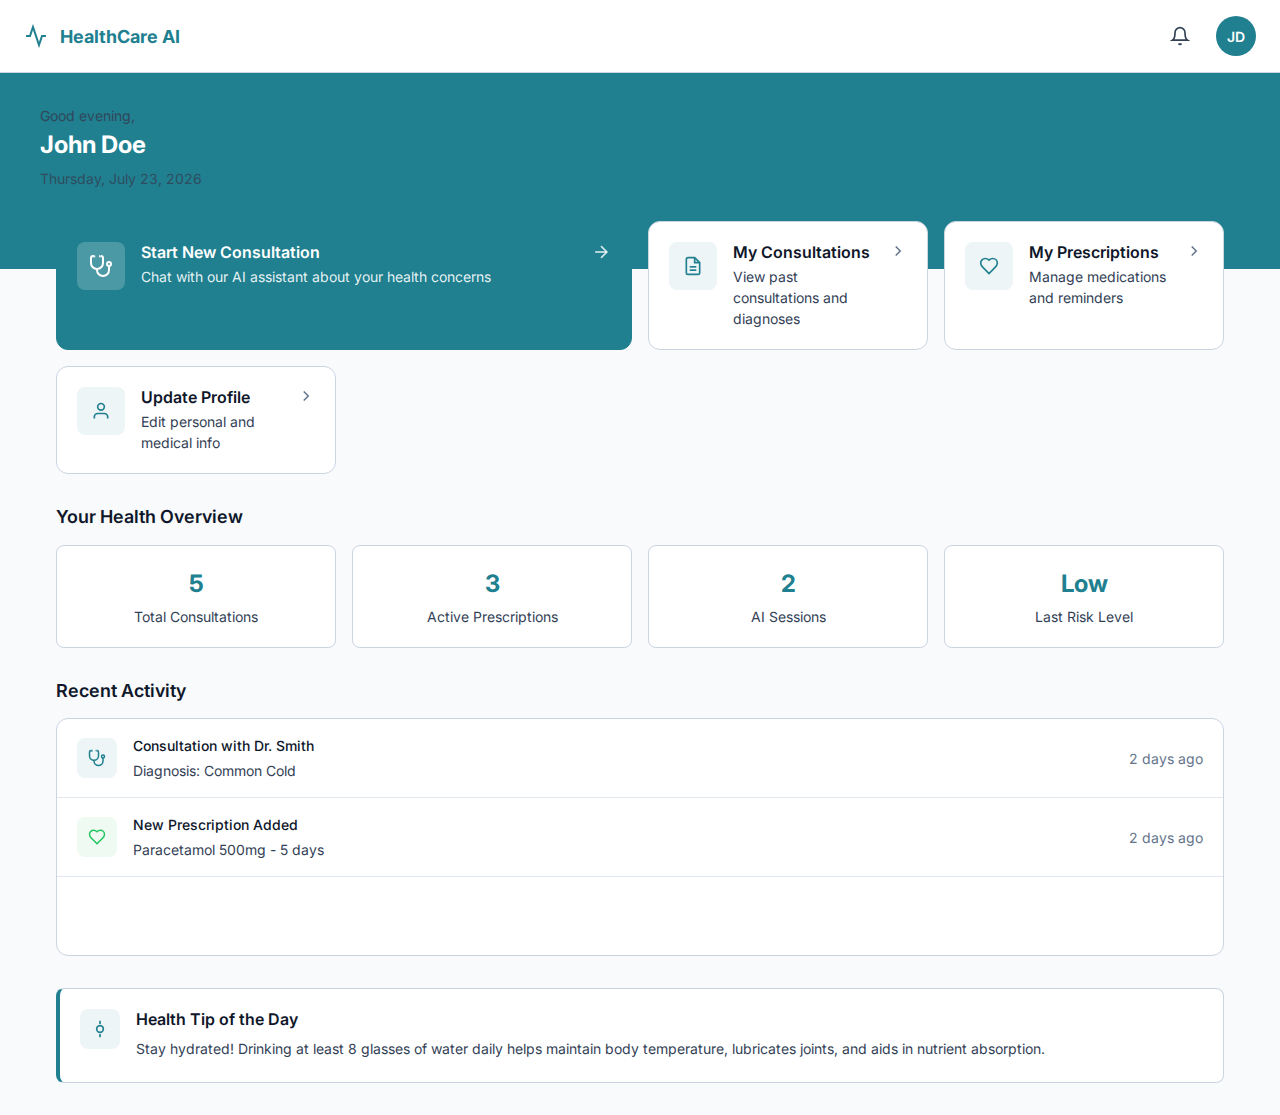
<file: frontend/pages/patient-dashboard.html>
<!DOCTYPE html>
<html lang="en">

<head>
    <meta charset="UTF-8">
    <meta name="viewport" content="width=device-width, initial-scale=1.0">
    <title>Dashboard - HealthCare AI</title>

    <link rel="preconnect" href="https://fonts.googleapis.com">
    <link rel="preconnect" href="https://fonts.gstatic.com" crossorigin>
    <link href="https://fonts.googleapis.com/css2?family=Inter:wght@400;500;600;700&display=swap" rel="stylesheet">

    <link rel="stylesheet" href="../css/style.css">
    <link rel="stylesheet" href="../css/components.css">
    <link rel="stylesheet" href="../css/responsive.css">

    <style>
        .dashboard {
            min-height: 100vh;
            background: var(--color-bg-subtle);
        }

        .dashboard-header {
            background: var(--color-primary);
            color: var(--color-white);
            padding: var(--space-8) var(--space-4);
            margin-bottom: calc(-1 * var(--space-12));
            padding-bottom: var(--space-16);
        }

        .header-content {
            max-width: 1200px;
            margin: 0 auto;
        }

        .greeting {
            font-size: var(--font-size-sm);
            opacity: 0.9;
            margin-bottom: var(--space-1);
        }

        .user-name {
            font-size: var(--font-size-2xl);
            font-weight: var(--font-weight-bold);
            margin-bottom: var(--space-2);
            color: var(--color-white);
        }

        .date-display {
            font-size: var(--font-size-sm);
            opacity: 0.8;
        }

        .dashboard-content {
            max-width: 1200px;
            margin: 0 auto;
            padding: 0 var(--space-4) var(--space-20);
        }

        /* Action Cards */
        .action-cards {
            display: grid;
            grid-template-columns: repeat(auto-fit, minmax(280px, 1fr));
            gap: var(--space-4);
            margin-bottom: var(--space-8);
        }

        .action-card {
            background: var(--color-white);
            padding: var(--space-5);
            border: 1px solid var(--color-border);
            border-radius: var(--radius-xl);
            cursor: pointer;
            transition: all var(--transition-normal);
            text-decoration: none;
            color: inherit;
            display: flex;
            align-items: flex-start;
            gap: var(--space-4);
        }

        .action-card:hover {
            box-shadow: var(--shadow-md);
            border-color: var(--color-primary);
        }

        .action-card.primary {
            background: var(--color-primary);
            color: var(--color-white);
            border-color: var(--color-primary);
            grid-column: span 2;
        }

        @media (max-width: 767px) {
            .action-card.primary {
                grid-column: span 1;
            }
        }

        .action-icon {
            width: 48px;
            height: 48px;
            border-radius: var(--radius-lg);
            display: flex;
            align-items: center;
            justify-content: center;
            flex-shrink: 0;
        }

        .action-card:not(.primary) .action-icon {
            background: var(--color-primary-bg);
            color: var(--color-primary);
        }

        .action-card.primary .action-icon {
            background: rgba(255, 255, 255, 0.2);
            color: var(--color-white);
        }

        .action-content {
            flex: 1;
        }

        .action-content h3 {
            font-size: var(--font-size-base);
            font-weight: var(--font-weight-semibold);
            margin-bottom: var(--space-1);
        }

        .action-card.primary h3 {
            color: var(--color-white);
        }

        .action-content p {
            font-size: var(--font-size-sm);
            margin: 0;
            color: var(--color-text-light);
        }

        .action-card.primary p {
            color: rgba(255, 255, 255, 0.9);
        }

        .action-arrow {
            color: var(--color-text-muted);
            transition: transform var(--transition-fast);
        }

        .action-card.primary .action-arrow {
            color: rgba(255, 255, 255, 0.8);
        }

        .action-card:hover .action-arrow {
            transform: translateX(4px);
        }

        /* Stats Section */
        .stats-section {
            margin-bottom: var(--space-8);
        }

        .section-title {
            font-size: var(--font-size-lg);
            font-weight: var(--font-weight-semibold);
            margin-bottom: var(--space-4);
            color: var(--color-text);
        }

        .stats-grid {
            display: grid;
            grid-template-columns: repeat(auto-fit, minmax(140px, 1fr));
            gap: var(--space-4);
        }

        .stat-card {
            background: var(--color-white);
            padding: var(--space-5);
            border: 1px solid var(--color-border);
            border-radius: var(--radius-lg);
            text-align: center;
        }

        .stat-value {
            font-size: var(--font-size-2xl);
            font-weight: var(--font-weight-bold);
            color: var(--color-primary);
            margin-bottom: var(--space-1);
        }

        .stat-label {
            font-size: var(--font-size-sm);
            color: var(--color-text-light);
        }

        /* Recent Activity */
        .activity-section {
            margin-bottom: var(--space-8);
        }

        .activity-list {
            background: var(--color-white);
            border: 1px solid var(--color-border);
            border-radius: var(--radius-xl);
            overflow: hidden;
        }

        .activity-item {
            display: flex;
            align-items: center;
            gap: var(--space-4);
            padding: var(--space-4) var(--space-5);
            border-bottom: 1px solid var(--color-border-light);
            transition: background var(--transition-fast);
        }

        .activity-item:last-child {
            border-bottom: none;
        }

        .activity-item:hover {
            background: var(--color-bg-subtle);
        }

        .activity-icon {
            width: 40px;
            height: 40px;
            border-radius: var(--radius-lg);
            display: flex;
            align-items: center;
            justify-content: center;
            flex-shrink: 0;
        }

        .activity-icon.consultation {
            background: var(--color-primary-bg);
            color: var(--color-primary);
        }

        .activity-icon.prescription {
            background: var(--color-success-bg);
            color: var(--color-success);
        }

        .activity-icon.triage {
            background: var(--color-warning-bg);
            color: var(--color-warning);
        }

        .activity-content {
            flex: 1;
            min-width: 0;
        }

        .activity-title {
            font-size: var(--font-size-sm);
            font-weight: var(--font-weight-medium);
            color: var(--color-text);
            margin-bottom: var(--space-1);
        }

        .activity-meta {
            font-size: var(--font-size-sm);
            color: var(--color-text-light);
        }

        .activity-time {
            font-size: var(--font-size-sm);
            color: var(--color-text-muted);
            white-space: nowrap;
        }

        /* Health Tip */
        .health-tip {
            background: var(--color-white);
            border: 1px solid var(--color-border);
            border-left: 4px solid var(--color-primary);
            border-radius: var(--radius-lg);
            padding: var(--space-5);
            display: flex;
            gap: var(--space-4);
            align-items: flex-start;
        }

        .tip-icon {
            width: 40px;
            height: 40px;
            border-radius: var(--radius-lg);
            background: var(--color-primary-bg);
            color: var(--color-primary);
            display: flex;
            align-items: center;
            justify-content: center;
            flex-shrink: 0;
        }

        .tip-content h4 {
            font-size: var(--font-size-base);
            font-weight: var(--font-weight-semibold);
            color: var(--color-text);
            margin-bottom: var(--space-2);
        }

        .tip-content p {
            color: var(--color-text-light);
            margin: 0;
            font-size: var(--font-size-sm);
            line-height: var(--line-height-relaxed);
        }

        /* Bottom Navigation */
        .bottom-nav {
            position: fixed;
            bottom: 0;
            left: 0;
            right: 0;
            background: var(--color-white);
            border-top: 1px solid var(--color-border);
            display: flex;
            justify-content: space-around;
            padding: var(--space-2) 0;
            z-index: 100;
        }

        .nav-item {
            display: flex;
            flex-direction: column;
            align-items: center;
            padding: var(--space-2) var(--space-4);
            color: var(--color-text-muted);
            text-decoration: none;
            font-size: var(--font-size-xs);
            transition: color var(--transition-fast);
        }

        .nav-item.active {
            color: var(--color-primary);
        }

        .nav-item svg {
            margin-bottom: var(--space-1);
        }

        @media (min-width: 1024px) {
            .bottom-nav {
                display: none;
            }

            .dashboard-content {
                padding-bottom: var(--space-8);
            }
        }
    </style>
</head>

<body>
    <!-- Top Navigation -->
    <nav class="navbar">
        <a href="landing.html" class="navbar-brand">
            <svg width="24" height="24" viewBox="0 0 24 24" fill="none" stroke="currentColor" stroke-width="2">
                <path d="M22 12h-4l-3 9L9 3l-3 9H2" />
            </svg>
            HealthCare AI
        </a>
        <div class="flex items-center gap-4">
            <button class="btn btn-ghost btn-icon" title="Notifications">
                <svg width="20" height="20" viewBox="0 0 24 24" fill="none" stroke="currentColor" stroke-width="2">
                    <path d="M18 8A6 6 0 0 0 6 8c0 7-3 9-3 9h18s-3-2-3-9" />
                    <path d="M13.73 21a2 2 0 0 1-3.46 0" />
                </svg>
            </button>
            <div class="avatar" id="user-avatar">JD</div>
        </div>
    </nav>

    <div class="dashboard">
        <!-- Header -->
        <div class="dashboard-header">
            <div class="header-content">
                <p class="greeting">Good afternoon,</p>
                <h1 class="user-name" id="welcome-name">John Doe</h1>
                <p class="date-display" id="current-date"></p>
            </div>
        </div>

        <!-- Content -->
        <div class="dashboard-content">
            <!-- Action Cards -->
            <div class="action-cards">
                <a href="consultation-chat.html" class="action-card primary">
                    <div class="action-icon">
                        <svg width="24" height="24" viewBox="0 0 24 24" fill="none" stroke="currentColor"
                            stroke-width="2">
                            <path
                                d="M4.8 2.3A.3.3 0 1 0 5 2H4a2 2 0 0 0-2 2v5a6 6 0 0 0 6 6v0a6 6 0 0 0 6-6V4a2 2 0 0 0-2-2h-1a.2.2 0 1 0 .3.3" />
                            <path d="M8 15v1a6 6 0 0 0 6 6v0a6 6 0 0 0 6-6v-4" />
                            <circle cx="20" cy="10" r="2" />
                        </svg>
                    </div>
                    <div class="action-content">
                        <h3>Start New Consultation</h3>
                        <p>Chat with our AI assistant about your health concerns</p>
                    </div>
                    <svg class="action-arrow" width="20" height="20" viewBox="0 0 24 24" fill="none"
                        stroke="currentColor" stroke-width="2">
                        <line x1="5" y1="12" x2="19" y2="12"></line>
                        <polyline points="12 5 19 12 12 19"></polyline>
                    </svg>
                </a>

                <a href="consultations.html" class="action-card">
                    <div class="action-icon">
                        <svg width="20" height="20" viewBox="0 0 24 24" fill="none" stroke="currentColor"
                            stroke-width="2">
                            <path d="M14 2H6a2 2 0 0 0-2 2v16a2 2 0 0 0 2 2h12a2 2 0 0 0 2-2V8z" />
                            <polyline points="14 2 14 8 20 8" />
                            <line x1="16" y1="13" x2="8" y2="13" />
                            <line x1="16" y1="17" x2="8" y2="17" />
                        </svg>
                    </div>
                    <div class="action-content">
                        <h3>My Consultations</h3>
                        <p>View past consultations and diagnoses</p>
                    </div>
                    <svg class="action-arrow" width="18" height="18" viewBox="0 0 24 24" fill="none"
                        stroke="currentColor" stroke-width="2">
                        <polyline points="9 18 15 12 9 6"></polyline>
                    </svg>
                </a>

                <a href="prescriptions.html" class="action-card">
                    <div class="action-icon">
                        <svg width="20" height="20" viewBox="0 0 24 24" fill="none" stroke="currentColor"
                            stroke-width="2">
                            <path
                                d="M19 14c1.49-1.46 3-3.21 3-5.5A5.5 5.5 0 0 0 16.5 3c-1.76 0-3 .5-4.5 2-1.5-1.5-2.74-2-4.5-2A5.5 5.5 0 0 0 2 8.5c0 2.3 1.5 4.05 3 5.5l7 7Z" />
                        </svg>
                    </div>
                    <div class="action-content">
                        <h3>My Prescriptions</h3>
                        <p>Manage medications and reminders</p>
                    </div>
                    <svg class="action-arrow" width="18" height="18" viewBox="0 0 24 24" fill="none"
                        stroke="currentColor" stroke-width="2">
                        <polyline points="9 18 15 12 9 6"></polyline>
                    </svg>
                </a>

                <a href="profile.html" class="action-card">
                    <div class="action-icon">
                        <svg width="20" height="20" viewBox="0 0 24 24" fill="none" stroke="currentColor"
                            stroke-width="2">
                            <path d="M20 21v-2a4 4 0 0 0-4-4H8a4 4 0 0 0-4 4v2" />
                            <circle cx="12" cy="7" r="4" />
                        </svg>
                    </div>
                    <div class="action-content">
                        <h3>Update Profile</h3>
                        <p>Edit personal and medical info</p>
                    </div>
                    <svg class="action-arrow" width="18" height="18" viewBox="0 0 24 24" fill="none"
                        stroke="currentColor" stroke-width="2">
                        <polyline points="9 18 15 12 9 6"></polyline>
                    </svg>
                </a>
            </div>

            <!-- Stats -->
            <div class="stats-section">
                <h2 class="section-title">Your Health Overview</h2>
                <div class="stats-grid">
                    <div class="stat-card">
                        <div class="stat-value">5</div>
                        <div class="stat-label">Total Consultations</div>
                    </div>
                    <div class="stat-card">
                        <div class="stat-value">3</div>
                        <div class="stat-label">Active Prescriptions</div>
                    </div>
                    <div class="stat-card">
                        <div class="stat-value">2</div>
                        <div class="stat-label">AI Sessions</div>
                    </div>
                    <div class="stat-card">
                        <div class="stat-value">Low</div>
                        <div class="stat-label">Last Risk Level</div>
                    </div>
                </div>
            </div>

            <!-- Recent Activity -->
            <div class="activity-section">
                <h2 class="section-title">Recent Activity</h2>
                <div class="activity-list">
                    <div class="activity-item">
                        <div class="activity-icon consultation">
                            <svg width="18" height="18" viewBox="0 0 24 24" fill="none" stroke="currentColor"
                                stroke-width="2">
                                <path
                                    d="M4.8 2.3A.3.3 0 1 0 5 2H4a2 2 0 0 0-2 2v5a6 6 0 0 0 6 6v0a6 6 0 0 0 6-6V4a2 2 0 0 0-2-2h-1a.2.2 0 1 0 .3.3" />
                                <path d="M8 15v1a6 6 0 0 0 6 6v0a6 6 0 0 0 6-6v-4" />
                                <circle cx="20" cy="10" r="2" />
                            </svg>
                        </div>
                        <div class="activity-content">
                            <div class="activity-title">Consultation with Dr. Smith</div>
                            <div class="activity-meta">Diagnosis: Common Cold</div>
                        </div>
                        <div class="activity-time">2 days ago</div>
                    </div>
                    <div class="activity-item">
                        <div class="activity-icon prescription">
                            <svg width="18" height="18" viewBox="0 0 24 24" fill="none" stroke="currentColor"
                                stroke-width="2">
                                <path
                                    d="M19 14c1.49-1.46 3-3.21 3-5.5A5.5 5.5 0 0 0 16.5 3c-1.76 0-3 .5-4.5 2-1.5-1.5-2.74-2-4.5-2A5.5 5.5 0 0 0 2 8.5c0 2.3 1.5 4.05 3 5.5l7 7Z" />
                            </svg>
                        </div>
                        <div class="activity-content">
                            <div class="activity-title">New Prescription Added</div>
                            <div class="activity-meta">Paracetamol 500mg - 5 days</div>
                        </div>
                        <div class="activity-time">2 days ago</div>
                    </div>
                    <div class="activity-item">
                        <div class="activity-icon triage">
                            <svg width="18" height="18" viewBox="0 0 24 24" fill="none" stroke="currentColor"
                                stroke-width="2">
                                <path d="M21 15a2 2 0 0 1-2 2H7l-4 4V5a2 2 0 0 1 2-2h14a2 2 0 0 1 2 2z" />
                            </svg>
                        </div>
                        <div class="activity-content">
                            <div class="activity-title">AI Consultation Completed</div>
                            <div class="activity-meta">Risk Level: Low - Monitor at home</div>
                        </div>
                        <div class="activity-time">5 days ago</div>
                    </div>
                </div>
            </div>

            <!-- Health Tip -->
            <div class="health-tip">
                <div class="tip-icon">
                    <svg width="20" height="20" viewBox="0 0 24 24" fill="none" stroke="currentColor" stroke-width="2">
                        <line x1="12" y1="2" x2="12" y2="6" />
                        <line x1="12" y1="18" x2="12" y2="22" />
                        <circle cx="12" cy="12" r="4" />
                    </svg>
                </div>
                <div class="tip-content">
                    <h4>Health Tip of the Day</h4>
                    <p>Stay hydrated! Drinking at least 8 glasses of water daily helps maintain body temperature,
                        lubricates joints, and aids in nutrient absorption.</p>
                </div>
            </div>
        </div>
    </div>

    <!-- Bottom Navigation -->
    <nav class="bottom-nav">
        <a href="patient-dashboard.html" class="nav-item active">
            <svg width="20" height="20" viewBox="0 0 24 24" fill="none" stroke="currentColor" stroke-width="2">
                <path d="M3 9l9-7 9 7v11a2 2 0 0 1-2 2H5a2 2 0 0 1-2-2z" />
                <polyline points="9 22 9 12 15 12 15 22" />
            </svg>
            Home
        </a>
        <a href="consultation-chat.html" class="nav-item">
            <svg width="20" height="20" viewBox="0 0 24 24" fill="none" stroke="currentColor" stroke-width="2">
                <path d="M21 15a2 2 0 0 1-2 2H7l-4 4V5a2 2 0 0 1 2-2h14a2 2 0 0 1 2 2z" />
            </svg>
            New Chat
        </a>
        <a href="consultations.html" class="nav-item">
            <svg width="20" height="20" viewBox="0 0 24 24" fill="none" stroke="currentColor" stroke-width="2">
                <path d="M14 2H6a2 2 0 0 0-2 2v16a2 2 0 0 0 2 2h12a2 2 0 0 0 2-2V8z" />
                <polyline points="14 2 14 8 20 8" />
                <line x1="16" y1="13" x2="8" y2="13" />
                <line x1="16" y1="17" x2="8" y2="17" />
            </svg>
            History
        </a>
        <a href="profile.html" class="nav-item">
            <svg width="20" height="20" viewBox="0 0 24 24" fill="none" stroke="currentColor" stroke-width="2">
                <path d="M20 21v-2a4 4 0 0 0-4-4H8a4 4 0 0 0-4 4v2" />
                <circle cx="12" cy="7" r="4" />
            </svg>
            Profile
        </a>
    </nav>

    <script src="../js/transitions.js"></script>
    <script src="../js/config.js"></script>
    <script src="../js/api.js"></script>
    <script src="../js/utils.js"></script>
    <script src="../js/auth.js"></script>
    <script>
        // Set current date
        const dateEl = document.getElementById('current-date');
        const options = { weekday: 'long', year: 'numeric', month: 'long', day: 'numeric' };
        dateEl.textContent = new Date().toLocaleDateString('en-US', options);

        // Set greeting based on time
        const hour = new Date().getHours();
        let greeting = 'Good morning';
        if (hour >= 12 && hour < 17) greeting = 'Good afternoon';
        else if (hour >= 17) greeting = 'Good evening';
        document.querySelector('.greeting').textContent = greeting + ',';

        // Load user data
        document.addEventListener('DOMContentLoaded', () => {
            const user = JSON.parse(localStorage.getItem('user') || '{}');
            if (user.name) {
                document.getElementById('welcome-name').textContent = user.name;
                document.getElementById('user-avatar').textContent = user.name.split(' ').map(n => n[0]).join('').toUpperCase();
            }
        });
    </script>
</body>

</html>
</file>
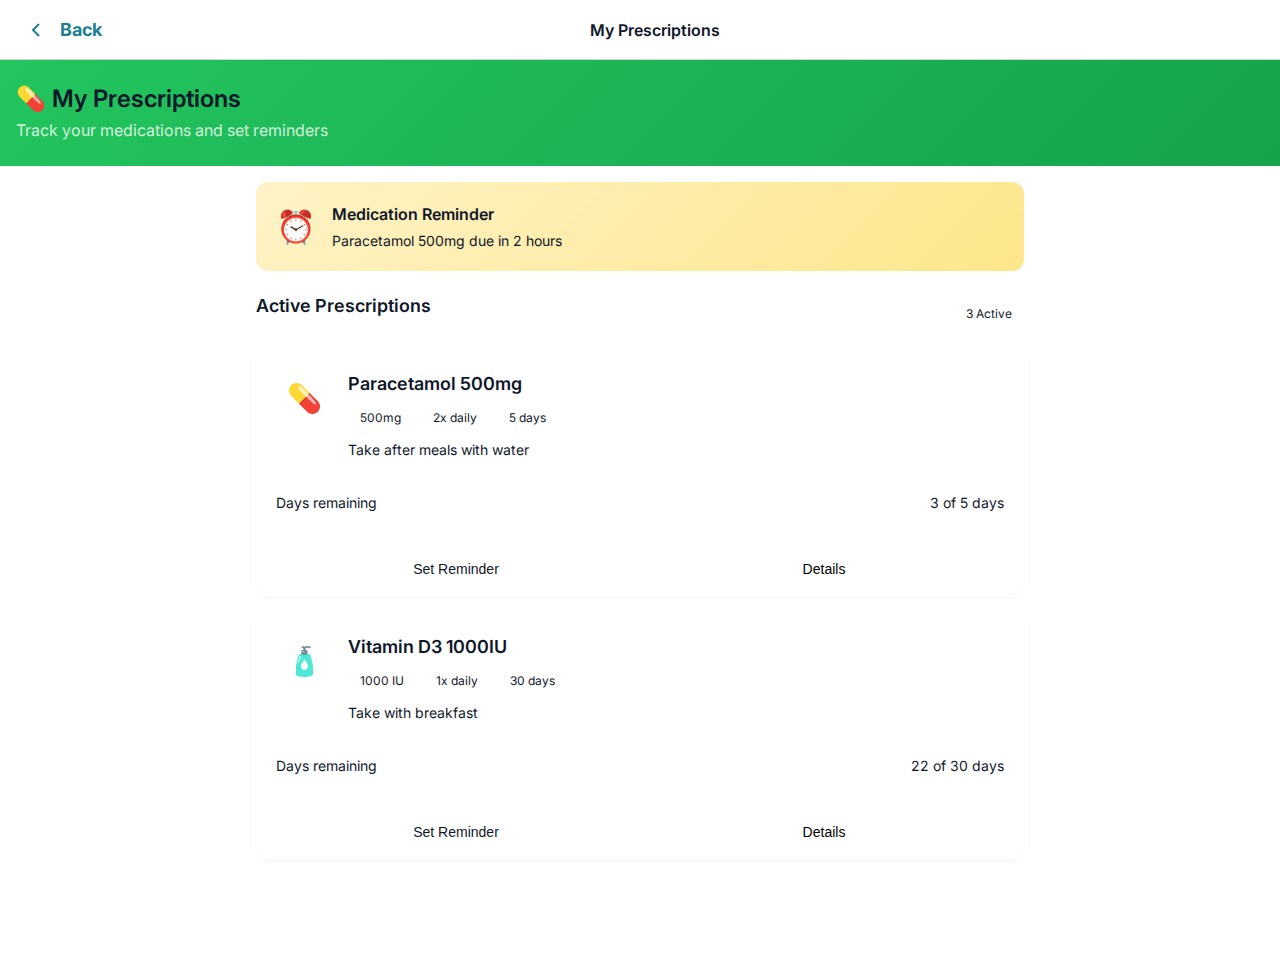
<file: frontend/pages/prescriptions.html>
<!DOCTYPE html>
<html lang="en">

<head>
    <meta charset="UTF-8">
    <meta name="viewport" content="width=device-width, initial-scale=1.0">
    <title>My Prescriptions - HealthCare AI</title>
    <link href="https://fonts.googleapis.com/css2?family=Inter:wght@400;500;600;700&display=swap" rel="stylesheet">
    <link rel="stylesheet" href="../css/style.css">
    <link rel="stylesheet" href="../css/components.css">
    <link rel="stylesheet" href="../css/responsive.css">
    <style>
        .page-header {
            background: linear-gradient(135deg, #22c55e 0%, #16a34a 100%);
            color: var(--white);
            padding: var(--space-6) var(--space-4);
        }

        .page-header h1 {
            color: var(--white);
            font-size: var(--font-size-2xl);
            margin-bottom: var(--space-1);
        }

        .page-header p {
            color: rgba(255, 255, 255, 0.8);
            margin: 0;
        }

        .content {
            max-width: 800px;
            margin: 0 auto;
            padding: var(--space-4);
            padding-bottom: 100px;
        }

        .section-header {
            display: flex;
            justify-content: space-between;
            align-items: center;
            margin: var(--space-6) 0 var(--space-4);
        }

        .section-title {
            font-size: var(--font-size-lg);
            font-weight: var(--font-weight-semibold);
        }

        .section-badge {
            padding: var(--space-1) var(--space-3);
            background: var(--success-bg);
            color: var(--success);
            border-radius: var(--radius-full);
            font-size: var(--font-size-xs);
        }

        .prescription-card {
            background: var(--white);
            border-radius: var(--radius-xl);
            box-shadow: var(--shadow-sm);
            margin-bottom: var(--space-4);
        }

        .prescription-main {
            display: flex;
            gap: var(--space-4);
            padding: var(--space-5);
        }

        .drug-icon {
            width: 56px;
            height: 56px;
            background: var(--success-bg);
            border-radius: var(--radius-xl);
            display: flex;
            align-items: center;
            justify-content: center;
            font-size: 1.75rem;
        }

        .prescription-info {
            flex: 1;
        }

        .drug-name {
            font-size: var(--font-size-lg);
            font-weight: var(--font-weight-semibold);
            margin-bottom: var(--space-2);
        }

        .drug-details {
            display: flex;
            flex-wrap: wrap;
            gap: var(--space-2);
            margin-bottom: var(--space-2);
        }

        .detail-badge {
            padding: var(--space-1) var(--space-3);
            background: var(--gray-100);
            border-radius: var(--radius-full);
            font-size: var(--font-size-xs);
        }

        .drug-instructions {
            font-size: var(--font-size-sm);
            color: var(--gray-500);
        }

        .prescription-progress {
            padding: var(--space-3) var(--space-5);
            background: var(--gray-50);
            border-top: 1px solid var(--gray-100);
        }

        .progress-header {
            display: flex;
            justify-content: space-between;
            margin-bottom: var(--space-2);
            font-size: var(--font-size-sm);
        }

        .progress-bar {
            height: 8px;
            background: var(--gray-200);
            border-radius: var(--radius-full);
        }

        .progress-fill {
            height: 100%;
            background: var(--success);
            border-radius: var(--radius-full);
        }

        .prescription-actions {
            display: flex;
            gap: var(--space-2);
            padding: var(--space-3) var(--space-5);
            border-top: 1px solid var(--gray-100);
        }

        .action-btn {
            flex: 1;
            padding: var(--space-2) var(--space-3);
            background: var(--white);
            border: 1px solid var(--gray-200);
            border-radius: var(--radius-lg);
            font-size: var(--font-size-sm);
            cursor: pointer;
            text-align: center;
        }

        .action-btn.primary {
            background: var(--success);
            border-color: var(--success);
            color: var(--white);
        }

        .reminder-alert {
            background: linear-gradient(135deg, #fef3c7, #fde68a);
            border-radius: var(--radius-xl);
            padding: var(--space-5);
            margin-bottom: var(--space-6);
            display: flex;
            gap: var(--space-4);
            align-items: center;
        }

        .reminder-icon {
            font-size: 2rem;
        }

        .reminder-content {
            flex: 1;
        }

        .reminder-title {
            font-weight: var(--font-weight-semibold);
            margin-bottom: var(--space-1);
        }

        .reminder-text {
            font-size: var(--font-size-sm);
            color: var(--gray-600);
            margin: 0;
        }
    </style>
</head>

<body>
    <nav class="navbar">
        <a href="patient-dashboard.html" class="navbar-brand">
            <svg width="24" height="24" viewBox="0 0 24 24" fill="none" stroke="currentColor" stroke-width="2">
                <polyline points="15 18 9 12 15 6"></polyline>
            </svg>
            Back
        </a>
        <span class="font-semibold">My Prescriptions</span>
        <div style="width: 48px;"></div>
    </nav>

    <div class="page-header">
        <h1>💊 My Prescriptions</h1>
        <p>Track your medications and set reminders</p>
    </div>

    <div class="content">
        <div class="reminder-alert">
            <div class="reminder-icon">⏰</div>
            <div class="reminder-content">
                <div class="reminder-title">Medication Reminder</div>
                <p class="reminder-text">Paracetamol 500mg due in 2 hours</p>
            </div>
        </div>

        <div class="section-header">
            <h2 class="section-title">Active Prescriptions</h2>
            <span class="section-badge">3 Active</span>
        </div>

        <div class="prescription-card">
            <div class="prescription-main">
                <div class="drug-icon">💊</div>
                <div class="prescription-info">
                    <div class="drug-name">Paracetamol 500mg</div>
                    <div class="drug-details">
                        <span class="detail-badge">500mg</span>
                        <span class="detail-badge">2x daily</span>
                        <span class="detail-badge">5 days</span>
                    </div>
                    <div class="drug-instructions">Take after meals with water</div>
                </div>
            </div>
            <div class="prescription-progress">
                <div class="progress-header">
                    <span>Days remaining</span>
                    <span>3 of 5 days</span>
                </div>
                <div class="progress-bar">
                    <div class="progress-fill" style="width: 40%"></div>
                </div>
            </div>
            <div class="prescription-actions">
                <button class="action-btn primary">Set Reminder</button>
                <button class="action-btn">Details</button>
            </div>
        </div>

        <div class="prescription-card">
            <div class="prescription-main">
                <div class="drug-icon" style="background: var(--warning-bg);">🧴</div>
                <div class="prescription-info">
                    <div class="drug-name">Vitamin D3 1000IU</div>
                    <div class="drug-details">
                        <span class="detail-badge">1000 IU</span>
                        <span class="detail-badge">1x daily</span>
                        <span class="detail-badge">30 days</span>
                    </div>
                    <div class="drug-instructions">Take with breakfast</div>
                </div>
            </div>
            <div class="prescription-progress">
                <div class="progress-header">
                    <span>Days remaining</span>
                    <span>22 of 30 days</span>
                </div>
                <div class="progress-bar">
                    <div class="progress-fill" style="width: 27%"></div>
                </div>
            </div>
            <div class="prescription-actions">
                <button class="action-btn primary">Set Reminder</button>
                <button class="action-btn">Details</button>
            </div>
        </div>
    </div>

    <nav class="bottom-nav">
        <a href="patient-dashboard.html" class="nav-item"><svg width="24" height="24" viewBox="0 0 24 24" fill="none"
                stroke="currentColor" stroke-width="2">
                <path d="M3 9l9-7 9 7v11a2 2 0 0 1-2 2H5a2 2 0 0 1-2-2z" />
            </svg>Home</a>
        <a href="consultation-chat.html" class="nav-item"><svg width="24" height="24" viewBox="0 0 24 24" fill="none"
                stroke="currentColor" stroke-width="2">
                <path d="M21 15a2 2 0 0 1-2 2H7l-4 4V5a2 2 0 0 1 2-2h14a2 2 0 0 1 2 2z" />
            </svg>Consult</a>
        <a href="consultations.html" class="nav-item"><svg width="24" height="24" viewBox="0 0 24 24" fill="none"
                stroke="currentColor" stroke-width="2">
                <path d="M14 2H6a2 2 0 0 0-2 2v16a2 2 0 0 0 2 2h12a2 2 0 0 0 2-2V8z" />
            </svg>History</a>
        <a href="#" class="nav-item"><svg width="24" height="24" viewBox="0 0 24 24" fill="none" stroke="currentColor"
                stroke-width="2">
                <circle cx="12" cy="7" r="4" />
                <path d="M20 21v-2a4 4 0 0 0-4-4H8a4 4 0 0 0-4 4v2" />
            </svg>Profile</a>
    </nav>
</body>

</html>
</file>
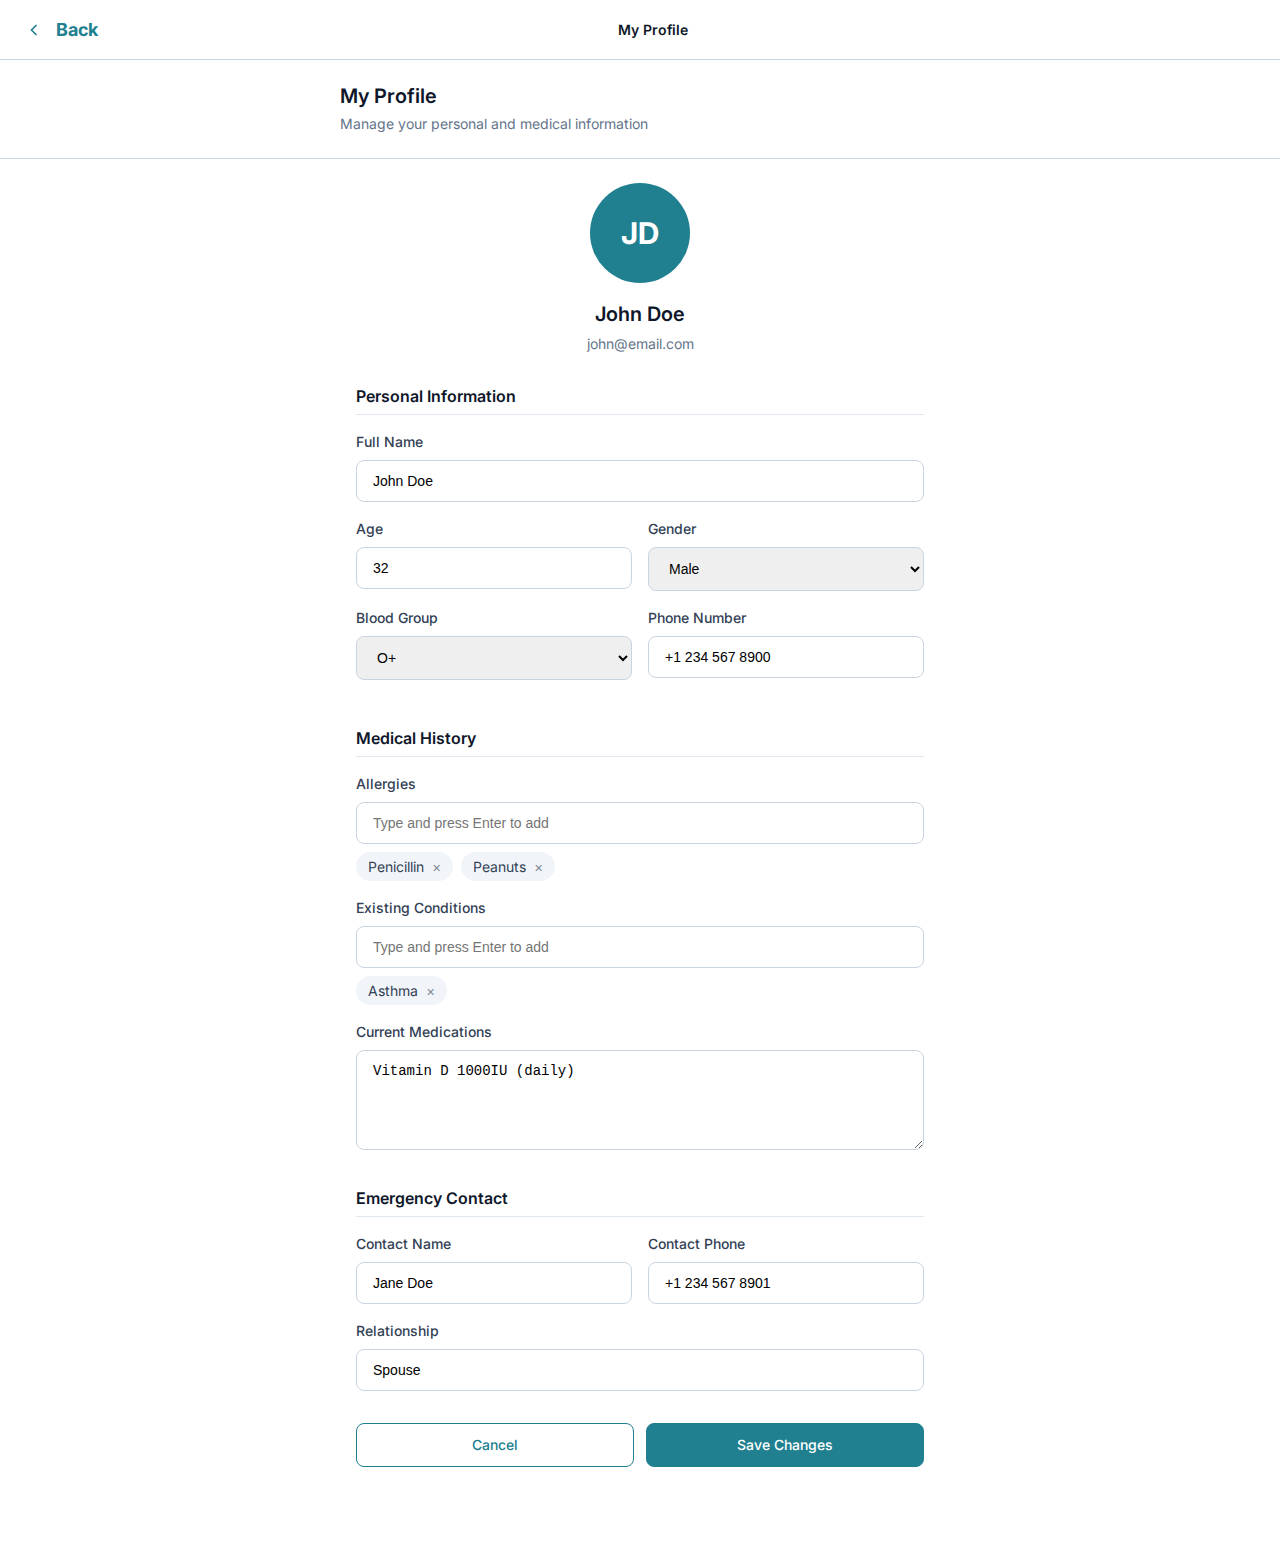
<file: frontend/pages/profile.html>
<!DOCTYPE html>
<html lang="en">

<head>
    <meta charset="UTF-8">
    <meta name="viewport" content="width=device-width, initial-scale=1.0">
    <title>My Profile - HealthCare AI</title>

    <link rel="preconnect" href="https://fonts.googleapis.com">
    <link rel="preconnect" href="https://fonts.gstatic.com" crossorigin>
    <link href="https://fonts.googleapis.com/css2?family=Inter:wght@400;500;600;700&display=swap" rel="stylesheet">

    <link rel="stylesheet" href="../css/style.css">
    <link rel="stylesheet" href="../css/components.css">
    <link rel="stylesheet" href="../css/responsive.css">

    <style>
        .page-container {
            min-height: 100vh;
            background: var(--color-white);
        }

        .page-header {
            background: var(--color-white);
            border-bottom: 1px solid var(--color-border);
            padding: var(--space-6) var(--space-4);
        }

        .page-header-content {
            max-width: 600px;
            margin: 0 auto;
        }

        .page-header h1 {
            color: var(--color-text);
            font-size: var(--font-size-xl);
            margin-bottom: var(--space-1);
        }

        .page-header p {
            color: var(--color-text-muted);
            margin: 0;
            font-size: var(--font-size-sm);
        }

        .content {
            max-width: 600px;
            margin: 0 auto;
            padding: var(--space-6) var(--space-4);
            padding-bottom: 100px;
        }

        .profile-avatar-section {
            text-align: center;
            margin-bottom: var(--space-8);
        }

        .profile-avatar {
            width: 100px;
            height: 100px;
            background: var(--color-primary);
            border-radius: var(--radius-full);
            display: flex;
            align-items: center;
            justify-content: center;
            margin: 0 auto var(--space-4);
            color: var(--color-white);
            font-size: var(--font-size-3xl);
            font-weight: var(--font-weight-bold);
        }

        .profile-name {
            font-size: var(--font-size-xl);
            font-weight: var(--font-weight-semibold);
            margin-bottom: var(--space-1);
        }

        .profile-email {
            font-size: var(--font-size-sm);
            color: var(--color-text-muted);
        }

        .form-section {
            margin-bottom: var(--space-8);
        }

        .section-title {
            font-size: var(--font-size-base);
            font-weight: var(--font-weight-semibold);
            margin-bottom: var(--space-4);
            padding-bottom: var(--space-2);
            border-bottom: 1px solid var(--color-border-light);
        }

        .form-row {
            display: grid;
            grid-template-columns: 1fr 1fr;
            gap: var(--space-4);
        }

        @media (max-width: 480px) {
            .form-row {
                grid-template-columns: 1fr;
            }
        }

        .form-group {
            margin-bottom: var(--space-4);
        }

        .form-group label {
            display: block;
            font-size: var(--font-size-sm);
            font-weight: var(--font-weight-medium);
            color: var(--color-text-light);
            margin-bottom: var(--space-2);
        }

        .form-group input,
        .form-group select,
        .form-group textarea {
            width: 100%;
            padding: var(--space-3) var(--space-4);
            border: 1px solid var(--color-border);
            border-radius: var(--radius-lg);
            font-size: var(--font-size-sm);
            transition: border-color var(--transition-fast);
        }

        .form-group input:focus,
        .form-group select:focus,
        .form-group textarea:focus {
            outline: none;
            border-color: var(--color-primary);
        }

        .form-group textarea {
            resize: vertical;
            min-height: 100px;
        }

        .chip-container {
            display: flex;
            flex-wrap: wrap;
            gap: var(--space-2);
            margin-top: var(--space-2);
        }

        .chip {
            display: inline-flex;
            align-items: center;
            gap: var(--space-2);
            padding: var(--space-1) var(--space-3);
            background: var(--color-bg-muted);
            border-radius: var(--radius-full);
            font-size: var(--font-size-sm);
            color: var(--color-text-light);
        }

        .chip-remove {
            cursor: pointer;
            opacity: 0.6;
        }

        .chip-remove:hover {
            opacity: 1;
        }

        .btn-group {
            display: flex;
            gap: var(--space-3);
            margin-top: var(--space-6);
        }

        .btn-group .btn {
            flex: 1;
        }
    </style>
</head>

<body>
    <div class="page-container">
        <nav class="navbar">
            <a href="patient-dashboard.html" class="navbar-brand">
                <svg width="20" height="20" viewBox="0 0 24 24" fill="none" stroke="currentColor" stroke-width="2">
                    <polyline points="15 18 9 12 15 6"></polyline>
                </svg>
                Back
            </a>
            <span class="font-semibold" style="font-size: var(--font-size-sm);">My Profile</span>
            <div style="width: 48px;"></div>
        </nav>

        <div class="page-header">
            <div class="page-header-content">
                <h1>My Profile</h1>
                <p>Manage your personal and medical information</p>
            </div>
        </div>

        <div class="content">
            <div class="profile-avatar-section">
                <div class="profile-avatar" id="avatar-initials">JD</div>
                <div class="profile-name" id="profile-name">John Doe</div>
                <div class="profile-email" id="profile-email">john@email.com</div>
            </div>

            <form id="profile-form">
                <div class="form-section">
                    <h3 class="section-title">Personal Information</h3>
                    <div class="form-group">
                        <label for="full-name">Full Name</label>
                        <input type="text" id="full-name" value="John Doe">
                    </div>
                    <div class="form-row">
                        <div class="form-group">
                            <label for="age">Age</label>
                            <input type="number" id="age" value="32">
                        </div>
                        <div class="form-group">
                            <label for="gender">Gender</label>
                            <select id="gender">
                                <option value="male" selected>Male</option>
                                <option value="female">Female</option>
                                <option value="other">Other</option>
                            </select>
                        </div>
                    </div>
                    <div class="form-row">
                        <div class="form-group">
                            <label for="blood-group">Blood Group</label>
                            <select id="blood-group">
                                <option value="">Select</option>
                                <option value="A+">A+</option>
                                <option value="A-">A-</option>
                                <option value="B+">B+</option>
                                <option value="B-">B-</option>
                                <option value="O+" selected>O+</option>
                                <option value="O-">O-</option>
                                <option value="AB+">AB+</option>
                                <option value="AB-">AB-</option>
                            </select>
                        </div>
                        <div class="form-group">
                            <label for="phone">Phone Number</label>
                            <input type="tel" id="phone" value="+1 234 567 8900">
                        </div>
                    </div>
                </div>

                <div class="form-section">
                    <h3 class="section-title">Medical History</h3>
                    <div class="form-group">
                        <label>Allergies</label>
                        <input type="text" id="allergy-input" placeholder="Type and press Enter to add">
                        <div class="chip-container" id="allergies-list">
                            <span class="chip">Penicillin <span class="chip-remove"
                                    onclick="removeChip(this)">×</span></span>
                            <span class="chip">Peanuts <span class="chip-remove"
                                    onclick="removeChip(this)">×</span></span>
                        </div>
                    </div>
                    <div class="form-group">
                        <label>Existing Conditions</label>
                        <input type="text" id="condition-input" placeholder="Type and press Enter to add">
                        <div class="chip-container" id="conditions-list">
                            <span class="chip">Asthma <span class="chip-remove"
                                    onclick="removeChip(this)">×</span></span>
                        </div>
                    </div>
                    <div class="form-group">
                        <label>Current Medications</label>
                        <textarea id="medications"
                            placeholder="List your current medications">Vitamin D 1000IU (daily)</textarea>
                    </div>
                </div>

                <div class="form-section">
                    <h3 class="section-title">Emergency Contact</h3>
                    <div class="form-row">
                        <div class="form-group">
                            <label for="emergency-name">Contact Name</label>
                            <input type="text" id="emergency-name" value="Jane Doe">
                        </div>
                        <div class="form-group">
                            <label for="emergency-phone">Contact Phone</label>
                            <input type="tel" id="emergency-phone" value="+1 234 567 8901">
                        </div>
                    </div>
                    <div class="form-group">
                        <label for="emergency-relation">Relationship</label>
                        <input type="text" id="emergency-relation" value="Spouse">
                    </div>
                </div>

                <div class="btn-group">
                    <button type="button" class="btn btn-secondary"
                        onclick="window.location.href='patient-dashboard.html'">Cancel</button>
                    <button type="submit" class="btn btn-primary">Save Changes</button>
                </div>
            </form>
        </div>

        <nav class="bottom-nav">
            <a href="patient-dashboard.html" class="nav-item">
                <svg width="20" height="20" viewBox="0 0 24 24" fill="none" stroke="currentColor" stroke-width="2">
                    <path d="M3 9l9-7 9 7v11a2 2 0 0 1-2 2H5a2 2 0 0 1-2-2z" />
                    <polyline points="9 22 9 12 15 12 15 22" />
                </svg>
                Home
            </a>
            <a href="consultation-chat.html" class="nav-item">
                <svg width="20" height="20" viewBox="0 0 24 24" fill="none" stroke="currentColor" stroke-width="2">
                    <path d="M21 15a2 2 0 0 1-2 2H7l-4 4V5a2 2 0 0 1 2-2h14a2 2 0 0 1 2 2z" />
                </svg>
                New Chat
            </a>
            <a href="consultations.html" class="nav-item">
                <svg width="20" height="20" viewBox="0 0 24 24" fill="none" stroke="currentColor" stroke-width="2">
                    <path d="M14 2H6a2 2 0 0 0-2 2v16a2 2 0 0 0 2 2h12a2 2 0 0 0 2-2V8z" />
                    <polyline points="14 2 14 8 20 8" />
                </svg>
                History
            </a>
            <a href="profile.html" class="nav-item active">
                <svg width="20" height="20" viewBox="0 0 24 24" fill="none" stroke="currentColor" stroke-width="2">
                    <path d="M20 21v-2a4 4 0 0 0-4-4H8a4 4 0 0 0-4 4v2" />
                    <circle cx="12" cy="7" r="4" />
                </svg>
                Profile
            </a>
        </nav>
    </div>

    <script src="../js/transitions.js"></script>
    <script>
        // Add chip functionality
        function setupChipInput(inputId, containerId) {
            const input = document.getElementById(inputId);
            const container = document.getElementById(containerId);

            input.addEventListener('keydown', (e) => {
                if (e.key === 'Enter') {
                    e.preventDefault();
                    const value = input.value.trim();
                    if (value) {
                        const chip = document.createElement('span');
                        chip.className = 'chip';
                        chip.innerHTML = `${value} <span class="chip-remove" onclick="removeChip(this)">×</span>`;
                        container.appendChild(chip);
                        input.value = '';
                    }
                }
            });
        }

        function removeChip(element) {
            element.parentElement.remove();
        }

        setupChipInput('allergy-input', 'allergies-list');
        setupChipInput('condition-input', 'conditions-list');

        // Form submit
        document.getElementById('profile-form').addEventListener('submit', (e) => {
            e.preventDefault();
            alert('Profile saved successfully!');
        });

        // Load user data from localStorage
        document.addEventListener('DOMContentLoaded', () => {
            const user = JSON.parse(localStorage.getItem('user') || '{}');
            if (user.name) {
                document.getElementById('profile-name').textContent = user.name;
                document.getElementById('full-name').value = user.name;
                document.getElementById('avatar-initials').textContent = user.name.split(' ').map(n => n[0]).join('').toUpperCase();
            }
            if (user.email) {
                document.getElementById('profile-email').textContent = user.email;
            }
        });
    </script>
</body>

</html>
</file>
<file: frontend/css/style.css>
/*
 * Healthcare AI - Professional Design System
 * Clean, minimal, healthcare-focused styling
 */

/* ==================== CSS VARIABLES ==================== */
:root {
  /* Primary Colors */
  --color-primary: #208090;
  --color-primary-dark: #1a6a78;
  --color-primary-light: #2a9aab;
  --color-primary-bg: rgba(32, 128, 144, 0.08);

  /* Semantic Colors */
  --color-success: #22C55E;
  --color-success-bg: rgba(34, 197, 94, 0.08);
  --color-warning: #F97316;
  --color-warning-bg: rgba(249, 115, 22, 0.08);
  --color-danger: #EF4444;
  --color-danger-bg: rgba(239, 68, 68, 0.08);
  --color-info: #3B82F6;
  --color-info-bg: rgba(59, 130, 246, 0.08);

  /* Neutral Colors - Slate Palette */
  --color-white: #FFFFFF;
  --color-text: #0F172A;
  --color-text-light: #334155;
  --color-text-muted: #64748B;
  --color-border: #CBD5E1;
  --color-border-light: #E2E8F0;
  --color-bg: #FFFFFF;
  --color-bg-subtle: #F8FAFC;
  --color-bg-muted: #F1F5F9;

  /* Typography */
  --font-family: 'Inter', -apple-system, BlinkMacSystemFont, 'Segoe UI', Roboto, sans-serif;
  --font-size-xs: 0.75rem;
  --font-size-sm: 0.875rem;
  --font-size-base: 1rem;
  --font-size-lg: 1.125rem;
  --font-size-xl: 1.25rem;
  --font-size-2xl: 1.5rem;
  --font-size-3xl: 1.875rem;
  --font-size-4xl: 2.25rem;
  --font-size-5xl: 3rem;

  --font-weight-normal: 400;
  --font-weight-medium: 500;
  --font-weight-semibold: 600;
  --font-weight-bold: 700;

  --line-height-tight: 1.25;
  --line-height-normal: 1.5;
  --line-height-relaxed: 1.75;

  /* Spacing */
  --space-1: 0.25rem;
  --space-2: 0.5rem;
  --space-3: 0.75rem;
  --space-4: 1rem;
  --space-5: 1.25rem;
  --space-6: 1.5rem;
  --space-8: 2rem;
  --space-10: 2.5rem;
  --space-12: 3rem;
  --space-16: 4rem;
  --space-20: 5rem;
  --space-24: 6rem;

  /* Border Radius */
  --radius-sm: 0.25rem;
  --radius-md: 0.375rem;
  --radius-lg: 0.5rem;
  --radius-xl: 0.75rem;
  --radius-2xl: 1rem;
  --radius-full: 9999px;

  /* Shadows */
  --shadow-sm: 0 1px 2px 0 rgba(0, 0, 0, 0.05);
  --shadow-md: 0 4px 6px -1px rgba(0, 0, 0, 0.07), 0 2px 4px -2px rgba(0, 0, 0, 0.05);
  --shadow-lg: 0 10px 15px -3px rgba(0, 0, 0, 0.08), 0 4px 6px -4px rgba(0, 0, 0, 0.04);
  --shadow-xl: 0 20px 25px -5px rgba(0, 0, 0, 0.08), 0 8px 10px -6px rgba(0, 0, 0, 0.04);

  /* Transitions */
  --transition-fast: 150ms ease;
  --transition-normal: 200ms ease;
  --transition-slow: 300ms ease;

  /* Z-Index */
  --z-dropdown: 100;
  --z-sticky: 200;
  --z-modal: 300;
  --z-toast: 400;
}

/* ==================== RESET & BASE ==================== */
*,
*::before,
*::after {
  box-sizing: border-box;
  margin: 0;
  padding: 0;
}

html {
  font-size: 16px;
  scroll-behavior: smooth;
  -webkit-text-size-adjust: 100%;
}

body {
  font-family: var(--font-family);
  font-size: var(--font-size-base);
  font-weight: var(--font-weight-normal);
  line-height: var(--line-height-normal);
  color: var(--color-text);
  background-color: var(--color-white);
  min-height: 100vh;
  -webkit-font-smoothing: antialiased;
  -moz-osx-font-smoothing: grayscale;
}

/* ==================== TYPOGRAPHY ==================== */
h1,
h2,
h3,
h4,
h5,
h6 {
  font-weight: var(--font-weight-semibold);
  line-height: var(--line-height-tight);
  color: var(--color-text);
  margin-bottom: var(--space-4);
}

h1 {
  font-size: var(--font-size-4xl);
}

h2 {
  font-size: var(--font-size-3xl);
}

h3 {
  font-size: var(--font-size-2xl);
}

h4 {
  font-size: var(--font-size-xl);
}

h5 {
  font-size: var(--font-size-lg);
}

h6 {
  font-size: var(--font-size-base);
}

p {
  margin-bottom: var(--space-4);
  color: var(--color-text-light);
}

a {
  color: var(--color-primary);
  text-decoration: none;
  transition: color var(--transition-fast);
}

a:hover {
  color: var(--color-primary-dark);
}

/* ==================== LAYOUT UTILITIES ==================== */
.container {
  width: 100%;
  max-width: 1200px;
  margin: 0 auto;
  padding: 0 var(--space-4);
}

.container-sm {
  max-width: 640px;
}

.container-md {
  max-width: 768px;
}

.container-lg {
  max-width: 1024px;
}

.container-xl {
  max-width: 1280px;
}

/* Flexbox */
.flex {
  display: flex;
}

.flex-col {
  flex-direction: column;
}

.flex-wrap {
  flex-wrap: wrap;
}

.items-center {
  align-items: center;
}

.items-start {
  align-items: flex-start;
}

.items-end {
  align-items: flex-end;
}

.justify-center {
  justify-content: center;
}

.justify-between {
  justify-content: space-between;
}

.justify-end {
  justify-content: flex-end;
}

.gap-1 {
  gap: var(--space-1);
}

.gap-2 {
  gap: var(--space-2);
}

.gap-3 {
  gap: var(--space-3);
}

.gap-4 {
  gap: var(--space-4);
}

.gap-6 {
  gap: var(--space-6);
}

.gap-8 {
  gap: var(--space-8);
}

/* Grid */
.grid {
  display: grid;
}

.grid-cols-1 {
  grid-template-columns: repeat(1, 1fr);
}

.grid-cols-2 {
  grid-template-columns: repeat(2, 1fr);
}

.grid-cols-3 {
  grid-template-columns: repeat(3, 1fr);
}

.grid-cols-4 {
  grid-template-columns: repeat(4, 1fr);
}

/* Spacing */
.m-0 {
  margin: 0;
}

.m-1 {
  margin: var(--space-1);
}

.m-2 {
  margin: var(--space-2);
}

.m-4 {
  margin: var(--space-4);
}

.mt-2 {
  margin-top: var(--space-2);
}

.mt-4 {
  margin-top: var(--space-4);
}

.mt-6 {
  margin-top: var(--space-6);
}

.mt-8 {
  margin-top: var(--space-8);
}

.mb-2 {
  margin-bottom: var(--space-2);
}

.mb-4 {
  margin-bottom: var(--space-4);
}

.mb-6 {
  margin-bottom: var(--space-6);
}

.mb-8 {
  margin-bottom: var(--space-8);
}

.mx-auto {
  margin-left: auto;
  margin-right: auto;
}

.p-0 {
  padding: 0;
}

.p-2 {
  padding: var(--space-2);
}

.p-4 {
  padding: var(--space-4);
}

.p-6 {
  padding: var(--space-6);
}

.p-8 {
  padding: var(--space-8);
}

.px-4 {
  padding-left: var(--space-4);
  padding-right: var(--space-4);
}

.py-4 {
  padding-top: var(--space-4);
  padding-bottom: var(--space-4);
}

.py-8 {
  padding-top: var(--space-8);
  padding-bottom: var(--space-8);
}

.py-12 {
  padding-top: var(--space-12);
  padding-bottom: var(--space-12);
}

.py-16 {
  padding-top: var(--space-16);
  padding-bottom: var(--space-16);
}

/* Text utilities */
.text-center {
  text-align: center;
}

.text-left {
  text-align: left;
}

.text-right {
  text-align: right;
}

.text-xs {
  font-size: var(--font-size-xs);
}

.text-sm {
  font-size: var(--font-size-sm);
}

.text-base {
  font-size: var(--font-size-base);
}

.text-lg {
  font-size: var(--font-size-lg);
}

.text-xl {
  font-size: var(--font-size-xl);
}

.text-2xl {
  font-size: var(--font-size-2xl);
}

.text-3xl {
  font-size: var(--font-size-3xl);
}

.font-medium {
  font-weight: var(--font-weight-medium);
}

.font-semibold {
  font-weight: var(--font-weight-semibold);
}

.font-bold {
  font-weight: var(--font-weight-bold);
}

/* Colors */
.text-primary {
  color: var(--color-primary);
}

.text-success {
  color: var(--color-success);
}

.text-warning {
  color: var(--color-warning);
}

.text-danger {
  color: var(--color-danger);
}

.text-muted {
  color: var(--color-text-muted);
}

.text-light {
  color: var(--color-text-light);
}

.text-dark {
  color: var(--color-text);
}

.text-white {
  color: var(--color-white);
}

.bg-white {
  background-color: var(--color-white);
}

.bg-subtle {
  background-color: var(--color-bg-subtle);
}

.bg-muted {
  background-color: var(--color-bg-muted);
}

.bg-primary {
  background-color: var(--color-primary);
}

/* Display */
.hidden {
  display: none;
}

.block {
  display: block;
}

.inline-block {
  display: inline-block;
}

.w-full {
  width: 100%;
}

.h-full {
  height: 100%;
}

.min-h-screen {
  min-height: 100vh;
}

/* ==================== ANIMATIONS ==================== */
@keyframes fadeIn {
  from {
    opacity: 0;
  }

  to {
    opacity: 1;
  }
}

@keyframes fadeInUp {
  from {
    opacity: 0;
    transform: translateY(10px);
  }

  to {
    opacity: 1;
    transform: translateY(0);
  }
}

@keyframes spin {
  from {
    transform: rotate(0deg);
  }

  to {
    transform: rotate(360deg);
  }
}

.animate-fadeIn {
  animation: fadeIn var(--transition-normal) ease-out;
}

.animate-fadeInUp {
  animation: fadeInUp var(--transition-slow) ease-out;
}

.animate-spin {
  animation: spin 1s linear infinite;
}

/* ==================== SCROLLBAR ==================== */
::-webkit-scrollbar {
  width: 8px;
  height: 8px;
}

::-webkit-scrollbar-track {
  background: var(--color-bg-muted);
}

::-webkit-scrollbar-thumb {
  background: var(--color-border);
  border-radius: var(--radius-full);
}

::-webkit-scrollbar-thumb:hover {
  background: var(--color-text-muted);
}

/* ==================== SELECTION ==================== */
::selection {
  background-color: var(--color-primary);
  color: var(--color-white);
}

/* ==================== FOCUS STYLES ==================== */
:focus-visible {
  outline: 2px solid var(--color-primary);
  outline-offset: 2px;
}

/* ==================== DIVIDER ==================== */
.divider {
  display: flex;
  align-items: center;
  text-align: center;
  color: var(--color-text-muted);
  font-size: var(--font-size-sm);
}

.divider::before,
.divider::after {
  content: '';
  flex: 1;
  border-bottom: 1px solid var(--color-border);
}

.divider::before {
  margin-right: var(--space-4);
}

.divider::after {
  margin-left: var(--space-4);
}

/* ==================== PRINT STYLES ==================== */
@media print {
  body {
    background: white;
    color: black;
  }

  .no-print {
    display: none !important;
  }
}
</file>
<file: frontend/css/components.css>
/*
 * Healthcare AI - UI Components
 * Clean, professional component styles
 */

/* ==================== BUTTONS ==================== */
.btn {
    display: inline-flex;
    align-items: center;
    justify-content: center;
    gap: var(--space-2);
    padding: var(--space-3) var(--space-5);
    min-height: 44px;
    font-family: var(--font-family);
    font-size: var(--font-size-sm);
    font-weight: var(--font-weight-medium);
    line-height: 1;
    text-align: center;
    text-decoration: none;
    border: 1px solid transparent;
    border-radius: var(--radius-lg);
    cursor: pointer;
    transition: all var(--transition-fast);
    white-space: nowrap;
}

.btn:disabled {
    opacity: 0.5;
    cursor: not-allowed;
}

.btn-primary {
    background-color: var(--color-primary);
    color: var(--color-white);
    border-color: var(--color-primary);
}

.btn-primary:hover:not(:disabled) {
    background-color: var(--color-primary-dark);
    border-color: var(--color-primary-dark);
}

.btn-secondary {
    background-color: var(--color-white);
    color: var(--color-primary);
    border-color: var(--color-primary);
}

.btn-secondary:hover:not(:disabled) {
    background-color: var(--color-primary-bg);
}

.btn-ghost {
    background: transparent;
    color: var(--color-text-light);
    border-color: transparent;
}

.btn-ghost:hover:not(:disabled) {
    background-color: var(--color-bg-muted);
    color: var(--color-text);
}

.btn-danger {
    background-color: var(--color-danger);
    color: var(--color-white);
    border-color: var(--color-danger);
}

.btn-danger:hover:not(:disabled) {
    background-color: #dc2626;
    border-color: #dc2626;
}

.btn-success {
    background-color: var(--color-success);
    color: var(--color-white);
    border-color: var(--color-success);
}

.btn-success:hover:not(:disabled) {
    background-color: #16a34a;
    border-color: #16a34a;
}

.btn-lg {
    padding: var(--space-4) var(--space-6);
    min-height: 48px;
    font-size: var(--font-size-base);
}

.btn-sm {
    padding: var(--space-2) var(--space-4);
    min-height: 36px;
    font-size: var(--font-size-sm);
}

.btn-icon {
    padding: var(--space-2);
    min-width: 40px;
    min-height: 40px;
}

.btn-full {
    width: 100%;
}

/* ==================== CARDS ==================== */
.card {
    background: var(--color-white);
    border: 1px solid var(--color-border);
    border-radius: var(--radius-xl);
    overflow: hidden;
    transition: box-shadow var(--transition-normal);
}

.card:hover {
    box-shadow: var(--shadow-md);
}

.card-clickable {
    cursor: pointer;
}

.card-clickable:hover {
    box-shadow: var(--shadow-lg);
}

.card-header {
    padding: var(--space-5) var(--space-6);
    border-bottom: 1px solid var(--color-border-light);
}

.card-body {
    padding: var(--space-6);
}

.card-footer {
    padding: var(--space-4) var(--space-6);
    background: var(--color-bg-subtle);
    border-top: 1px solid var(--color-border-light);
}

/* ==================== FORMS ==================== */
.form-group {
    margin-bottom: var(--space-5);
}

.form-label {
    display: block;
    margin-bottom: var(--space-2);
    font-size: var(--font-size-sm);
    font-weight: var(--font-weight-medium);
    color: var(--color-text);
}

.form-input,
.form-select,
.form-textarea {
    width: 100%;
    padding: var(--space-3) var(--space-4);
    min-height: 44px;
    font-family: var(--font-family);
    font-size: var(--font-size-base);
    color: var(--color-text);
    background: var(--color-white);
    border: 1px solid var(--color-border);
    border-radius: var(--radius-lg);
    transition: all var(--transition-fast);
}

.form-input:focus,
.form-select:focus,
.form-textarea:focus {
    outline: none;
    border-color: var(--color-primary);
    box-shadow: 0 0 0 3px var(--color-primary-bg);
}

.form-input::placeholder {
    color: var(--color-text-muted);
}

.form-input.error {
    border-color: var(--color-danger);
}

.form-input.success {
    border-color: var(--color-success);
}

.form-textarea {
    min-height: 120px;
    resize: vertical;
}

.form-select {
    appearance: none;
    background-image: url("data:image/svg+xml,%3Csvg xmlns='http://www.w3.org/2000/svg' width='24' height='24' viewBox='0 0 24 24' fill='none' stroke='%236B7280' stroke-width='2' stroke-linecap='round' stroke-linejoin='round'%3E%3Cpolyline points='6 9 12 15 18 9'%3E%3C/polyline%3E%3C/svg%3E");
    background-repeat: no-repeat;
    background-position: right var(--space-3) center;
    background-size: 18px;
    padding-right: var(--space-10);
}

.form-hint {
    margin-top: var(--space-2);
    font-size: var(--font-size-sm);
    color: var(--color-text-muted);
}

.form-error {
    margin-top: var(--space-2);
    font-size: var(--font-size-sm);
    color: var(--color-danger);
}

/* Input Group */
.input-group {
    position: relative;
    display: flex;
    align-items: center;
}

.input-group .form-input {
    padding-left: var(--space-12);
}

.input-icon {
    position: absolute;
    left: var(--space-4);
    color: var(--color-text-muted);
    pointer-events: none;
    display: flex;
    align-items: center;
}

.input-action {
    position: absolute;
    right: var(--space-2);
    padding: var(--space-2);
    background: transparent;
    border: none;
    color: var(--color-text-muted);
    cursor: pointer;
    display: flex;
    align-items: center;
}

.input-action:hover {
    color: var(--color-text-light);
}

/* Checkbox & Radio */
.form-check {
    display: flex;
    align-items: center;
    gap: var(--space-3);
    min-height: 44px;
    cursor: pointer;
}

.form-check-input {
    width: 18px;
    height: 18px;
    accent-color: var(--color-primary);
    cursor: pointer;
}

.form-check-label {
    font-size: var(--font-size-sm);
    color: var(--color-text-light);
    cursor: pointer;
}

/* ==================== BADGES ==================== */
.badge {
    display: inline-flex;
    align-items: center;
    gap: var(--space-1);
    padding: var(--space-1) var(--space-3);
    font-size: var(--font-size-xs);
    font-weight: var(--font-weight-medium);
    border-radius: var(--radius-full);
}

.badge-primary {
    background: var(--color-primary-bg);
    color: var(--color-primary);
}

.badge-success {
    background: var(--color-success-bg);
    color: var(--color-success);
}

.badge-warning {
    background: var(--color-warning-bg);
    color: var(--color-warning);
}

.badge-danger {
    background: var(--color-danger-bg);
    color: var(--color-danger);
}

.badge-gray {
    background: var(--color-bg-muted);
    color: var(--color-text-light);
}

/* ==================== AVATAR ==================== */
.avatar {
    display: flex;
    align-items: center;
    justify-content: center;
    width: 40px;
    height: 40px;
    border-radius: var(--radius-full);
    background: var(--color-primary);
    color: var(--color-white);
    font-weight: var(--font-weight-semibold);
    font-size: var(--font-size-sm);
}

.avatar-sm {
    width: 32px;
    height: 32px;
    font-size: var(--font-size-xs);
}

.avatar-lg {
    width: 48px;
    height: 48px;
    font-size: var(--font-size-base);
}

.avatar-xl {
    width: 64px;
    height: 64px;
    font-size: var(--font-size-xl);
}

.avatar img {
    width: 100%;
    height: 100%;
    object-fit: cover;
    border-radius: var(--radius-full);
}

/* ==================== MODAL ==================== */
.modal-overlay {
    position: fixed;
    inset: 0;
    background: rgba(0, 0, 0, 0.5);
    display: flex;
    align-items: center;
    justify-content: center;
    padding: var(--space-4);
    z-index: var(--z-modal);
    opacity: 0;
    visibility: hidden;
    transition: all var(--transition-normal);
}

.modal-overlay.active {
    opacity: 1;
    visibility: visible;
}

.modal {
    background: var(--color-white);
    border-radius: var(--radius-xl);
    box-shadow: var(--shadow-xl);
    width: 100%;
    max-width: 500px;
    max-height: 90vh;
    overflow: hidden;
    transform: scale(0.95);
    transition: transform var(--transition-normal);
}

.modal-overlay.active .modal {
    transform: scale(1);
}

.modal-header {
    display: flex;
    align-items: center;
    justify-content: space-between;
    padding: var(--space-4) var(--space-6);
    border-bottom: 1px solid var(--color-border-light);
}

.modal-title {
    font-size: var(--font-size-lg);
    font-weight: var(--font-weight-semibold);
    color: var(--color-text);
    margin: 0;
}

.modal-close {
    padding: var(--space-2);
    background: transparent;
    border: none;
    color: var(--color-text-muted);
    cursor: pointer;
    border-radius: var(--radius-md);
    transition: all var(--transition-fast);
    display: flex;
    align-items: center;
}

.modal-close:hover {
    background: var(--color-bg-muted);
    color: var(--color-text-light);
}

.modal-body {
    padding: var(--space-6);
    overflow-y: auto;
}

.modal-footer {
    display: flex;
    justify-content: flex-end;
    gap: var(--space-3);
    padding: var(--space-4) var(--space-6);
    border-top: 1px solid var(--color-border-light);
}

/* ==================== TOAST NOTIFICATIONS ==================== */
.toast-container {
    position: fixed;
    top: var(--space-4);
    right: var(--space-4);
    z-index: var(--z-toast);
    display: flex;
    flex-direction: column;
    gap: var(--space-3);
}

.toast {
    display: flex;
    align-items: flex-start;
    gap: var(--space-3);
    padding: var(--space-4);
    min-width: 320px;
    max-width: 420px;
    background: var(--color-white);
    border: 1px solid var(--color-border);
    border-radius: var(--radius-lg);
    box-shadow: var(--shadow-lg);
    animation: fadeInUp var(--transition-normal) ease-out;
}

.toast-icon {
    flex-shrink: 0;
    width: 20px;
    height: 20px;
}

.toast-content {
    flex: 1;
}

.toast-title {
    font-weight: var(--font-weight-medium);
    color: var(--color-text);
    margin-bottom: var(--space-1);
}

.toast-message {
    font-size: var(--font-size-sm);
    color: var(--color-text-light);
    margin: 0;
}

.toast-close {
    padding: var(--space-1);
    background: transparent;
    border: none;
    color: var(--color-text-muted);
    cursor: pointer;
}

.toast-success .toast-icon {
    color: var(--color-success);
}

.toast-error .toast-icon {
    color: var(--color-danger);
}

.toast-warning .toast-icon {
    color: var(--color-warning);
}

.toast-info .toast-icon {
    color: var(--color-info);
}

/* ==================== LOADER ==================== */
.loader {
    display: inline-block;
    width: 24px;
    height: 24px;
    border: 2px solid var(--color-border);
    border-top-color: var(--color-primary);
    border-radius: 50%;
    animation: spin 0.8s linear infinite;
}

.loader-sm {
    width: 16px;
    height: 16px;
}

.loader-lg {
    width: 40px;
    height: 40px;
    border-width: 3px;
}

.loader-overlay {
    position: fixed;
    inset: 0;
    background: rgba(255, 255, 255, 0.9);
    display: flex;
    align-items: center;
    justify-content: center;
    z-index: var(--z-modal);
}

/* ==================== NAVIGATION ==================== */
.navbar {
    position: sticky;
    top: 0;
    display: flex;
    align-items: center;
    justify-content: space-between;
    padding: var(--space-4) var(--space-6);
    background: var(--color-white);
    border-bottom: 1px solid var(--color-border);
    z-index: var(--z-sticky);
}

.navbar-brand {
    display: flex;
    align-items: center;
    gap: var(--space-3);
    font-size: var(--font-size-lg);
    font-weight: var(--font-weight-bold);
    color: var(--color-primary);
    text-decoration: none;
}

.navbar-brand:hover {
    color: var(--color-primary);
}

.navbar-nav {
    display: flex;
    align-items: center;
    gap: var(--space-8);
    list-style: none;
}

.nav-link {
    font-size: var(--font-size-sm);
    font-weight: var(--font-weight-medium);
    color: var(--color-text-light);
    text-decoration: none;
    transition: color var(--transition-fast);
}

.nav-link:hover,
.nav-link.active {
    color: var(--color-primary);
}

/* Sidebar */
.sidebar {
    position: fixed;
    left: 0;
    top: 0;
    bottom: 0;
    width: 260px;
    background: var(--color-white);
    border-right: 1px solid var(--color-border);
    padding: var(--space-6);
    z-index: var(--z-sticky);
    overflow-y: auto;
}

.sidebar-nav {
    list-style: none;
}

.sidebar-item {
    margin-bottom: var(--space-1);
}

.sidebar-link {
    display: flex;
    align-items: center;
    gap: var(--space-3);
    padding: var(--space-3) var(--space-4);
    color: var(--color-text-light);
    text-decoration: none;
    border-radius: var(--radius-lg);
    font-size: var(--font-size-sm);
    transition: all var(--transition-fast);
}

.sidebar-link:hover {
    background: var(--color-bg-subtle);
    color: var(--color-text);
}

.sidebar-link.active {
    background: var(--color-primary-bg);
    color: var(--color-primary);
    font-weight: var(--font-weight-medium);
}

/* Mobile Bottom Nav */
.bottom-nav {
    position: fixed;
    bottom: 0;
    left: 0;
    right: 0;
    display: flex;
    justify-content: space-around;
    padding: var(--space-2) var(--space-4);
    background: var(--color-white);
    border-top: 1px solid var(--color-border);
    z-index: var(--z-sticky);
}

.bottom-nav-item {
    display: flex;
    flex-direction: column;
    align-items: center;
    gap: var(--space-1);
    padding: var(--space-2);
    color: var(--color-text-muted);
    text-decoration: none;
    font-size: var(--font-size-xs);
    transition: color var(--transition-fast);
}

.bottom-nav-item.active,
.bottom-nav-item:hover {
    color: var(--color-primary);
}

/* ==================== CHAT BUBBLES ==================== */
.chat-container {
    display: flex;
    flex-direction: column;
    gap: var(--space-4);
    padding: var(--space-4);
}

.chat-message {
    display: flex;
    gap: var(--space-3);
    max-width: 80%;
    animation: fadeInUp var(--transition-normal) ease-out;
}

.chat-message.user {
    align-self: flex-end;
    flex-direction: row-reverse;
}

.chat-bubble {
    padding: var(--space-4);
    border-radius: var(--radius-xl);
    line-height: var(--line-height-relaxed);
    font-size: var(--font-size-sm);
}

.chat-message.ai .chat-bubble {
    background: var(--color-bg-subtle);
    border: 1px solid var(--color-border-light);
    color: var(--color-text);
}

.chat-message.user .chat-bubble {
    background: var(--color-primary);
    color: var(--color-white);
}

.chat-time {
    font-size: var(--font-size-xs);
    color: var(--color-text-muted);
    margin-top: var(--space-1);
}

.chat-input-container {
    display: flex;
    gap: var(--space-3);
    padding: var(--space-4);
    background: var(--color-white);
    border-top: 1px solid var(--color-border);
}

.chat-input {
    flex: 1;
    padding: var(--space-3) var(--space-4);
    border: 1px solid var(--color-border);
    border-radius: var(--radius-full);
    font-size: var(--font-size-sm);
    transition: border-color var(--transition-fast);
}

.chat-input:focus {
    outline: none;
    border-color: var(--color-primary);
}

.chat-send {
    min-width: 44px;
    min-height: 44px;
    background: var(--color-primary);
    color: var(--color-white);
    border: none;
    border-radius: var(--radius-full);
    cursor: pointer;
    display: flex;
    align-items: center;
    justify-content: center;
    transition: background var(--transition-fast);
}

.chat-send:hover {
    background: var(--color-primary-dark);
}

/* Typing Indicator */
.typing-indicator {
    display: flex;
    gap: 4px;
    padding: var(--space-3) var(--space-4);
}

.typing-indicator span {
    width: 8px;
    height: 8px;
    background: var(--color-text-muted);
    border-radius: 50%;
    animation: typingBounce 1.4s infinite ease-in-out both;
}

.typing-indicator span:nth-child(1) {
    animation-delay: -0.32s;
}

.typing-indicator span:nth-child(2) {
    animation-delay: -0.16s;
}

@keyframes typingBounce {

    0%,
    80%,
    100% {
        transform: scale(0.8);
        opacity: 0.5;
    }

    40% {
        transform: scale(1);
        opacity: 1;
    }
}

/* ==================== TABLES ==================== */
.table-container {
    overflow-x: auto;
    border: 1px solid var(--color-border);
    border-radius: var(--radius-lg);
}

.table {
    width: 100%;
    border-collapse: collapse;
    font-size: var(--font-size-sm);
}

.table th,
.table td {
    padding: var(--space-3) var(--space-4);
    text-align: left;
    border-bottom: 1px solid var(--color-border-light);
}

.table th {
    font-weight: var(--font-weight-medium);
    color: var(--color-text-light);
    background: var(--color-bg-subtle);
}

.table tbody tr:last-child td {
    border-bottom: none;
}

.table tbody tr:hover {
    background: var(--color-bg-subtle);
}

/* ==================== EMPTY STATE ==================== */
.empty-state {
    padding: var(--space-12) var(--space-6);
    text-align: center;
}

.empty-state-icon {
    width: 64px;
    height: 64px;
    margin: 0 auto var(--space-4);
    color: var(--color-text-muted);
}

.empty-state-title {
    font-size: var(--font-size-lg);
    font-weight: var(--font-weight-medium);
    color: var(--color-text);
    margin-bottom: var(--space-2);
}

.empty-state-text {
    color: var(--color-text-muted);
    margin-bottom: var(--space-6);
}

/* ==================== ICON STYLES ==================== */
.icon {
    display: inline-flex;
    align-items: center;
    justify-content: center;
    flex-shrink: 0;
}

.icon-sm {
    width: 16px;
    height: 16px;
}

.icon-md {
    width: 20px;
    height: 20px;
}

.icon-lg {
    width: 24px;
    height: 24px;
}

.icon-xl {
    width: 32px;
    height: 32px;
}

.icon-box {
    display: flex;
    align-items: center;
    justify-content: center;
    width: 48px;
    height: 48px;
    border-radius: var(--radius-lg);
    background: var(--color-primary-bg);
    color: var(--color-primary);
}

.icon-box-sm {
    width: 40px;
    height: 40px;
}

.icon-box-lg {
    width: 56px;
    height: 56px;
}

.icon-box-success {
    background: var(--color-success-bg);
    color: var(--color-success);
}

.icon-box-warning {
    background: var(--color-warning-bg);
    color: var(--color-warning);
}

.icon-box-danger {
    background: var(--color-danger-bg);
    color: var(--color-danger);
}

/* ==================== RESPONSIVE HELPERS ==================== */
.hide-mobile {
    display: none;
}

.show-mobile {
    display: block;
}

@media (min-width: 768px) {
    .hide-mobile {
        display: flex;
    }

    .show-mobile {
        display: none;
    }
}
</file>
<file: frontend/css/responsive.css>
/*
 * Healthcare Triage - Responsive Styles
 * Mobile-first responsive design
 */

/* ==================== MOBILE (Default) ==================== */
/* Base styles are mobile-first in style.css */

/* Hide on mobile */
.hide-mobile {
    display: none;
}

.show-mobile {
    display: block;
}

/* Mobile layout adjustments */
.sidebar {
    transform: translateX(-100%);
    transition: transform var(--transition-normal);
}

.sidebar.open {
    transform: translateX(0);
}

.main-content {
    padding-bottom: 80px;
    /* Space for bottom nav */
}

/* Mobile grid */
.grid-cols-2,
.grid-cols-3,
.grid-cols-4 {
    grid-template-columns: 1fr;
}

/* Mobile typography */
h1 {
    font-size: var(--font-size-2xl);
}

h2 {
    font-size: var(--font-size-xl);
}

h3 {
    font-size: var(--font-size-lg);
}

/* Mobile cards */
.card-body {
    padding: var(--space-4);
}

/* Mobile chat */
.chat-message {
    max-width: 90%;
}

/* Mobile table */
.table-responsive {
    display: block;
    width: 100%;
    overflow-x: auto;
    -webkit-overflow-scrolling: touch;
}

/* Mobile modal */
.modal {
    max-width: calc(100% - var(--space-8));
    max-height: calc(100vh - var(--space-8));
}

/* ==================== TABLET (768px+) ==================== */
@media (min-width: 768px) {
    .container {
        padding: 0 var(--space-6);
    }

    /* Show/hide classes */
    .hide-tablet {
        display: none;
    }

    .show-tablet {
        display: block;
    }

    /* Tablet grid */
    .grid-cols-2 {
        grid-template-columns: repeat(2, 1fr);
    }

    .grid-cols-3 {
        grid-template-columns: repeat(2, 1fr);
    }

    .grid-cols-4 {
        grid-template-columns: repeat(2, 1fr);
    }

    /* Tablet typography */
    h1 {
        font-size: var(--font-size-3xl);
    }

    h2 {
        font-size: var(--font-size-2xl);
    }

    h3 {
        font-size: var(--font-size-xl);
    }

    /* Tablet cards */
    .card-body {
        padding: var(--space-6);
    }

    /* Tablet forms */
    .form-row {
        display: flex;
        gap: var(--space-4);
    }

    .form-row .form-group {
        flex: 1;
    }

    /* Tablet chat */
    .chat-message {
        max-width: 75%;
    }

    /* Tablet modal */
    .modal {
        max-width: 500px;
    }

    .modal-lg {
        max-width: 700px;
    }
}

/* ==================== DESKTOP (1024px+) ==================== */
@media (min-width: 1024px) {
    .container {
        padding: 0 var(--space-8);
    }

    /* Show/hide classes */
    .hide-desktop {
        display: none;
    }

    .show-desktop {
        display: block;
    }

    .hide-mobile {
        display: block;
    }

    .show-mobile {
        display: none;
    }

    /* Desktop grid */
    .grid-cols-3 {
        grid-template-columns: repeat(3, 1fr);
    }

    .grid-cols-4 {
        grid-template-columns: repeat(4, 1fr);
    }

    /* Desktop typography */
    h1 {
        font-size: var(--font-size-4xl);
    }

    h2 {
        font-size: var(--font-size-3xl);
    }

    h3 {
        font-size: var(--font-size-2xl);
    }

    /* Sidebar layout */
    .sidebar {
        transform: translateX(0);
    }

    .layout-sidebar {
        display: flex;
    }

    .layout-sidebar .sidebar {
        position: fixed;
        width: 260px;
    }

    .layout-sidebar .main-content {
        margin-left: 260px;
        padding-bottom: 0;
    }

    /* Hide bottom nav on desktop */
    .bottom-nav {
        display: none;
    }

    /* Desktop cards */
    .card-body {
        padding: var(--space-8);
    }

    /* Desktop chat */
    .chat-message {
        max-width: 60%;
    }

    /* Desktop modal */
    .modal-lg {
        max-width: 800px;
    }

    .modal-xl {
        max-width: 1000px;
    }

    /* Hover effects (desktop only) */
    .btn:hover:not(:disabled) {
        transform: translateY(-2px);
    }

    .card-clickable:hover {
        transform: translateY(-4px);
    }
}

/* ==================== LARGE DESKTOP (1280px+) ==================== */
@media (min-width: 1280px) {
    .container {
        max-width: 1200px;
    }

    .container-xl {
        max-width: 1400px;
    }

    /* Larger sidebar */
    .layout-sidebar .sidebar {
        width: 280px;
    }

    .layout-sidebar .main-content {
        margin-left: 280px;
    }
}

/* ==================== PRINT STYLES ==================== */
@media print {

    .sidebar,
    .bottom-nav,
    .navbar,
    .btn,
    .no-print {
        display: none !important;
    }

    .main-content {
        margin: 0 !important;
        padding: 0 !important;
    }

    .card {
        box-shadow: none;
        border: 1px solid var(--gray-300);
    }

    body {
        font-size: 12pt;
        color: black;
        background: white;
    }

    h1,
    h2,
    h3,
    h4,
    h5,
    h6 {
        page-break-after: avoid;
    }

    table,
    figure {
        page-break-inside: avoid;
    }
}

/* ==================== REDUCED MOTION ==================== */
@media (prefers-reduced-motion: reduce) {

    *,
    *::before,
    *::after {
        animation-duration: 0.01ms !important;
        animation-iteration-count: 1 !important;
        transition-duration: 0.01ms !important;
    }
}

/* ==================== DARK MODE (Optional) ==================== */
@media (prefers-color-scheme: dark) {
    :root {
        --gray-50: #1e293b;
        --gray-100: #334155;
        --gray-200: #475569;
        --gray-300: #64748b;
        --gray-400: #94a3b8;
        --gray-500: #cbd5e1;
        --gray-600: #e2e8f0;
        --gray-700: #f1f5f9;
        --gray-800: #f8fafc;
        --gray-900: #ffffff;
        --white: #0f172a;
    }

    body {
        background-color: #0f172a;
    }

    .card {
        background: #1e293b;
    }

    .form-input,
    .form-select,
    .form-textarea {
        background: #1e293b;
        border-color: #475569;
        color: #f8fafc;
    }
}

/* ==================== LANDSCAPE MOBILE ==================== */
@media (max-height: 500px) and (orientation: landscape) {
    .navbar {
        padding: var(--space-2) var(--space-4);
    }

    .bottom-nav {
        padding: var(--space-1) var(--space-4);
    }

    .main-content {
        padding-bottom: 60px;
    }

    h1 {
        font-size: var(--font-size-xl);
    }

    h2 {
        font-size: var(--font-size-lg);
    }
}

/* ==================== HIGH CONTRAST ==================== */
@media (prefers-contrast: high) {
    :root {
        --primary: #0066aa;
        --success: #008800;
        --warning: #cc5500;
        --danger: #cc0000;
    }

    .btn {
        border-width: 3px;
    }

    .form-input,
    .form-select,
    .form-textarea {
        border-width: 3px;
    }
}

/* ==================== TOUCH DEVICE OPTIMIZATIONS ==================== */
@media (hover: none) and (pointer: coarse) {

    /* Larger touch targets */
    .btn {
        min-height: 48px;
        min-width: 48px;
    }

    .form-input,
    .form-select {
        min-height: 48px;
    }

    .nav-link,
    .sidebar-link {
        padding: var(--space-4);
    }

    /* Remove hover effects */
    .btn:hover {
        transform: none;
    }

    .card-clickable:hover {
        transform: none;
    }
}
</file>
